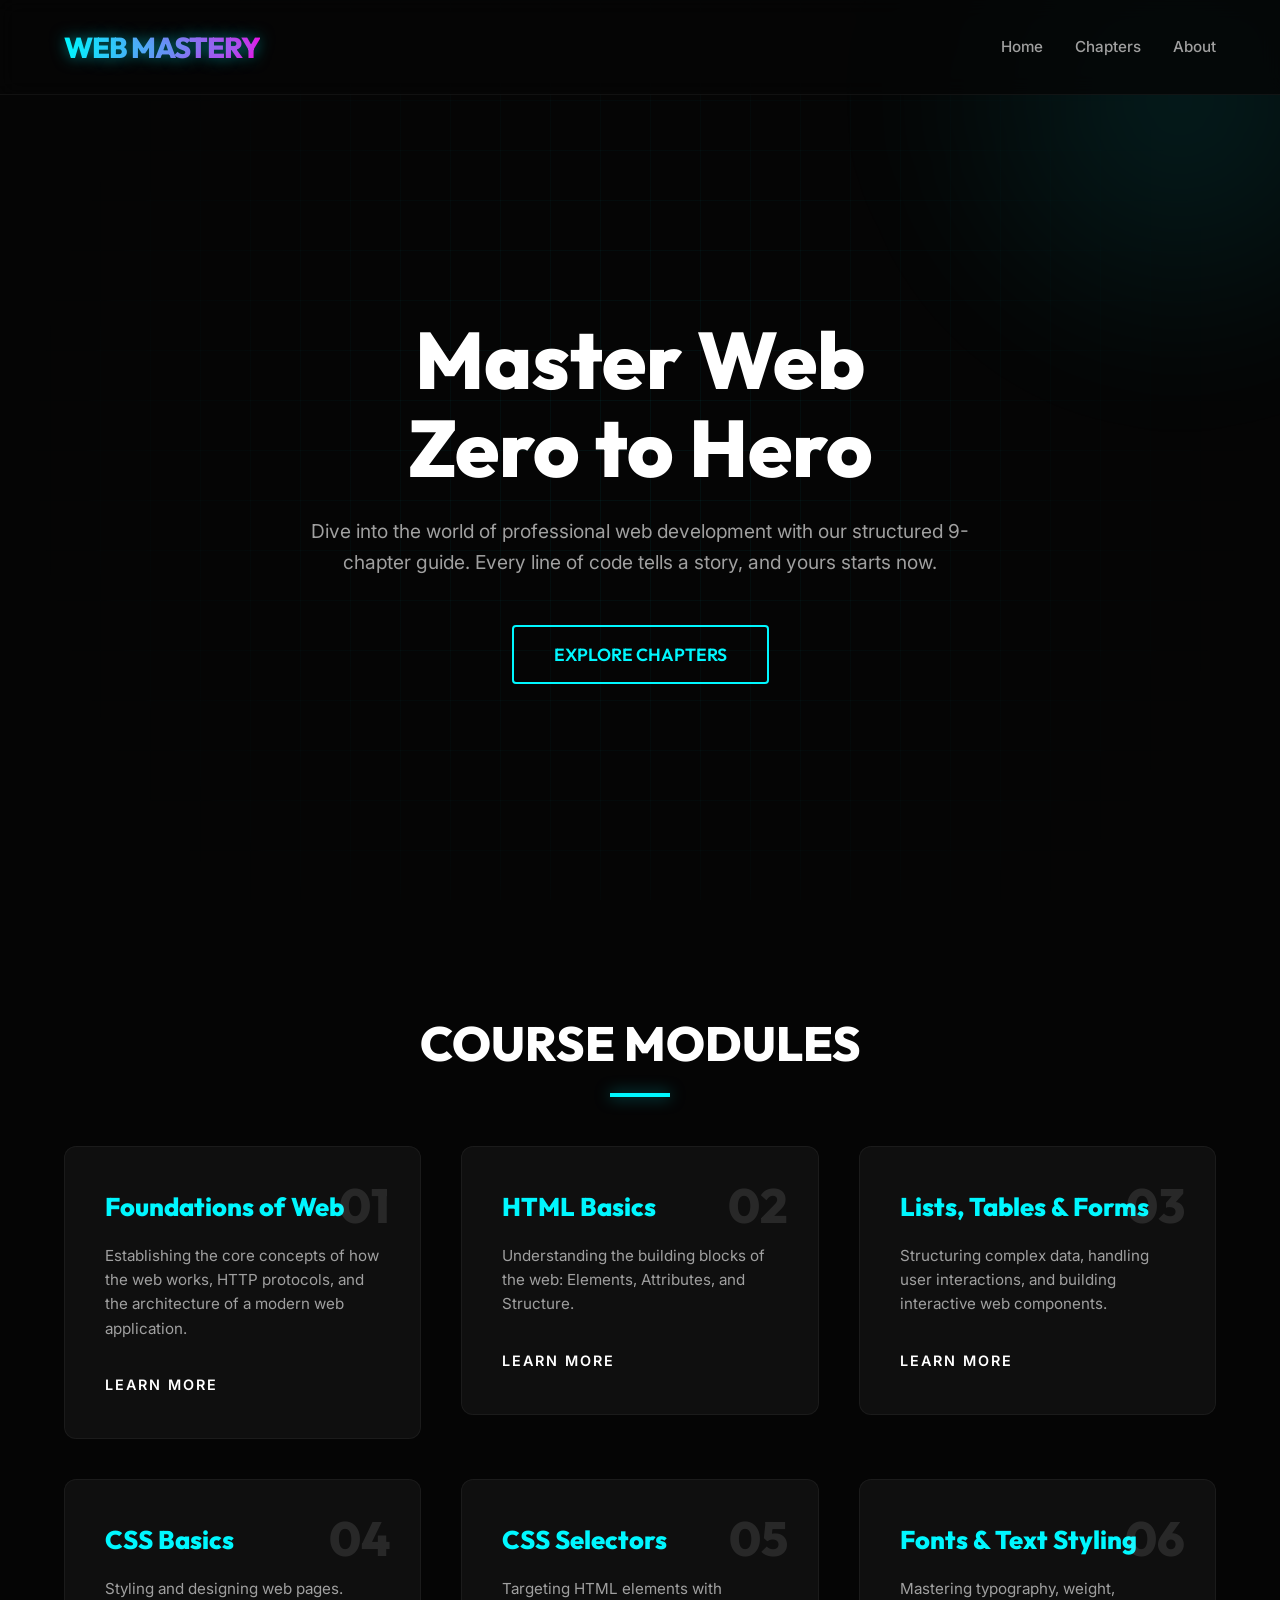
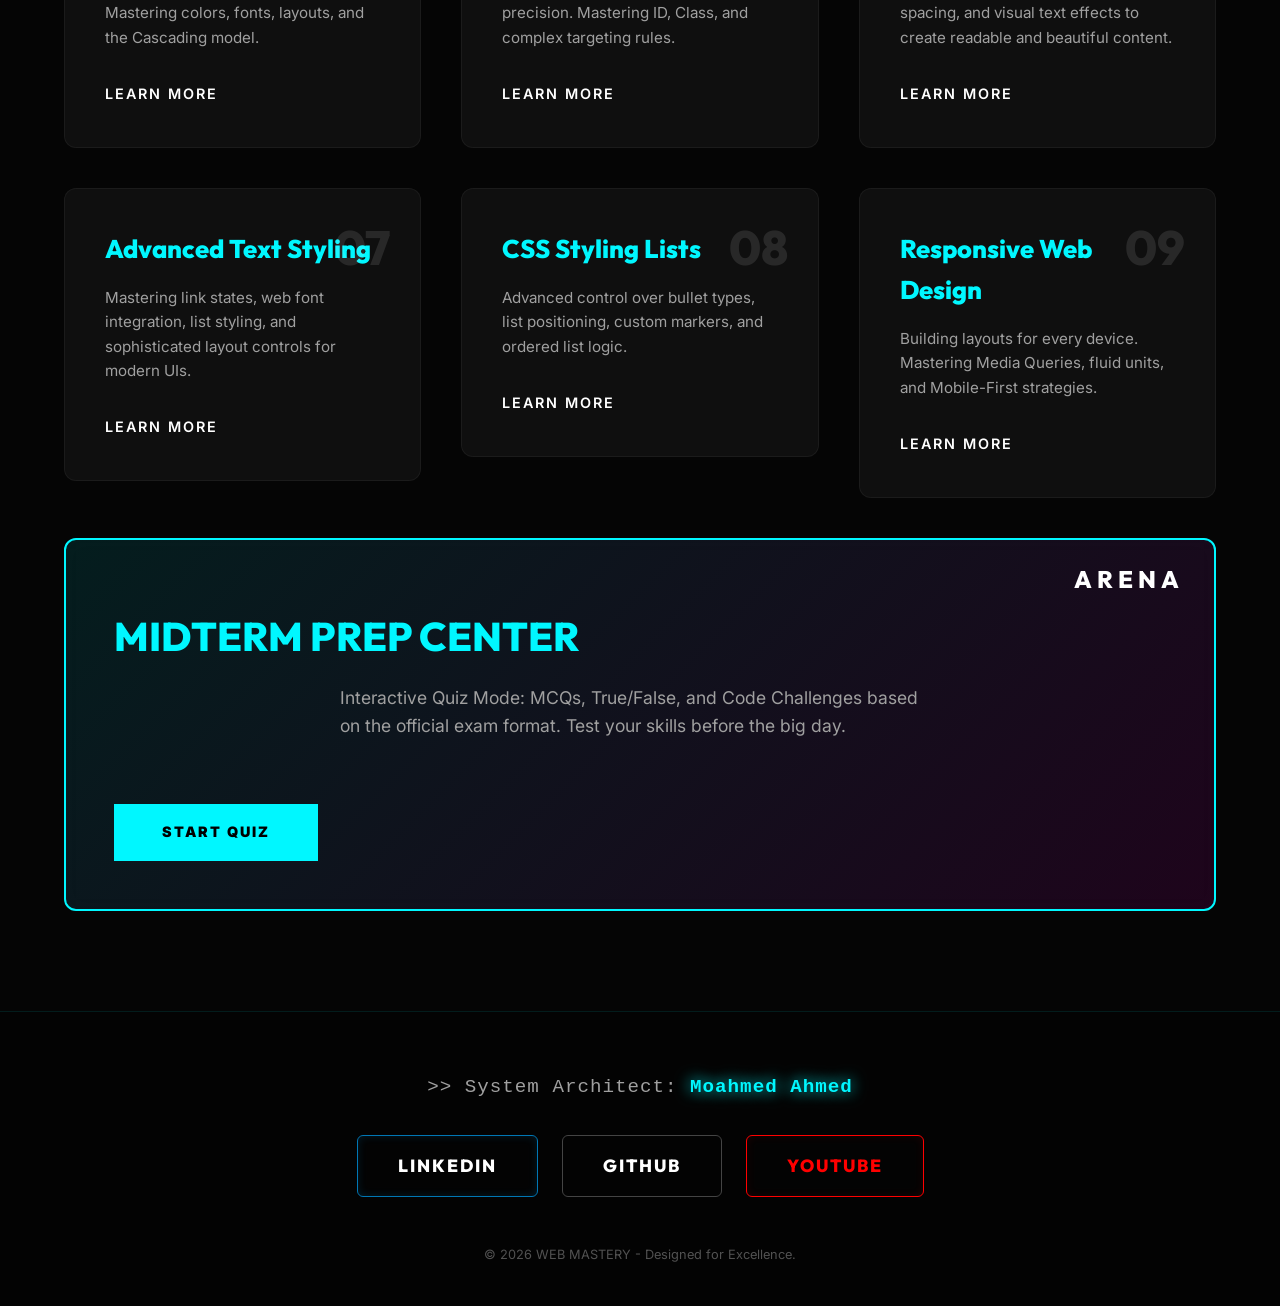
<file: index.html>
<!DOCTYPE html>
<html lang="en">
<head>
    <meta charset="UTF-8">
    <meta name="viewport" content="width=device-width, initial-scale=1.0">
    <title>Master Web | Zero to Hero</title>
    <meta name="description" content="A premium interactive guide to mastering Web Development. Covering 9 essential chapters with a futuristic, cyber-inspired interface.">
    <link rel="stylesheet" href="styles.css">
</head>
<body>
    <div class="bg-grid"></div>
    <div class="bg-noise"></div>
    <div class="bg-glow"></div>

    <nav>
        <div class="logo">WEB MASTERY</div>
        <ul class="nav-links">
            <li><a href="#home">Home</a></li>
            <li><a href="#chapters">Chapters</a></li>
            <li><a href="#about">About</a></li>
        </ul>
    </nav>

    <header class="hero" id="home">
        <h1>Master Web<br><span class="accent">Zero</span> to Hero</h1>
        <p>Dive into the world of professional web development with our structured 9-chapter guide. Every line of code tells a story, and yours starts now.</p>
        <button class="btn-primary" onclick="document.getElementById('chapters').scrollIntoView({behavior: 'smooth'})">EXPLORE CHAPTERS</button>
    </header>

    <section class="chapters" id="chapters">
        <h2 class="section-title">COURSE MODULES</h2>
        <div class="grid">
            <!-- Chapter 1 -->
            <a href="chapter1.html" class="card-link">
                <div class="card">
                    <div class="card-num">01</div>
                    <h3>Foundations of Web</h3>
                    <p>Establishing the core concepts of how the web works, HTTP protocols, and the architecture of a modern web application.</p>
                    <div class="explore-btn">LEARN MORE</div>
                </div>
            </a>
            <!-- Chapter 2 -->
            <a href="chapter2.html" class="card-link">
                <div class="card">
                    <div class="card-num">02</div>
                    <h3>HTML Basics</h3>
                    <p>Understanding the building blocks of the web: Elements, Attributes, and Structure.</p>
                    <div class="explore-btn">LEARN MORE</div>
                </div>
            </a>
            <!-- Chapter 3 -->
            <a href="chapter3.html" class="card-link">
                <div class="card">
                    <div class="card-num">03</div>
                    <h3>Lists, Tables & Forms</h3>
                    <p>Structuring complex data, handling user interactions, and building interactive web components.</p>
                    <div class="explore-btn">LEARN MORE</div>
                </div>
            </a>
            <!-- Chapter 4 -->
            <a href="chapter4.html" class="card-link">
                <div class="card">
                    <div class="card-num">04</div>
                    <h3>CSS Basics</h3>
                    <p>Styling and designing web pages. Mastering colors, fonts, layouts, and the Cascading model.</p>
                    <div class="explore-btn">LEARN MORE</div>
                </div>
            </a>
            <!-- Chapter 5 -->
            <a href="chapter5.html" class="card-link">
                <div class="card">
                    <div class="card-num">05</div>
                    <h3>CSS Selectors</h3>
                    <p>Targeting HTML elements with precision. Mastering ID, Class, and complex targeting rules.</p>
                    <div class="explore-btn">LEARN MORE</div>
                </div>
            </a>
            <!-- Chapter 6 -->
            <a href="chapter6.html" class="card-link">
                <div class="card">
                    <div class="card-num">06</div>
                    <h3>Fonts & Text Styling</h3>
                    <p>Mastering typography, weight, spacing, and visual text effects to create readable and beautiful content.</p>
                    <div class="explore-btn">LEARN MORE</div>
                </div>
            </a>
            <!-- Chapter 7 -->
            <a href="chapter7.html" class="card-link">
                <div class="card">
                    <div class="card-num">07</div>
                    <h3>Advanced Text Styling</h3>
                    <p>Mastering link states, web font integration, list styling, and sophisticated layout controls for modern UIs.</p>
                    <div class="explore-btn">LEARN MORE</div>
                </div>
            </a>
            <!-- Chapter 8 -->
            <a href="chapter8.html" class="card-link">
                <div class="card">
                    <div class="card-num">08</div>
                    <h3>CSS Styling Lists</h3>
                    <p>Advanced control over bullet types, list positioning, custom markers, and ordered list logic.</p>
                    <div class="explore-btn">LEARN MORE</div>
                </div>
            </a>
            <!-- Chapter 9 -->
            <a href="chapter9.html" class="card-link">
                <div class="card">
                    <div class="card-num">09</div>
                    <h3>Responsive Web Design</h3>
                    <p>Building layouts for every device. Mastering Media Queries, fluid units, and Mobile-First strategies.</p>
                    <div class="explore-btn">LEARN MORE</div>
                </div>
            </a>
            <!-- PRACTICE ARENA -->
            <a href="practice.html" class="card-link" style="grid-column: 1 / -1;">
                <div class="card" style="background: linear-gradient(135deg, rgba(0, 247, 255, 0.1), rgba(255, 0, 229, 0.1)); border: 2px solid var(--primary); padding: 3rem;">
                    <div class="card-num" style="opacity: 1; font-size: 1.5rem; letter-spacing: 5px;">ARENA</div>
                    <h3 style="font-size: 2.5rem; margin: 1rem 0;">MIDTERM PREP CENTER</h3>
                    <p style="font-size: 1.1rem; max-width: 600px; margin: 0 auto 2rem;">Interactive Quiz Mode: MCQs, True/False, and Code Challenges based on the official exam format. Test your skills before the big day.</p>
                    <div class="explore-btn" style="background: var(--primary); color: #000; font-weight: 900; padding: 1rem 3rem;">START QUIZ</div>
                </div>
            </a>
        </div>
    </section>

    <footer class="social-footer">
        <div class="architect-info">
            &gt;&gt; System Architect: <span class="architect-name">Moahmed Ahmed</span>
        </div>
        <div class="social-btns">
            <a href="https://www.linkedin.com/in/moahmed-ahmed-02523532b?utm_source=share&utm_campaign=share_via&utm_content=profile&utm_medium=android_app" target="_blank" class="social-btn linkedin">Linkedin</a>
            <a href="https://github.com/supermohamed55555-hash" target="_blank" class="social-btn github">Github</a>
            <a href="https://youtube.com/@moahmedahmed9619?si=KhrSEPUL35puGBmr" target="_blank" class="social-btn youtube">Youtube</a>
        </div>
        <p class="copyright" style="margin-top: 3rem; opacity: 0.5; font-size: 0.8rem;">&copy; 2026 WEB MASTERY - Designed for Excellence.</p>
    </footer>


    <script src="script.js"></script>
</body>
</html>
</file>
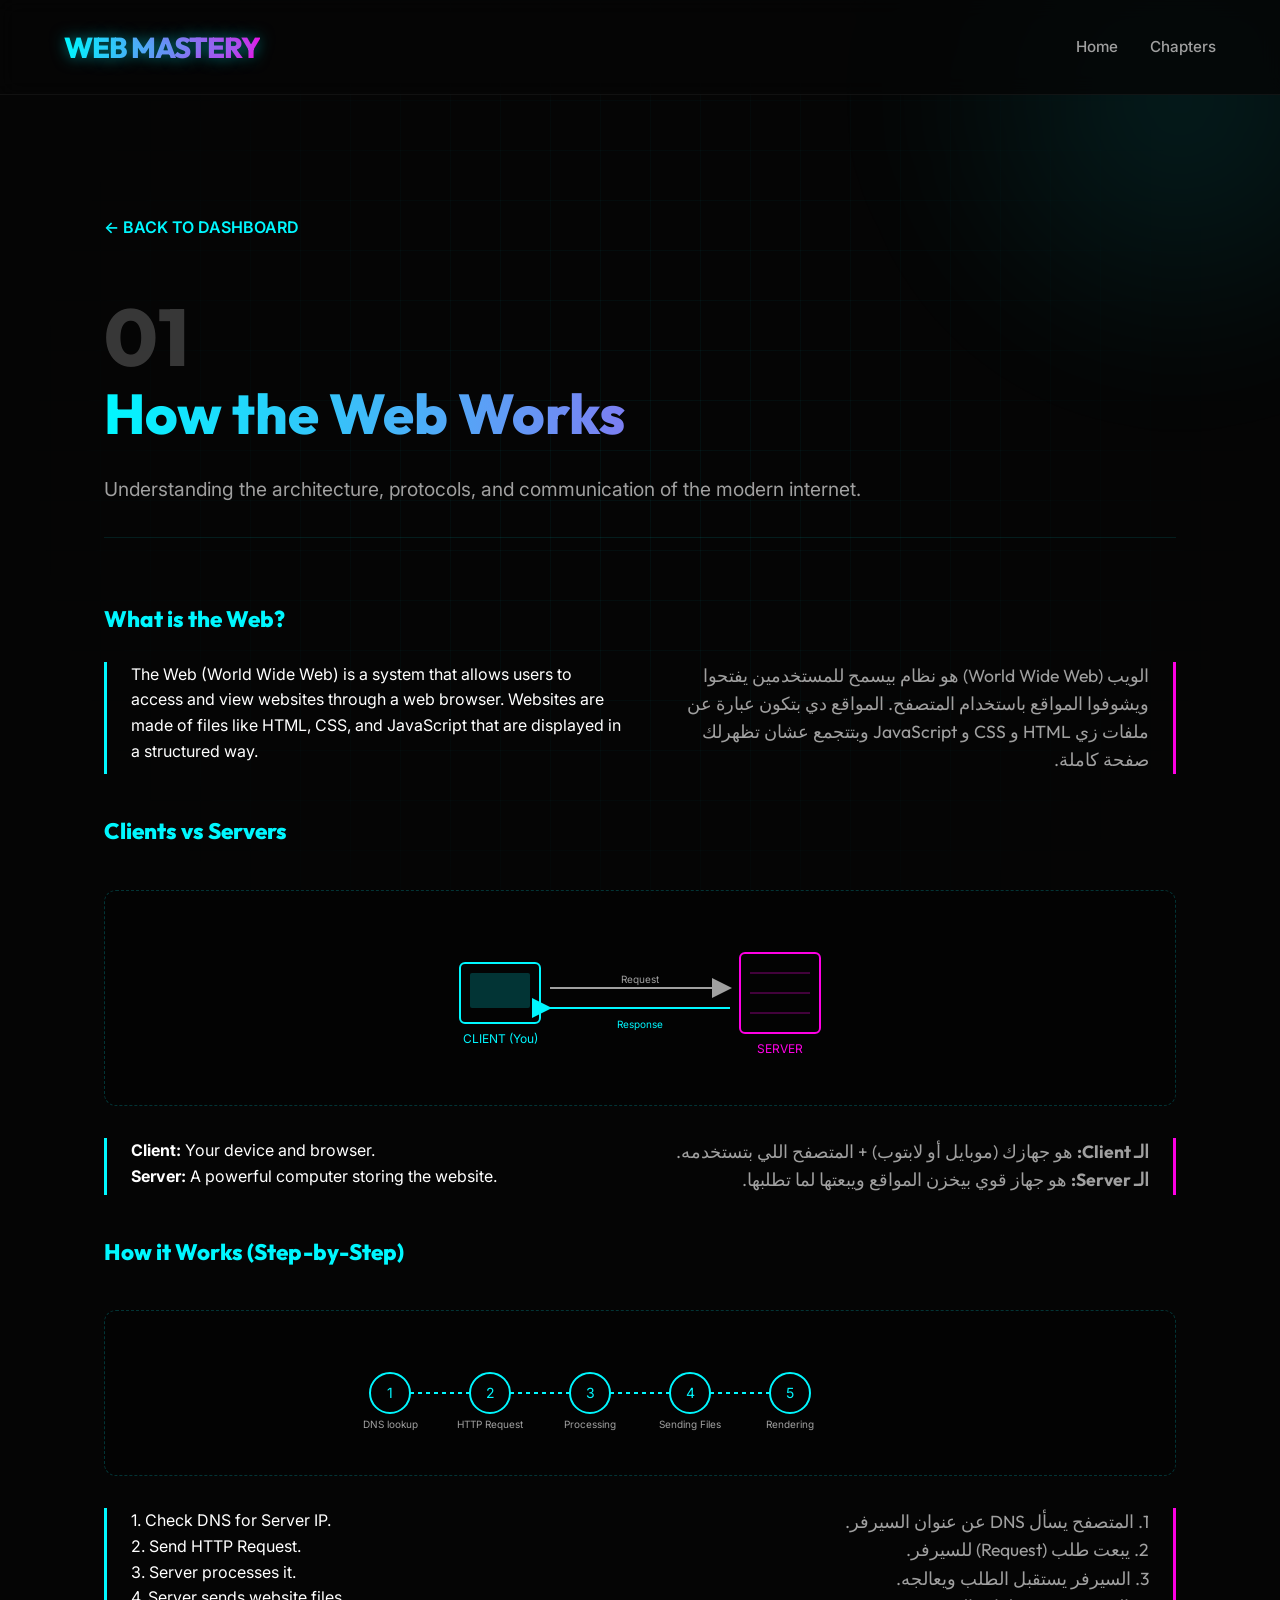
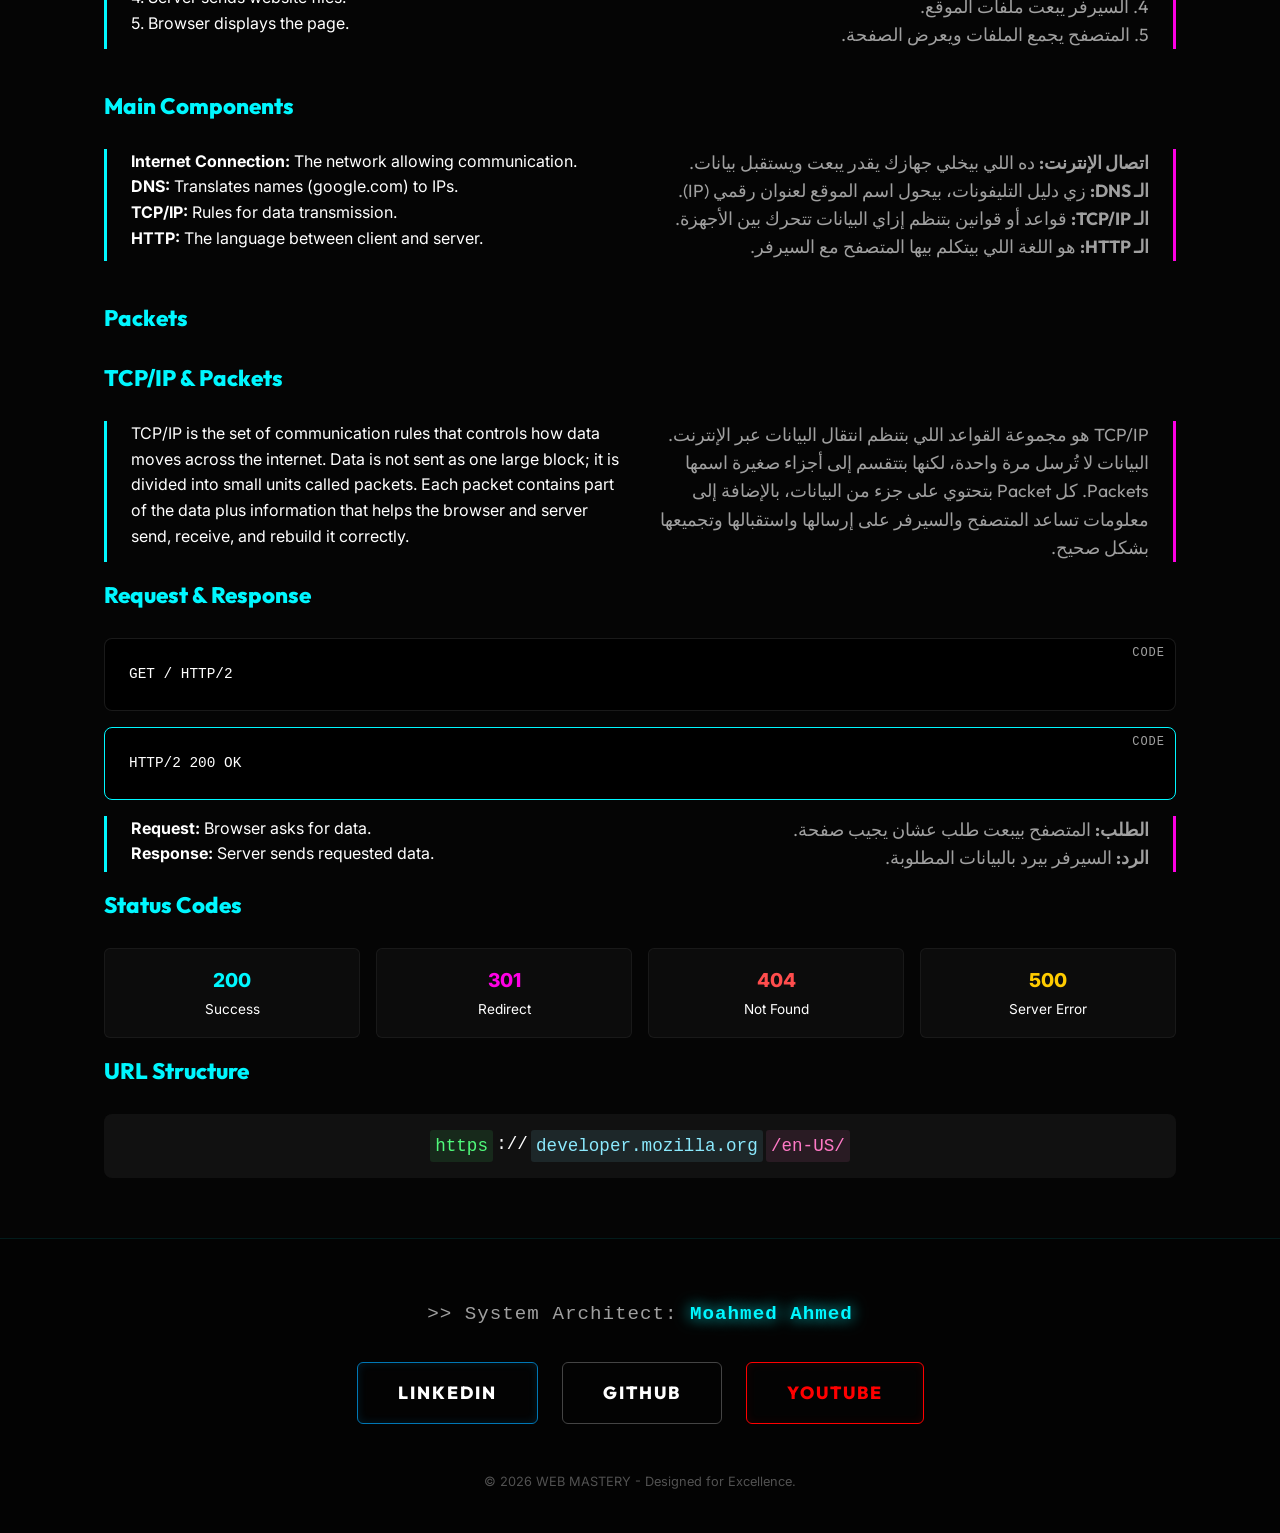
<file: chapter1.html>
<!DOCTYPE html>
<html lang="en">
<head>
    <meta charset="UTF-8">
    <meta name="viewport" content="width=device-width, initial-scale=1.0">
    <title>Chapter 1: How the Web Works | Master Web</title>
    <link rel="stylesheet" href="styles.css">
    <style>
        .chapter-page {
            padding: 120px 5% 60px;
            max-width: 1200px;
            margin: 0 auto;
        }
        .back-link {
            display: inline-flex;
            align-items: center;
            gap: 0.5rem;
            color: var(--primary);
            text-decoration: none;
            font-weight: 600;
            margin-bottom: 2rem;
            transition: var(--transition);
        }
        .back-link:hover {
            transform: translateX(-5px);
            text-shadow: var(--neon-glow);
        }
        .chapter-header {
            margin-bottom: 4rem;
            border-bottom: 1px solid rgba(0, 247, 255, 0.1);
            padding-bottom: 2rem;
        }
        .chapter-header h1 {
            font-size: 3.5rem;
            margin-bottom: 1rem;
            background: linear-gradient(to right, var(--primary), var(--secondary));
            -webkit-background-clip: text;
            background-clip: text;
            -webkit-text-fill-color: transparent;
        }
        .chapter-header p {
            color: var(--text-dim);
            font-size: 1.2rem;
        }
        /* Override modal scroll for full page */
        .chapter-content {
            overflow: visible;
        }
    </style>
</head>
<body>
    <div class="bg-grid"></div>
    <div class="bg-noise"></div>
    <div class="bg-glow"></div>

    <nav>
        <div class="logo">WEB MASTERY</div>
        <ul class="nav-links">
            <li><a href="index.html#home">Home</a></li>
            <li><a href="index.html#chapters">Chapters</a></li>
        </ul>
    </nav>

    <main class="chapter-page">
        <a href="index.html#chapters" class="back-link">← BACK TO DASHBOARD</a>
        
        <header class="chapter-header">
            <div class="card-num" style="position: static; opacity: 0.2; font-size: 5rem; margin-bottom: -2rem;">01</div>
            <h1>How the Web Works</h1>
            <p>Understanding the architecture, protocols, and communication of the modern internet.</p>
        </header>

        <div class="chapter-content">
            <!-- Section 1: What is the Web? -->
            <div class="section-block">
                <h4 class="section-subtitle">What is the Web?</h4>
                <div class="bilingual-block">
                    <div class="lang-en">
                        The Web (World Wide Web) is a system that allows users to access and view websites through a web browser. Websites are made of files like HTML, CSS, and JavaScript that are displayed in a structured way.
                    </div>
                    <div class="lang-ar">
                        الويب (World Wide Web) هو نظام بيسمح للمستخدمين يفتحوا ويشوفوا المواقع باستخدام المتصفح. المواقع دي بتكون عبارة عن ملفات زي HTML و CSS و JavaScript وبتتجمع عشان تظهرلك صفحة كاملة.
                    </div>
                </div>
            </div>

            <!-- Section 2: Clients vs Servers -->
            <div class="section-block">
                <h4 class="section-subtitle">Clients vs Servers</h4>
                <div class="diagram-container">
                    <svg width="400" height="150" viewBox="0 0 400 150">
                        <!-- Client -->
                        <rect x="20" y="40" width="80" height="60" rx="5" fill="none" stroke="var(--primary)" stroke-width="2" />
                        <rect x="30" y="50" width="60" height="35" rx="2" fill="var(--primary)" opacity="0.2" />
                        <text x="60" y="120" fill="var(--primary)" font-size="12" text-anchor="middle">CLIENT (You)</text>
                        
                        <!-- Arrows -->
                        <path d="M 110 65 L 290 65" stroke="var(--text-dim)" stroke-width="2" fill="none" marker-end="url(#arrow)" />
                        <path d="M 290 85 L 110 85" stroke="var(--primary)" stroke-width="2" fill="none" marker-end="url(#arrow-primary)" />
                        <text x="200" y="60" fill="var(--text-dim)" font-size="10" text-anchor="middle">Request</text>
                        <text x="200" y="105" fill="var(--primary)" font-size="10" text-anchor="middle">Response</text>

                        <!-- Server -->
                        <rect x="300" y="30" width="80" height="80" rx="5" fill="none" stroke="var(--secondary)" stroke-width="2" />
                        <line x1="310" y1="50" x2="370" y2="50" stroke="var(--secondary)" opacity="0.5" />
                        <line x1="310" y1="70" x2="370" y2="70" stroke="var(--secondary)" opacity="0.5" />
                        <line x1="310" y1="90" x2="370" y2="90" stroke="var(--secondary)" opacity="0.5" />
                        <text x="340" y="130" fill="var(--secondary)" font-size="12" text-anchor="middle">SERVER</text>

                        <defs>
                            <marker id="arrow" markerWidth="10" markerHeight="10" refX="9" refY="5" orientation="auto">
                                <path d="M0,0 L0,10 L10,5 Z" fill="var(--text-dim)" />
                            </marker>
                            <marker id="arrow-primary" markerWidth="10" markerHeight="10" refX="9" refY="5" orientation="auto">
                                <path d="M0,0 L0,10 L10,5 Z" fill="var(--primary)" />
                            </marker>
                        </defs>
                    </svg>
                </div>
                <div class="bilingual-block">
                    <div class="lang-en">
                        <strong>Client:</strong> Your device and browser. <br>
                        <strong>Server:</strong> A powerful computer storing the website.
                    </div>
                    <div class="lang-ar">
                        <strong>الـ Client:</strong> هو جهازك (موبايل أو لابتوب) + المتصفح اللي بتستخدمه. <br>
                        <strong>الـ Server:</strong> هو جهاز قوي بيخزن المواقع ويبعتها لما تطلبها.
                    </div>
                </div>
            </div>

            <!-- Section 3: How it Works (Flow) -->
            <div class="section-block">
                <h4 class="section-subtitle">How it Works (Step-by-Step)</h4>
                <div class="diagram-container">
                    <svg width="600" height="100" viewBox="0 0 600 100">
                        <!-- Steps circles -->
                        <circle cx="50" cy="50" r="20" fill="none" stroke="var(--primary)" stroke-width="2" />
                        <text x="50" y="55" fill="var(--primary)" font-size="14" text-anchor="middle">1</text>
                        
                        <line x1="70" y1="50" x2="130" y2="50" stroke="var(--primary)" stroke-width="2" stroke-dasharray="4" />
                        
                        <circle cx="150" cy="50" r="20" fill="none" stroke="var(--primary)" stroke-width="2" />
                        <text x="150" y="55" fill="var(--primary)" font-size="14" text-anchor="middle">2</text>
                        
                        <line x1="170" y1="50" x2="230" y2="50" stroke="var(--primary)" stroke-width="2" stroke-dasharray="4" />
                        
                        <circle cx="250" cy="50" r="20" fill="none" stroke="var(--primary)" stroke-width="2" />
                        <text x="250" y="55" fill="var(--primary)" font-size="14" text-anchor="middle">3</text>
                        
                        <line x1="270" y1="50" x2="330" y2="50" stroke="var(--primary)" stroke-width="2" stroke-dasharray="4" />

                        <circle cx="350" cy="50" r="20" fill="none" stroke="var(--primary)" stroke-width="2" />
                        <text x="350" y="55" fill="var(--primary)" font-size="14" text-anchor="middle">4</text>

                        <line x1="370" y1="50" x2="430" y2="50" stroke="var(--primary)" stroke-width="2" stroke-dasharray="4" />

                        <circle cx="450" cy="50" r="20" fill="none" stroke="var(--primary)" stroke-width="2" />
                        <text x="450" y="55" fill="var(--primary)" font-size="14" text-anchor="middle">5</text>
                        
                        <!-- Labels -->
                        <text x="50" y="85" fill="var(--text-dim)" font-size="10" text-anchor="middle">DNS lookup</text>
                        <text x="150" y="85" fill="var(--text-dim)" font-size="10" text-anchor="middle">HTTP Request</text>
                        <text x="250" y="85" fill="var(--text-dim)" font-size="10" text-anchor="middle">Processing</text>
                        <text x="350" y="85" fill="var(--text-dim)" font-size="10" text-anchor="middle">Sending Files</text>
                        <text x="450" y="85" fill="var(--text-dim)" font-size="10" text-anchor="middle">Rendering</text>
                    </svg>
                </div>
                <div class="bilingual-block">
                    <div class="lang-en">
                        1. Check DNS for Server IP. <br>
                        2. Send HTTP Request. <br>
                        3. Server processes it. <br>
                        4. Server sends website files. <br>
                        5. Browser displays the page.
                    </div>
                    <div class="lang-ar">
                        1. المتصفح يسأل DNS عن عنوان السيرفر. <br>
                        2. يبعت طلب (Request) للسيرفر. <br>
                        3. السيرفر يستقبل الطلب ويعالجه. <br>
                        4. السيرفر يبعت ملفات الموقع. <br>
                        5. المتصفح يجمع الملفات ويعرض الصفحة.
                    </div>
                </div>
            </div>

            <!-- Section 4: Components -->
            <div class="section-block">
                <h4 class="section-subtitle">Main Components</h4>
                <div class="bilingual-block">
                    <div class="lang-en">
                        <strong>Internet Connection:</strong> The network allowing communication. <br>
                        <strong>DNS:</strong> Translates names (google.com) to IPs. <br>
                        <strong>TCP/IP:</strong> Rules for data transmission. <br>
                        <strong>HTTP:</strong> The language between client and server.
                    </div>
                    <div class="lang-ar">
                        <strong>اتصال الإنترنت:</strong> ده اللي بيخلي جهازك يقدر يبعت ويستقبل بيانات. <br>
                        <strong>الـ DNS:</strong> زي دليل التليفونات، بيحول اسم الموقع لعنوان رقمي (IP). <br>
                        <strong>الـ TCP/IP:</strong> قواعد أو قوانين بتنظم إزاي البيانات تتحرك بين الأجهزة. <br>
                        <strong>الـ HTTP:</strong> هو اللغة اللي بيتكلم بيها المتصفح مع السيرفر.
                    </div>
                </div>
            </div>

            <!-- Section 5: Packets -->
            <div class="section-block">
                <h4 class="section-subtitle">Packets</h4>
            <!-- Section 5: TCP/IP & Packets -->
            <div class="section-block">
                <h4 class="section-subtitle">TCP/IP & Packets</h4>
                <div class="bilingual-block">
                    <div class="lang-en">
                        TCP/IP is the set of communication rules that controls how data moves across the internet. Data is not sent as one large block; it is divided into small units called packets. Each packet contains part of the data plus information that helps the browser and server send, receive, and rebuild it correctly.
                    </div>
                    <div class="lang-ar">
                        TCP/IP هو مجموعة القواعد اللي بتنظم انتقال البيانات عبر الإنترنت. البيانات لا تُرسل مرة واحدة، لكنها بتتقسم إلى أجزاء صغيرة اسمها Packets. كل Packet بتحتوي على جزء من البيانات، بالإضافة إلى معلومات تساعد المتصفح والسيرفر على إرسالها واستقبالها وتجميعها بشكل صحيح.
                    </div>
                </div>
            </div>

            <!-- Section 6: Request/Response -->
            <div class="section-block">
                <h4 class="section-subtitle">Request & Response</h4>
                <div class="code-block">GET / HTTP/2</div>
                <div class="code-block" style="border-color: var(--primary);">HTTP/2 200 OK</div>
                <div class="bilingual-block">
                    <div class="lang-en">
                        <strong>Request:</strong> Browser asks for data. <br>
                        <strong>Response:</strong> Server sends requested data.
                    </div>
                    <div class="lang-ar">
                        <strong>الطلب:</strong> المتصفح بيبعت طلب عشان يجيب صفحة. <br>
                        <strong>الرد:</strong> السيرفر بيرد بالبيانات المطلوبة.
                    </div>
                </div>
            </div>

            <!-- Section 7: Status Codes -->
            <div class="section-block">
                <h4 class="section-subtitle">Status Codes</h4>
                <div class="status-grid">
                    <div class="status-item"><span class="status-code">200</span><span class="status-label">Success</span></div>
                    <div class="status-item"><span class="status-code" style="color: var(--secondary)">301</span><span class="status-label">Redirect</span></div>
                    <div class="status-item"><span class="status-code" style="color: #ff4d4d">404</span><span class="status-label">Not Found</span></div>
                    <div class="status-item"><span class="status-code" style="color: #ffcc00">500</span><span class="status-label">Server Error</span></div>
                </div>
            </div>

            <!-- Section 8: URL Structure -->
            <div class="section-block">
                <h4 class="section-subtitle">URL Structure</h4>
                <div class="url-box">
                    <span class="url-part url-proto">https</span>
                    <span>://</span>
                    <span class="url-part url-domain">developer.mozilla.org</span>
                    <span class="url-part url-path">/en-US/</span>
                </div>
            </div>
        </div>
    </main>

    <footer class="social-footer">
        <div class="architect-info">
            &gt;&gt; System Architect: <span class="architect-name">Moahmed Ahmed</span>
        </div>
        <div class="social-btns">
            <a href="https://www.linkedin.com/in/moahmed-ahmed-02523532b?utm_source=share&utm_campaign=share_via&utm_content=profile&utm_medium=android_app" target="_blank" class="social-btn linkedin">Linkedin</a>
            <a href="https://github.com/supermohamed55555-hash" target="_blank" class="social-btn github">Github</a>
            <a href="https://youtube.com/@moahmedahmed9619?si=KhrSEPUL35puGBmr" target="_blank" class="social-btn youtube">Youtube</a>
        </div>
        <p class="copyright" style="margin-top: 3rem; opacity: 0.5; font-size: 0.8rem;">&copy; 2026 WEB MASTERY - Designed for Excellence.</p>
    </footer>

    <script src="script.js"></script>
</body>
</html>
</file>
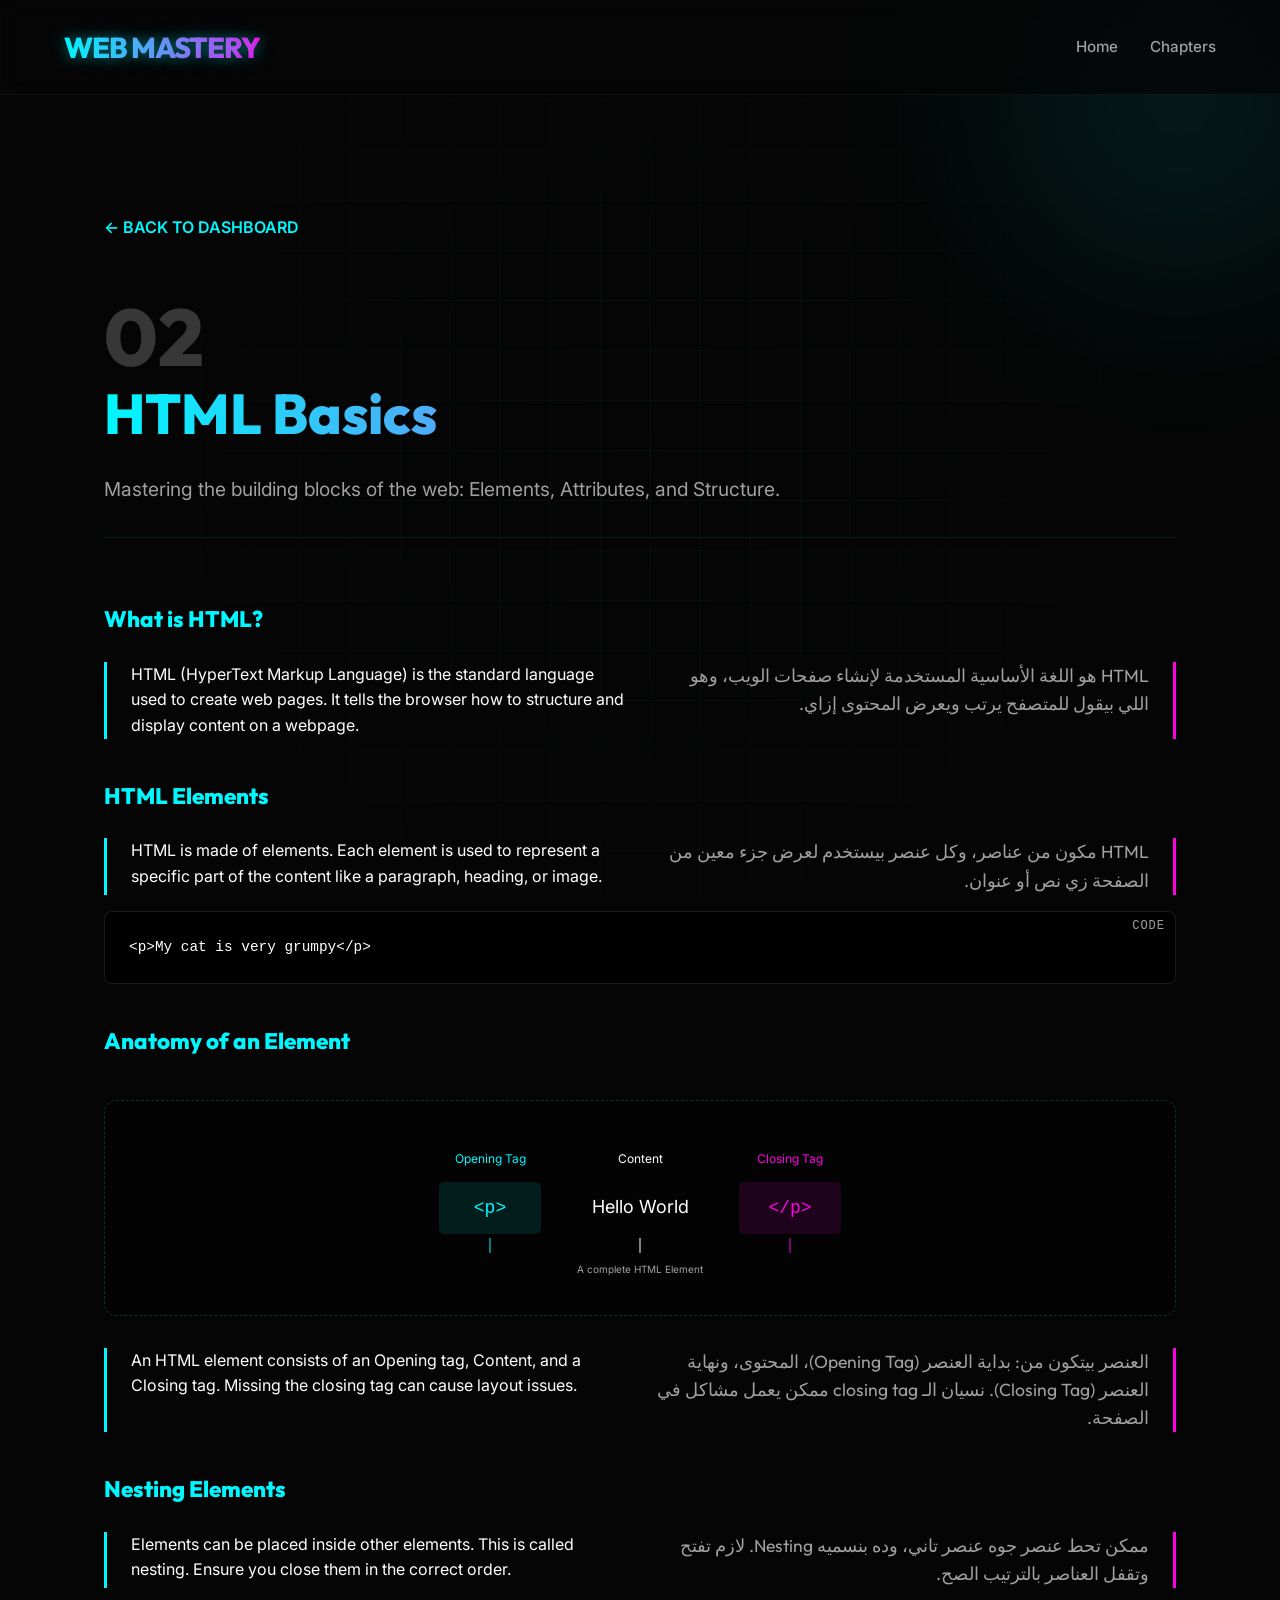
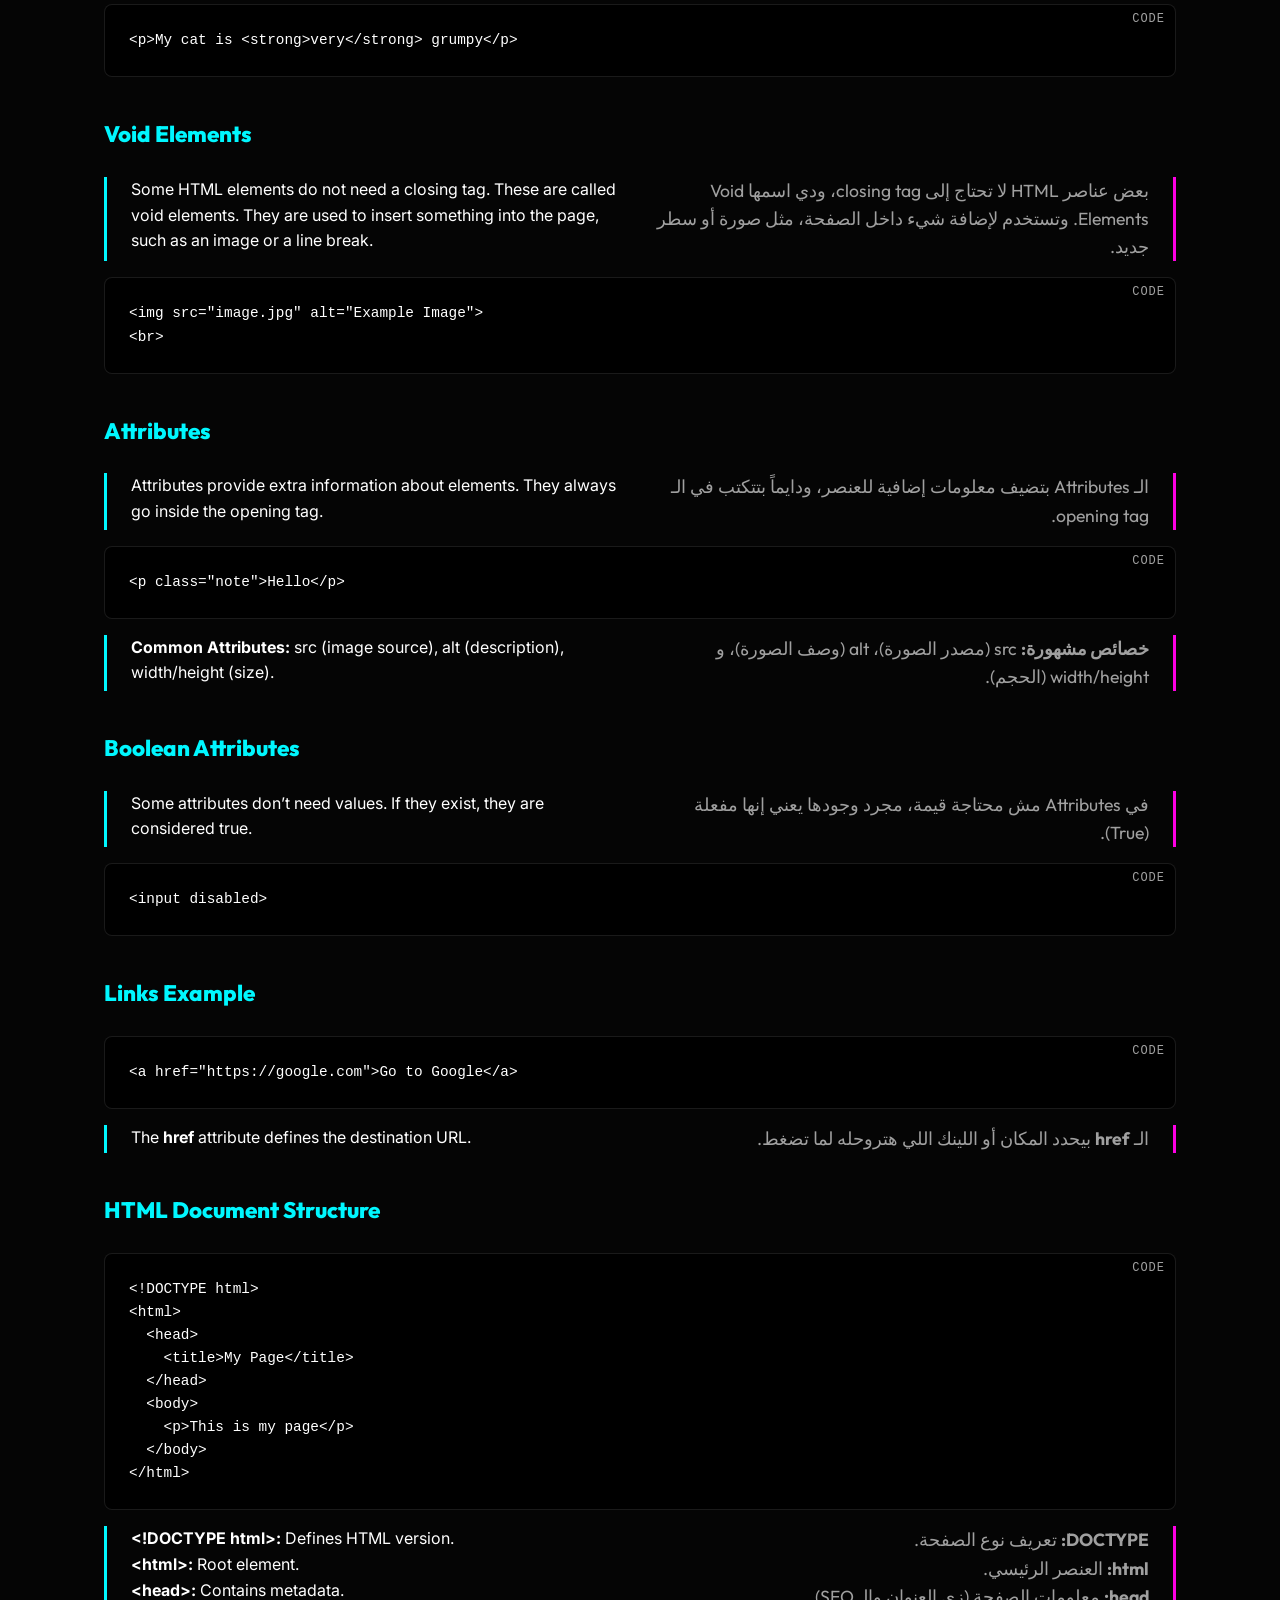
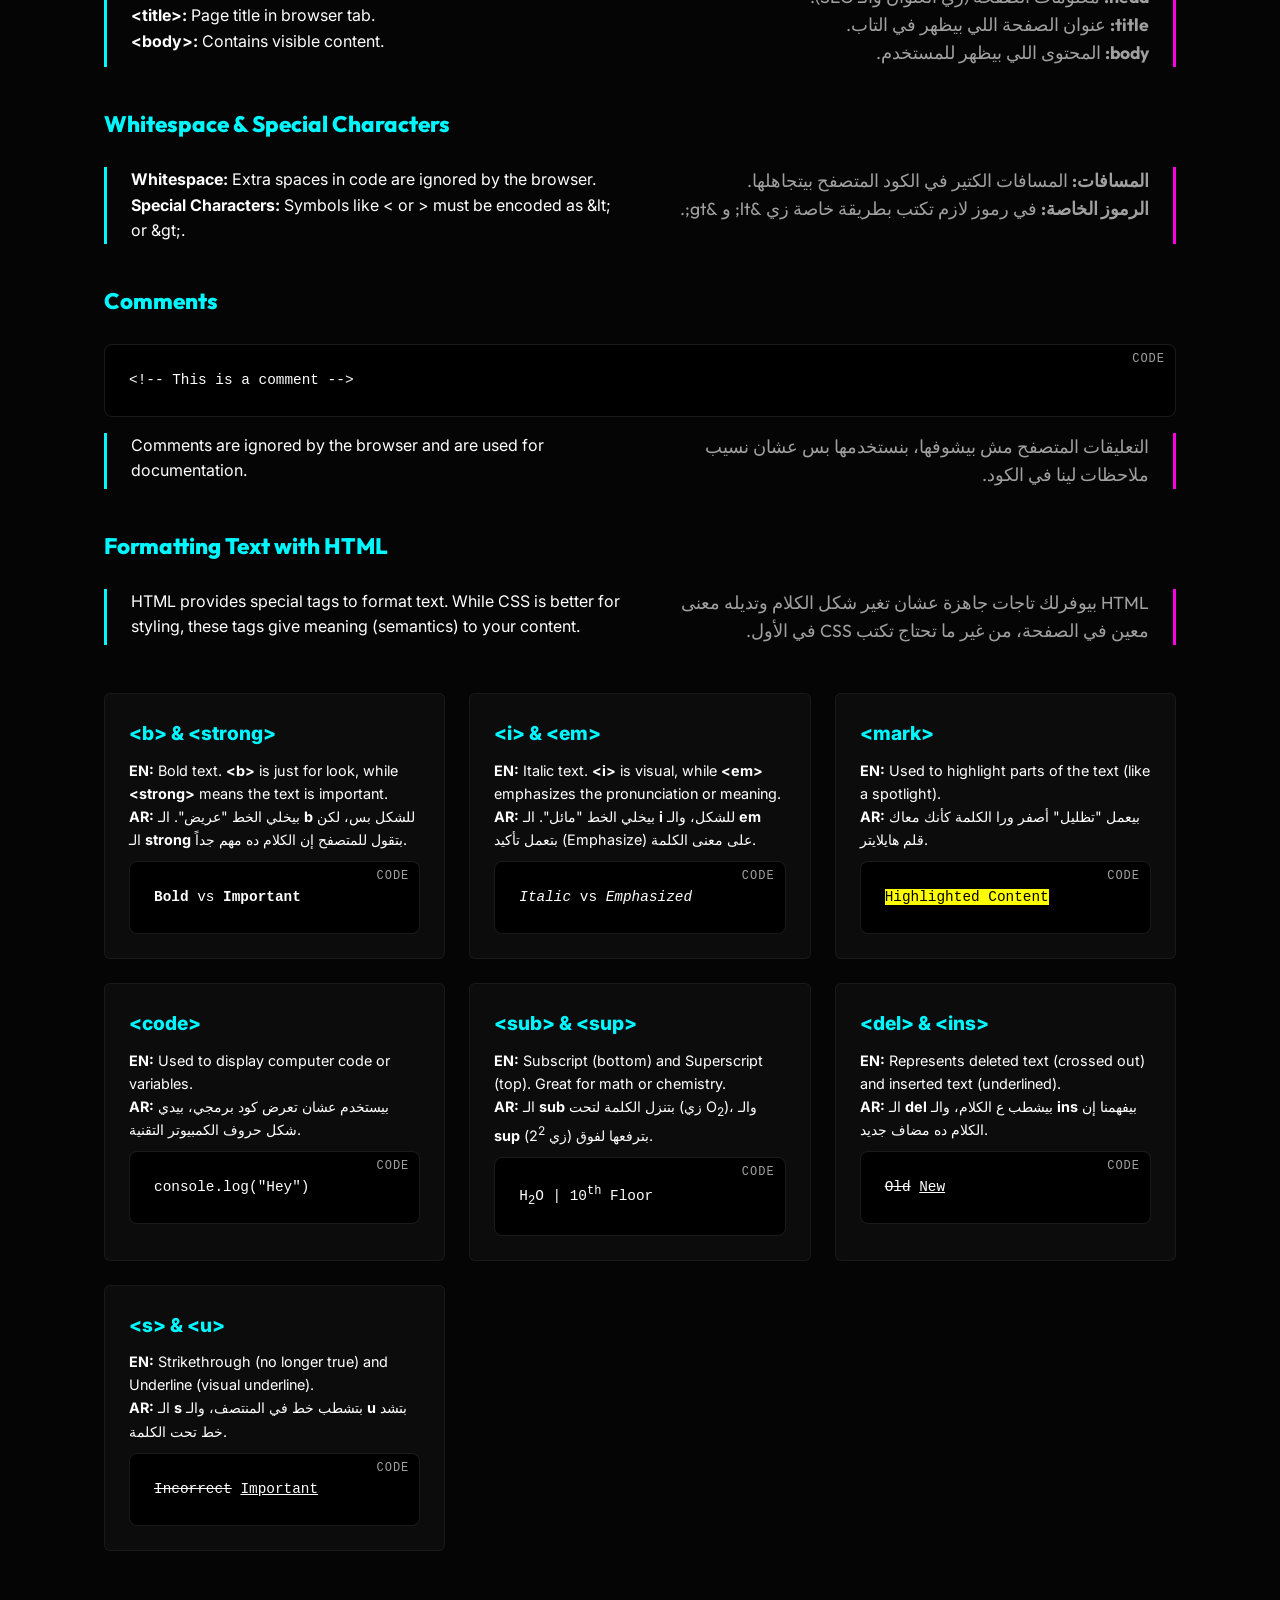
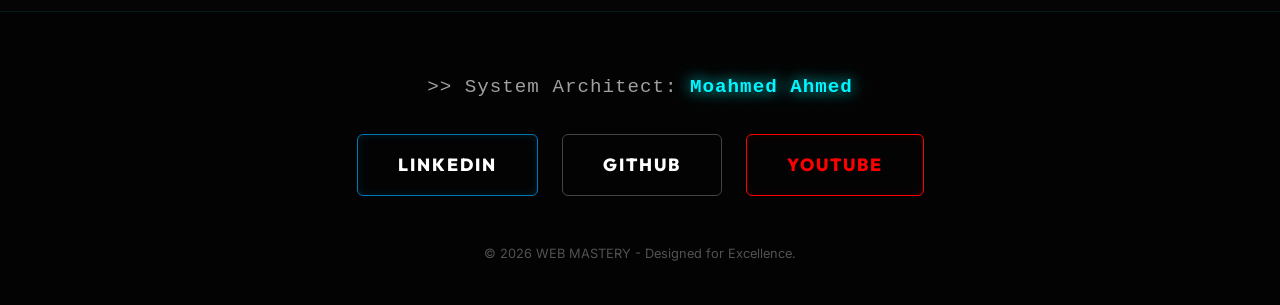
<file: chapter2.html>
<!DOCTYPE html>
<html lang="en">
<head>
    <meta charset="UTF-8">
    <meta name="viewport" content="width=device-width, initial-scale=1.0">
    <title>Chapter 2: HTML Basics | Master Web</title>
    <link rel="stylesheet" href="styles.css">
    <style>
        .chapter-page {
            padding: 120px 5% 60px;
            max-width: 1200px;
            margin: 0 auto;
        }
        .back-link {
            display: inline-flex;
            align-items: center;
            gap: 0.5rem;
            color: var(--primary);
            text-decoration: none;
            font-weight: 600;
            margin-bottom: 2rem;
            transition: var(--transition);
        }
        .back-link:hover {
            transform: translateX(-5px);
            text-shadow: var(--neon-glow);
        }
        .chapter-header {
            margin-bottom: 4rem;
            border-bottom: 1px solid rgba(0, 247, 255, 0.1);
            padding-bottom: 2rem;
        }
        .chapter-header h1 {
            font-size: 3.5rem;
            margin-bottom: 1rem;
            background: linear-gradient(to right, var(--primary), var(--secondary));
            -webkit-background-clip: text;
            background-clip: text;
            -webkit-text-fill-color: transparent;
        }
        .chapter-header p {
            color: var(--text-dim);
            font-size: 1.2rem;
        }
    </style>
</head>
<body>
    <div class="bg-grid"></div>
    <div class="bg-noise"></div>
    <div class="bg-glow"></div>

    <nav>
        <div class="logo">WEB MASTERY</div>
        <ul class="nav-links">
            <li><a href="index.html#home">Home</a></li>
            <li><a href="index.html#chapters">Chapters</a></li>
        </ul>
    </nav>

    <main class="chapter-page">
        <a href="index.html#chapters" class="back-link">← BACK TO DASHBOARD</a>
        
        <header class="chapter-header">
            <div class="card-num" style="position: static; opacity: 0.2; font-size: 5rem; margin-bottom: -2rem;">02</div>
            <h1>HTML Basics</h1>
            <p>Mastering the building blocks of the web: Elements, Attributes, and Structure.</p>
        </header>

        <div class="chapter-content">
            <!-- Section 1: What is HTML? -->
            <div class="section-block">
                <h4 class="section-subtitle">What is HTML?</h4>
                <div class="bilingual-block">
                    <div class="lang-en">
                        HTML (HyperText Markup Language) is the standard language used to create web pages. It tells the browser how to structure and display content on a webpage.
                    </div>
                    <div class="lang-ar">
                        HTML هو اللغة الأساسية المستخدمة لإنشاء صفحات الويب، وهو اللي بيقول للمتصفح يرتب ويعرض المحتوى إزاي.
                    </div>
                </div>
            </div>

            <!-- Section 2: HTML Elements -->
            <div class="section-block">
                <h4 class="section-subtitle">HTML Elements</h4>
                <div class="bilingual-block">
                    <div class="lang-en">
                        HTML is made of elements. Each element is used to represent a specific part of the content like a paragraph, heading, or image.
                    </div>
                    <div class="lang-ar">
                        HTML مكون من عناصر، وكل عنصر بيستخدم لعرض جزء معين من الصفحة زي نص أو عنوان.
                    </div>
                </div>
                <div class="code-block">&lt;p&gt;My cat is very grumpy&lt;/p&gt;</div>
            </div>

            <!-- Section 3: Anatomy of an Element -->
            <div class="section-block">
                <h4 class="section-subtitle">Anatomy of an Element</h4>
                <div class="diagram-container">
                    <svg width="500" height="150" viewBox="0 0 500 150">
                        <!-- Labels -->
                        <text x="100" y="30" fill="var(--primary)" font-size="12" text-anchor="middle">Opening Tag</text>
                        <text x="250" y="30" fill="var(--text-main)" font-size="12" text-anchor="middle">Content</text>
                        <text x="400" y="30" fill="var(--secondary)" font-size="12" text-anchor="middle">Closing Tag</text>

                        <!-- Element visualization -->
                        <rect x="50" y="50" width="100" height="50" rx="4" fill="var(--primary)" opacity="0.1" stroke="var(--primary)" stroke-width="2" />
                        <text x="100" y="80" fill="var(--primary)" font-size="18" text-anchor="middle" font-family="monospace">&lt;p&gt;</text>

                        <text x="250" y="80" fill="var(--text-main)" font-size="18" text-anchor="middle">Hello World</text>

                        <rect x="350" y="50" width="100" height="50" rx="4" fill="var(--secondary)" opacity="0.1" stroke="var(--secondary)" stroke-width="2" />
                        <text x="400" y="80" fill="var(--secondary)" font-size="18" text-anchor="middle" font-family="monospace">&lt;/p&gt;</text>

                        <!-- Arrows -->
                        <path d="M 100 105 L 100 120" stroke="var(--primary)" stroke-width="1" fill="none" />
                        <path d="M 250 105 L 250 120" stroke="var(--text-main)" stroke-width="1" fill="none" />
                        <path d="M 400 105 L 400 120" stroke="var(--secondary)" stroke-width="1" fill="none" />
                        
                        <text x="250" y="140" fill="var(--text-dim)" font-size="10" text-anchor="middle">A complete HTML Element</text>
                    </svg>
                </div>
                <div class="bilingual-block">
                    <div class="lang-en">
                        An HTML element consists of an Opening tag, Content, and a Closing tag. Missing the closing tag can cause layout issues.
                    </div>
                    <div class="lang-ar">
                        العنصر بيتكون من: بداية العنصر (Opening Tag)، المحتوى، ونهاية العنصر (Closing Tag). نسيان الـ closing tag ممكن يعمل مشاكل في الصفحة.
                    </div>
                </div>
            </div>

            <!-- Section 4: Nesting -->
            <div class="section-block">
                <h4 class="section-subtitle">Nesting Elements</h4>
                <div class="bilingual-block">
                    <div class="lang-en">
                        Elements can be placed inside other elements. This is called nesting. Ensure you close them in the correct order.
                    </div>
                    <div class="lang-ar">
                        ممكن تحط عنصر جوه عنصر تاني، وده بنسميه Nesting. لازم تفتح وتقفل العناصر بالترتيب الصح.
                    </div>
                </div>
                <div class="code-block">&lt;p&gt;My cat is &lt;strong&gt;very&lt;/strong&gt; grumpy&lt;/p&gt;</div>
            </div>

            <!-- Section 5: Void Elements -->
            <div class="section-block">
                <h4 class="section-subtitle">Void Elements</h4>
                <div class="bilingual-block">
                    <div class="lang-en">
                        Some HTML elements do not need a closing tag. These are called void elements. They are used to insert something into the page, such as an image or a line break.
                    </div>
                    <div class="lang-ar">
                        بعض عناصر HTML لا تحتاج إلى closing tag، ودي اسمها Void Elements. وتستخدم لإضافة شيء داخل الصفحة، مثل صورة أو سطر جديد.
                    </div>
                </div>
                <div class="code-block">
                    &lt;img src="image.jpg" alt="Example Image"&gt;<br>
                    &lt;br&gt;
                </div>
            </div>

            <!-- Section 6: Attributes -->
            <div class="section-block">
                <h4 class="section-subtitle">Attributes</h4>
                <div class="bilingual-block">
                    <div class="lang-en">
                        Attributes provide extra information about elements. They always go inside the opening tag.
                    </div>
                    <div class="lang-ar">
                        الـ Attributes بتضيف معلومات إضافية للعنصر، ودايماً بتتكتب في الـ opening tag.
                    </div>
                </div>
                <div class="code-block">&lt;p class="note"&gt;Hello&lt;/p&gt;</div>
                <div class="bilingual-block">
                    <div class="lang-en">
                        <strong>Common Attributes:</strong> src (image source), alt (description), width/height (size).
                    </div>
                    <div class="lang-ar">
                        <strong>خصائص مشهورة:</strong> src (مصدر الصورة)، alt (وصف الصورة)، و width/height (الحجم).
                    </div>
                </div>
            </div>

            <!-- Section 7: Boolean Attributes -->
            <div class="section-block">
                <h4 class="section-subtitle">Boolean Attributes</h4>
                <div class="bilingual-block">
                    <div class="lang-en">
                        Some attributes don’t need values. If they exist, they are considered true.
                    </div>
                    <div class="lang-ar">
                        في Attributes مش محتاجة قيمة، مجرد وجودها يعني إنها مفعلة (True).
                    </div>
                </div>
                <div class="code-block">&lt;input disabled&gt;</div>
            </div>

            <!-- Section 8: Links -->
            <div class="section-block">
                <h4 class="section-subtitle">Links Example</h4>
                <div class="code-block">&lt;a href="https://google.com"&gt;Go to Google&lt;/a&gt;</div>
                <div class="bilingual-block">
                    <div class="lang-en">
                        The <strong>href</strong> attribute defines the destination URL.
                    </div>
                    <div class="lang-ar">
                        الـ <strong>href</strong> بيحدد المكان أو اللينك اللي هتروحله لما تضغط.
                    </div>
                </div>
            </div>

            <!-- Section 9: Document Structure -->
            <div class="section-block">
                <h4 class="section-subtitle">HTML Document Structure</h4>
                <div class="code-block">
                    &lt;!DOCTYPE html&gt;<br>
                    &lt;html&gt;<br>
                    &nbsp;&nbsp;&lt;head&gt;<br>
                    &nbsp;&nbsp;&nbsp;&nbsp;&lt;title&gt;My Page&lt;/title&gt;<br>
                    &nbsp;&nbsp;&lt;/head&gt;<br>
                    &nbsp;&nbsp;&lt;body&gt;<br>
                    &nbsp;&nbsp;&nbsp;&nbsp;&lt;p&gt;This is my page&lt;/p&gt;<br>
                    &nbsp;&nbsp;&lt;/body&gt;<br>
                    &lt;/html&gt;
                </div>
                <div class="bilingual-block">
                    <div class="lang-en">
                        <strong>&lt;!DOCTYPE html&gt;:</strong> Defines HTML version. <br>
                        <strong>&lt;html&gt;:</strong> Root element. <br>
                        <strong>&lt;head&gt;:</strong> Contains metadata. <br>
                        <strong>&lt;title&gt;:</strong> Page title in browser tab. <br>
                        <strong>&lt;body&gt;:</strong> Contains visible content.
                    </div>
                    <div class="lang-ar">
                        <strong>DOCTYPE:</strong> تعريف نوع الصفحة. <br>
                        <strong>html:</strong> العنصر الرئيسي. <br>
                        <strong>head:</strong> معلومات الصفحة (زي العنوان والـ SEO). <br>
                        <strong>title:</strong> عنوان الصفحة اللي بيظهر في التاب. <br>
                        <strong>body:</strong> المحتوى اللي بيظهر للمستخدم.
                    </div>
                </div>
            </div>

            <!-- Section 10: Misc -->
            <div class="section-block">
                <h4 class="section-subtitle">Whitespace & Special Characters</h4>
                <div class="bilingual-block">
                    <div class="lang-en">
                        <strong>Whitespace:</strong> Extra spaces in code are ignored by the browser. <br>
                        <strong>Special Characters:</strong> Symbols like &lt; or &gt; must be encoded as &amp;lt; or &amp;gt;.
                    </div>
                    <div class="lang-ar">
                        <strong>المسافات:</strong> المسافات الكتير في الكود المتصفح بيتجاهلها. <br>
                        <strong>الرموز الخاصة:</strong> في رموز لازم تكتب بطريقة خاصة زي &amp;lt; و &amp;gt;.
                    </div>
                </div>
            </div>

            <!-- Section 11: Comments -->
            <div class="section-block">
                <h4 class="section-subtitle">Comments</h4>
                <div class="code-block">&lt;!-- This is a comment --&gt;</div>
                <div class="bilingual-block">
                    <div class="lang-en">
                        Comments are ignored by the browser and are used for documentation.
                    </div>
                    <div class="lang-ar">
                        التعليقات المتصفح مش بيشوفها، بنستخدمها بس عشان نسيب ملاحظات لينا في الكود.
                    </div>
                </div>
            </div>

            <!-- REDESIGNED: Text Formatting Section -->
            <div class="section-block">
                <h4 class="section-subtitle">Formatting Text with HTML</h4>
                <div class="bilingual-block">
                    <div class="lang-en">
                        HTML provides special tags to format text. While CSS is better for styling, these tags give meaning (semantics) to your content.
                    </div>
                    <div class="lang-ar">
                        HTML بيوفرلك تاجات جاهزة عشان تغير شكل الكلام وتديله معنى معين في الصفحة، من غير ما تحتاج تكتب CSS في الأول.
                    </div>
                </div>

                <div class="formatting-grid" style="display: grid; grid-template-columns: repeat(auto-fit, minmax(300px, 1fr)); gap: 1.5rem; margin-top: 2rem;">
                    
                    <!-- B & STRONG -->
                    <div class="status-item" style="text-align: left; padding: 1.5rem;">
                        <span class="status-code">&lt;b&gt; & &lt;strong&gt;</span>
                        <div style="margin: 10px 0; font-size: 0.9rem;">
                            <strong>EN:</strong> Bold text. <b>&lt;b&gt;</b> is just for look, while <b>&lt;strong&gt;</b> means the text is important. <br>
                            <strong>AR:</strong> بيخلي الخط "عريض". الـ <b>b</b> للشكل بس، لكن الـ <b>strong</b> بتقول للمتصفح إن الكلام ده مهم جداً.
                        </div>
                        <div class="code-block" style="margin: 0;"><b>Bold</b> vs <strong>Important</strong></div>
                    </div>

                    <!-- I & EM -->
                    <div class="status-item" style="text-align: left; padding: 1.5rem;">
                        <span class="status-code">&lt;i&gt; & &lt;em&gt;</span>
                        <div style="margin: 10px 0; font-size: 0.9rem;">
                            <strong>EN:</strong> Italic text. <b>&lt;i&gt;</b> is visual, while <b>&lt;em&gt;</b> emphasizes the pronunciation or meaning. <br>
                            <strong>AR:</strong> بيخلي الخط "مائل". الـ <b>i</b> للشكل، والـ <b>em</b> بتعمل تأكيد (Emphasize) على معنى الكلمة.
                        </div>
                        <div class="code-block" style="margin: 0;"><i>Italic</i> vs <em>Emphasized</em></div>
                    </div>

                    <!-- MARK -->
                    <div class="status-item" style="text-align: left; padding: 1.5rem;">
                        <span class="status-code">&lt;mark&gt;</span>
                        <div style="margin: 10px 0; font-size: 0.9rem;">
                            <strong>EN:</strong> Used to highlight parts of the text (like a spotlight). <br>
                            <strong>AR:</strong> بيعمل "تظليل" أصفر ورا الكلمة كأنك معاك قلم هايلايتر.
                        </div>
                        <div class="code-block" style="margin: 0;"><mark>Highlighted Content</mark></div>
                    </div>

                    <!-- CODE -->
                    <div class="status-item" style="text-align: left; padding: 1.5rem;">
                        <span class="status-code">&lt;code&gt;</span>
                        <div style="margin: 10px 0; font-size: 0.9rem;">
                            <strong>EN:</strong> Used to display computer code or variables. <br>
                            <strong>AR:</strong> بيستخدم عشان تعرض كود برمجي، بيدي شكل حروف الكمبيوتر التقنية.
                        </div>
                        <div class="code-block" style="margin: 0;"><code>console.log("Hey")</code></div>
                    </div>

                    <!-- SUB & SUP -->
                    <div class="status-item" style="text-align: left; padding: 1.5rem;">
                        <span class="status-code">&lt;sub&gt; & &lt;sup&gt;</span>
                        <div style="margin: 10px 0; font-size: 0.9rem;">
                            <strong>EN:</strong> Subscript (bottom) and Superscript (top). Great for math or chemistry. <br>
                            <strong>AR:</strong> الـ <b>sub</b> بتنزل الكلمة لتحت (زي O<sub>2</sub>)، والـ <b>sup</b> بترفعها لفوق (زي 2<sup>2</sup>).
                        </div>
                        <div class="code-block" style="margin: 0;">H<sub>2</sub>O | 10<sup>th</sup> Floor</div>
                    </div>

                    <!-- DEL & INS -->
                    <div class="status-item" style="text-align: left; padding: 1.5rem;">
                        <span class="status-code">&lt;del&gt; & &lt;ins&gt;</span>
                        <div style="margin: 10px 0; font-size: 0.9rem;">
                            <strong>EN:</strong> Represents deleted text (crossed out) and inserted text (underlined). <br>
                            <strong>AR:</strong> الـ <b>del</b> بيشطب ع الكلام، والـ <b>ins</b> بيفهمنا إن الكلام ده مضاف جديد.
                        </div>
                        <div class="code-block" style="margin: 0;"><del>Old</del> <ins>New</ins></div>
                    </div>

                    <!-- S & U -->
                    <div class="status-item" style="text-align: left; padding: 1.5rem;">
                        <span class="status-code">&lt;s&gt; & &lt;u&gt;</span>
                        <div style="margin: 10px 0; font-size: 0.9rem;">
                            <strong>EN:</strong> Strikethrough (no longer true) and Underline (visual underline). <br>
                            <strong>AR:</strong> الـ <b>s</b> بتشطب خط في المنتصف، والـ <b>u</b> بتشد خط تحت الكلمة.
                        </div>
                        <div class="code-block" style="margin: 0;"><s>Incorrect</s> <u>Important</u></div>
                    </div>

                </div>
            </div>
        </div>
    </main>

    <footer class="social-footer">
        <div class="architect-info">
            &gt;&gt; System Architect: <span class="architect-name">Moahmed Ahmed</span>
        </div>
        <div class="social-btns">
            <a href="https://www.linkedin.com/in/moahmed-ahmed-02523532b?utm_source=share&utm_campaign=share_via&utm_content=profile&utm_medium=android_app" target="_blank" class="social-btn linkedin">Linkedin</a>
            <a href="https://github.com/supermohamed55555-hash" target="_blank" class="social-btn github">Github</a>
            <a href="https://youtube.com/@moahmedahmed9619?si=KhrSEPUL35puGBmr" target="_blank" class="social-btn youtube">Youtube</a>
        </div>
        <p class="copyright" style="margin-top: 3rem; opacity: 0.5; font-size: 0.8rem;">&copy; 2026 WEB MASTERY - Designed for Excellence.</p>
    </footer>

    <script src="script.js"></script>
</body>
</html>
</file>
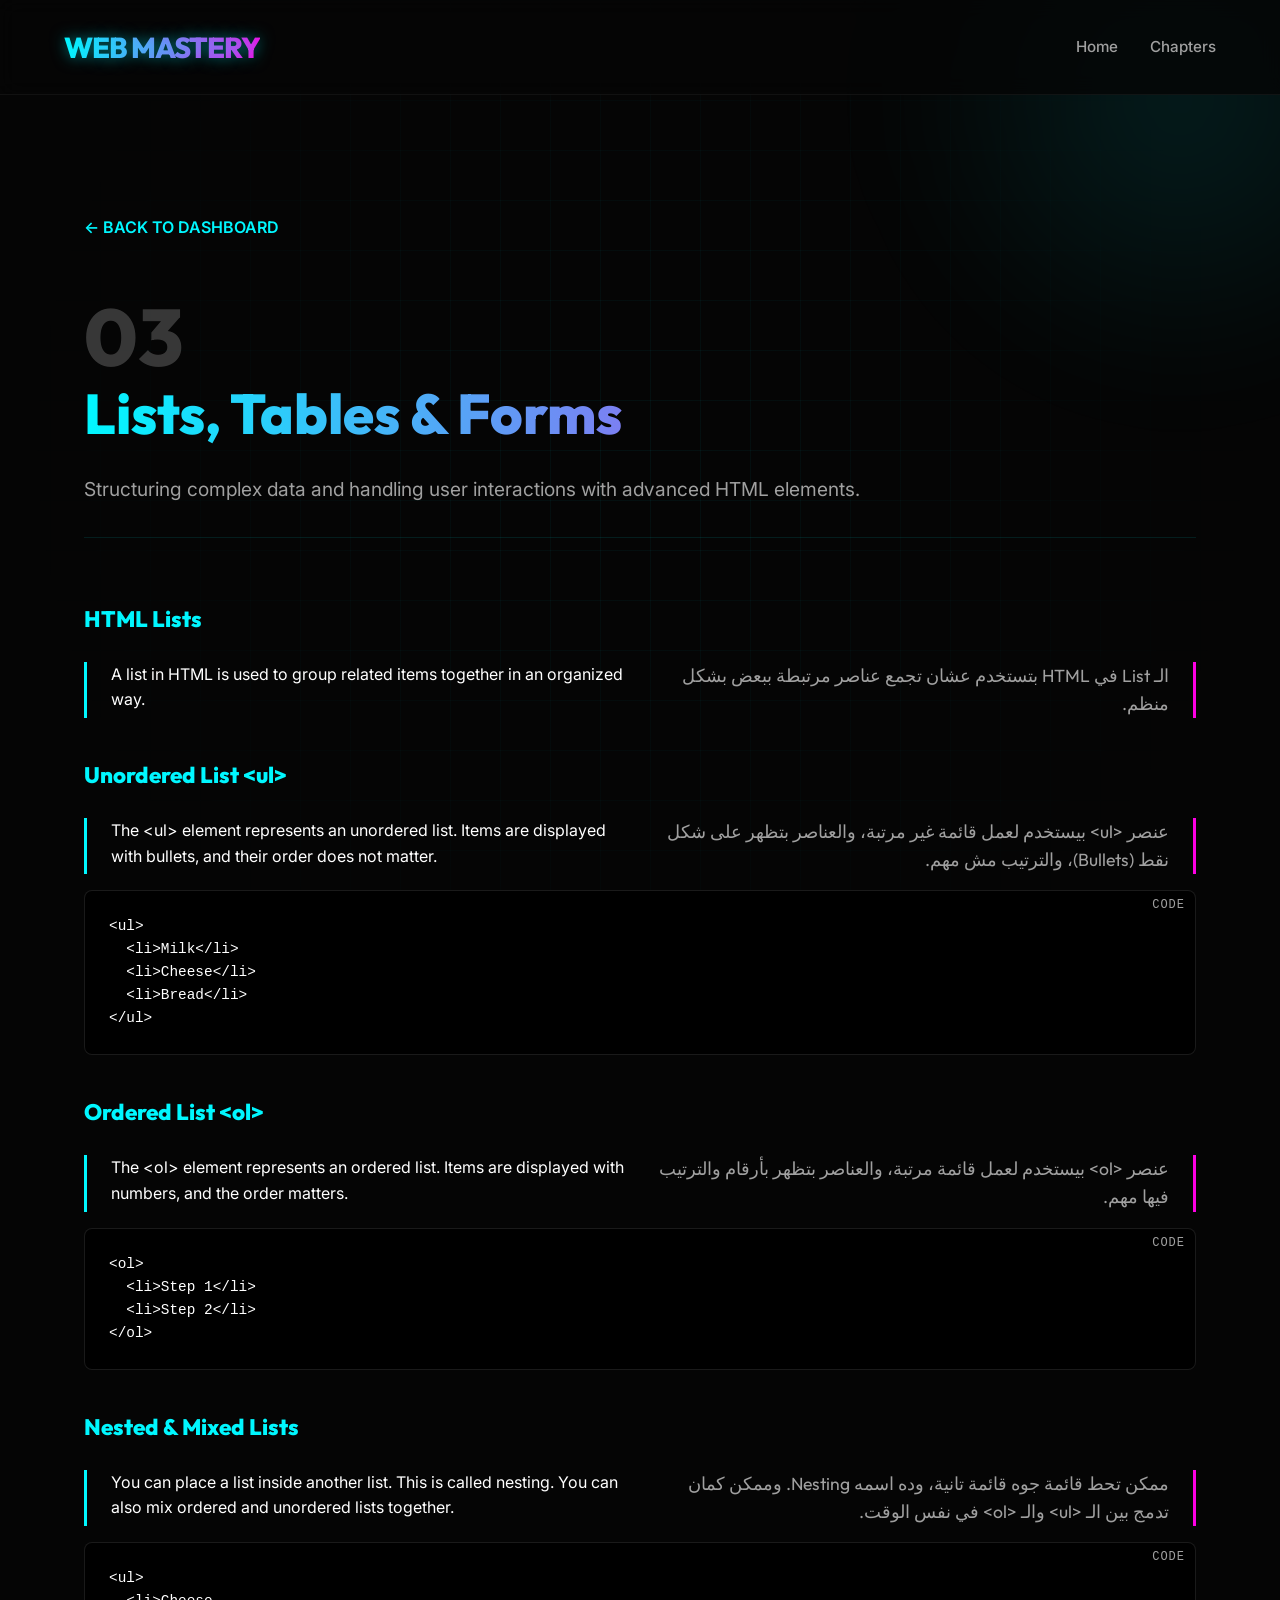
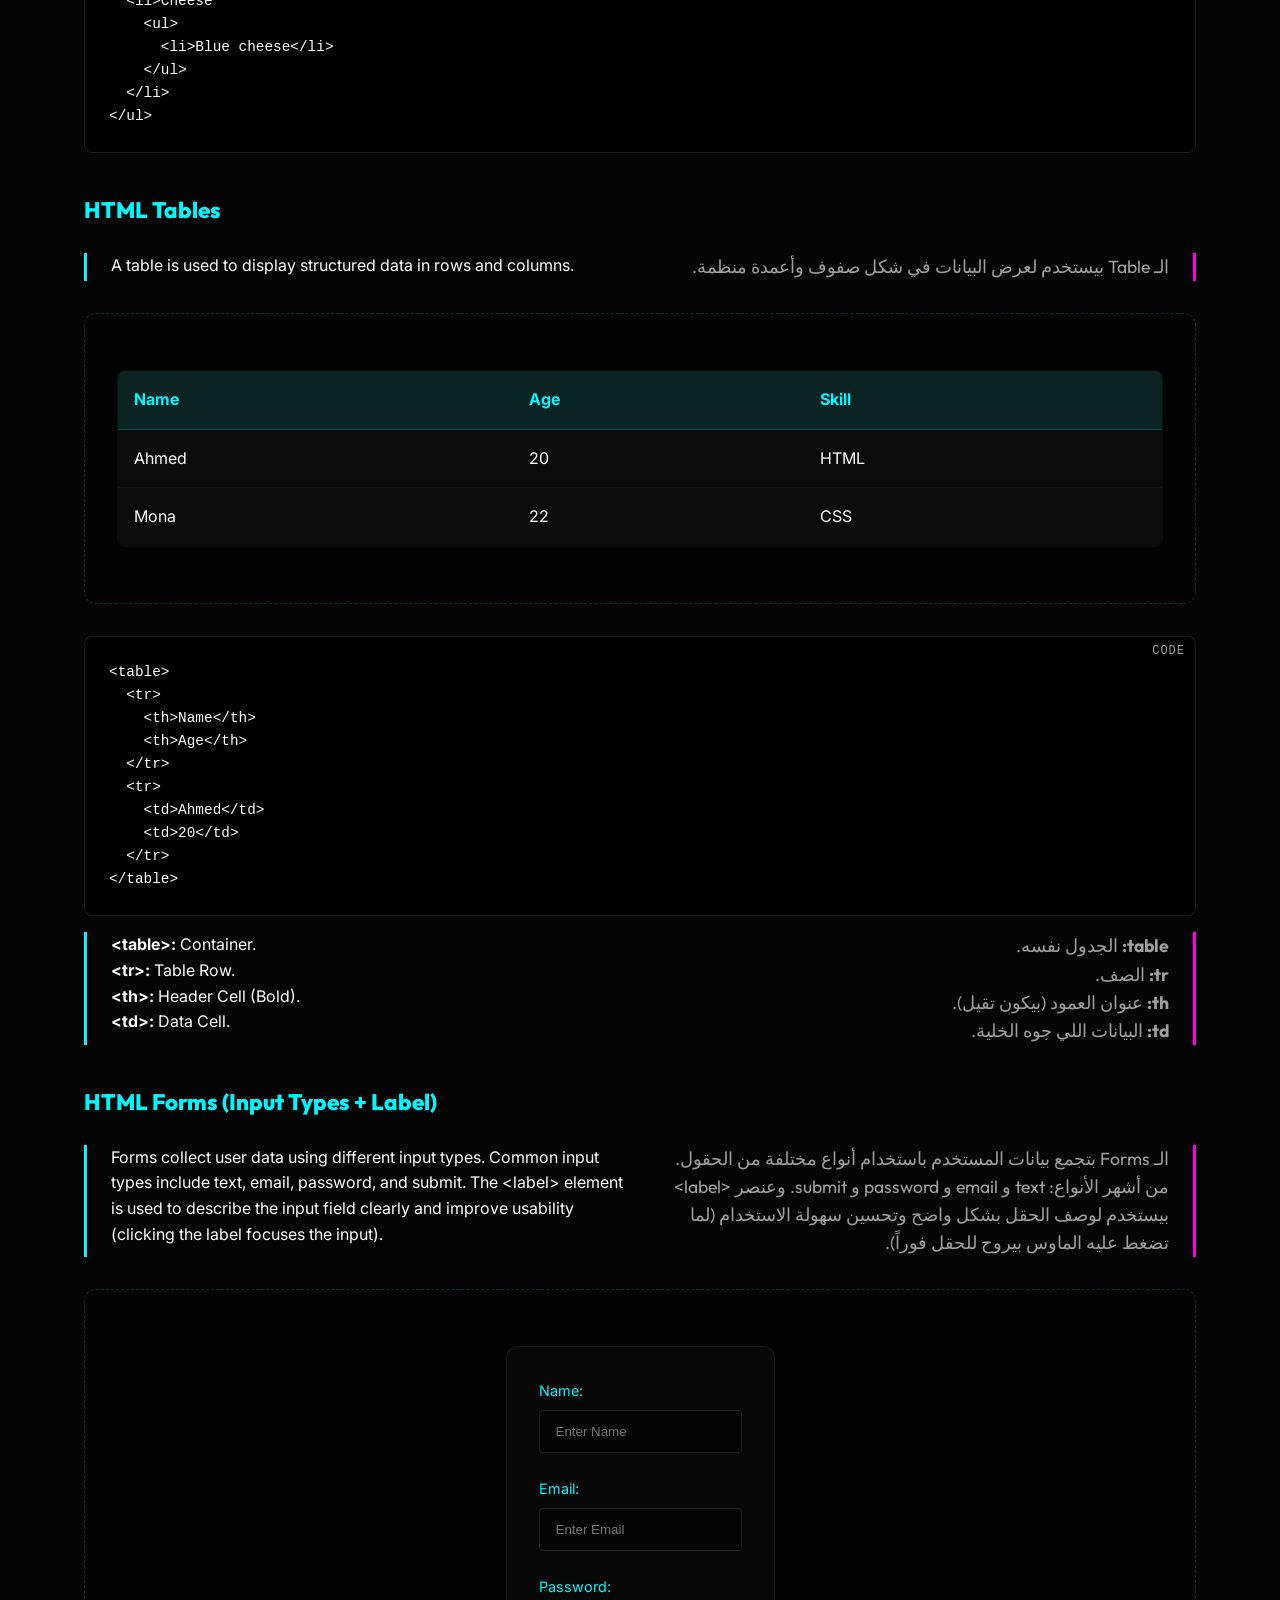
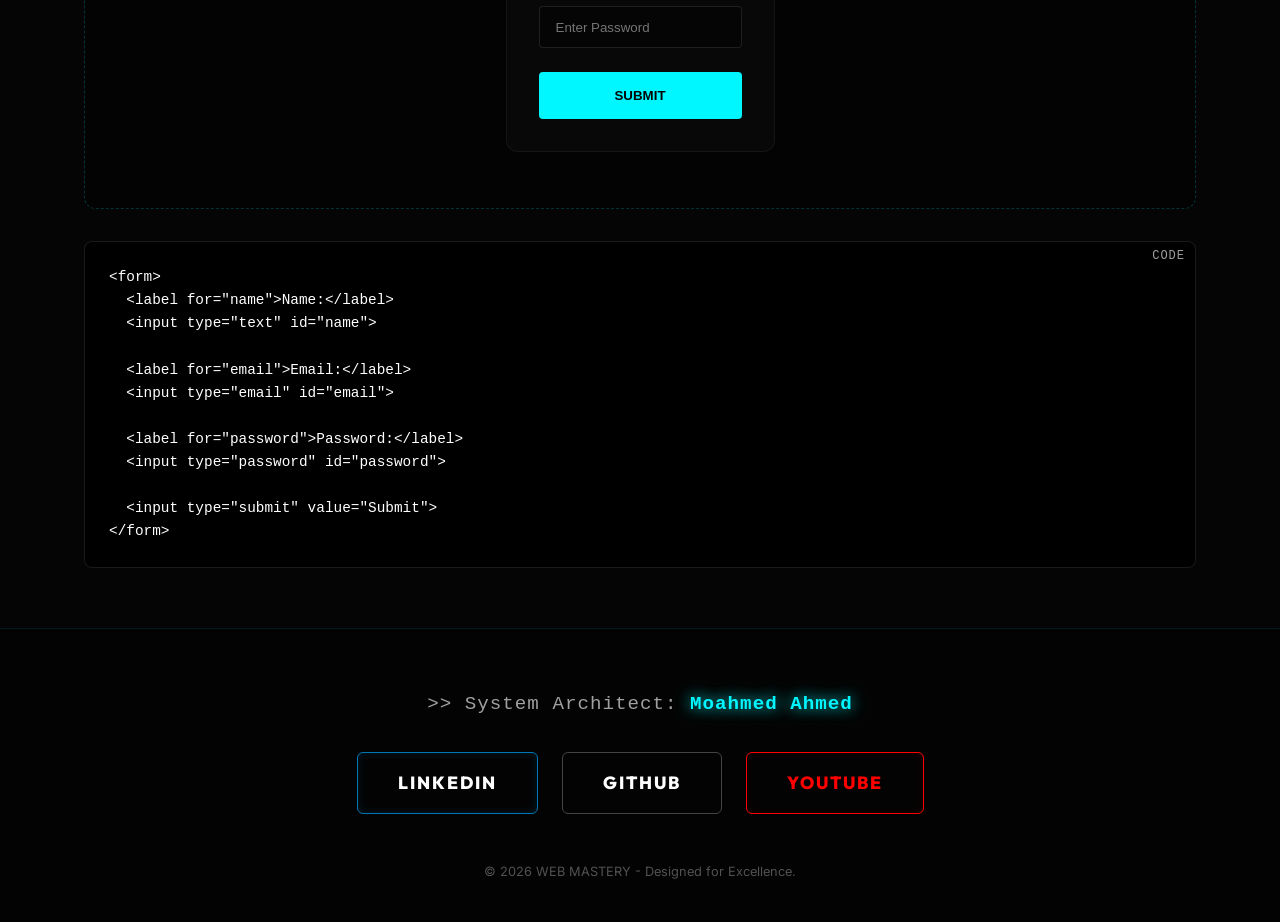
<file: chapter3.html>
<!DOCTYPE html>
<html lang="en">
<head>
    <meta charset="UTF-8">
    <meta name="viewport" content="width=device-width, initial-scale=1.0">
    <title>Chapter 3: Lists, Tables & Forms | Master Web</title>
    <link rel="stylesheet" href="styles.css">
    <style>
        .chapter-page {
            padding: 120px 5% 60px;
            max-width: 1240px;
            margin: 0 auto;
        }
        .back-link {
            display: inline-flex;
            align-items: center;
            gap: 0.5rem;
            color: var(--primary);
            text-decoration: none;
            font-weight: 600;
            margin-bottom: 2rem;
            transition: var(--transition);
        }
        .back-link:hover {
            transform: translateX(-5px);
            text-shadow: var(--neon-glow);
        }
        .chapter-header {
            margin-bottom: 4rem;
            border-bottom: 1px solid rgba(0, 247, 255, 0.1);
            padding-bottom: 2rem;
        }
        .chapter-header h1 {
            font-size: 3.5rem;
            margin-bottom: 1rem;
            background: linear-gradient(to right, var(--primary), var(--secondary));
            -webkit-background-clip: text;
            background-clip: text;
            -webkit-text-fill-color: transparent;
        }
        .chapter-header p {
            color: var(--text-dim);
            font-size: 1.2rem;
        }

        /* Table Styling Overrides for Cyber Look */
        .cyber-table {
            width: 100%;
            border-collapse: collapse;
            margin: 1.5rem 0;
            background: rgba(20, 20, 20, 0.5);
            border-radius: 8px;
            overflow: hidden;
            border: 1px solid rgba(0, 247, 255, 0.2);
        }
        .cyber-table th {
            background: rgba(0, 247, 255, 0.1);
            color: var(--primary);
            padding: 1rem;
            text-align: left;
            border-bottom: 1px solid rgba(0, 247, 255, 0.3);
        }
        .cyber-table td {
            padding: 1rem;
            border-bottom: 1px solid rgba(255, 255, 255, 0.05);
            color: var(--text-main);
        }

        /* Form Styling Overrides */
        .cyber-form {
            display: flex;
            flex-direction: column;
            gap: 1.5rem;
            max-width: 500px;
            margin: 1.5rem 0;
            padding: 2rem;
            background: rgba(255, 255, 255, 0.02);
            border: 1px solid rgba(255, 255, 255, 0.05);
            border-radius: 12px;
        }
        .cyber-form label {
            font-size: 0.9rem;
            color: var(--primary);
            margin-bottom: -1rem;
        }
        .cyber-input {
            background: rgba(0, 0, 0, 0.3);
            border: 1px solid rgba(255, 255, 255, 0.1);
            padding: 0.8rem 1rem;
            border-radius: 4px;
            color: white;
            transition: var(--transition);
        }
        .cyber-input:focus {
            outline: none;
            border-color: var(--primary);
            box-shadow: 0 0 10px rgba(0, 247, 255, 0.2);
        }
        .cyber-btn {
            background: var(--primary);
            color: var(--bg-deep);
            padding: 1rem;
            border: none;
            border-radius: 4px;
            font-weight: 700;
            cursor: pointer;
            transition: var(--transition);
        }
        .cyber-btn:hover {
            box-shadow: 0 0 20px rgba(0, 247, 255, 0.4);
            transform: translateY(-2px);
        }
    </style>
</head>
<body>
    <div class="bg-grid"></div>
    <div class="bg-noise"></div>
    <div class="bg-glow"></div>

    <nav>
        <div class="logo">WEB MASTERY</div>
        <ul class="nav-links">
            <li><a href="index.html#home">Home</a></li>
            <li><a href="index.html#chapters">Chapters</a></li>
        </ul>
    </nav>

    <main class="chapter-page">
        <a href="index.html#chapters" class="back-link">← BACK TO DASHBOARD</a>
        
        <header class="chapter-header">
            <div class="card-num" style="position: static; opacity: 0.2; font-size: 5rem; margin-bottom: -2rem;">03</div>
            <h1>Lists, Tables & Forms</h1>
            <p>Structuring complex data and handling user interactions with advanced HTML elements.</p>
        </header>

        <div class="chapter-content">
            
            <!-- SECTION 1: LISTS -->
            <div class="section-block">
                <h4 class="section-subtitle">HTML Lists</h4>
                <div class="bilingual-block">
                    <div class="lang-en">
                        A list in HTML is used to group related items together in an organized way.
                    </div>
                    <div class="lang-ar">
                        الـ List في HTML بتستخدم عشان تجمع عناصر مرتبطة ببعض بشكل منظم.
                    </div>
                </div>
            </div>

            <!-- Unordered List -->
            <div class="section-block">
                <h4 class="section-subtitle">Unordered List &lt;ul&gt;</h4>
                <div class="bilingual-block">
                    <div class="lang-en">
                        The &lt;ul&gt; element represents an unordered list. Items are displayed with bullets, and their order does not matter.
                    </div>
                    <div class="lang-ar">
                        عنصر &lt;ul&gt; بيستخدم لعمل قائمة غير مرتبة، والعناصر بتظهر على شكل نقط (Bullets)، والترتيب مش مهم.
                    </div>
                </div>
                <div class="code-block">
                    &lt;ul&gt;<br>
                    &nbsp;&nbsp;&lt;li&gt;Milk&lt;/li&gt;<br>
                    &nbsp;&nbsp;&lt;li&gt;Cheese&lt;/li&gt;<br>
                    &nbsp;&nbsp;&lt;li&gt;Bread&lt;/li&gt;<br>
                    &lt;/ul&gt;
                </div>
            </div>

            <!-- Ordered List -->
            <div class="section-block">
                <h4 class="section-subtitle">Ordered List &lt;ol&gt;</h4>
                <div class="bilingual-block">
                    <div class="lang-en">
                        The &lt;ol&gt; element represents an ordered list. Items are displayed with numbers, and the order matters.
                    </div>
                    <div class="lang-ar">
                        عنصر &lt;ol&gt; بيستخدم لعمل قائمة مرتبة، والعناصر بتظهر بأرقام والترتيب فيها مهم.
                    </div>
                </div>
                <div class="code-block">
                    &lt;ol&gt;<br>
                    &nbsp;&nbsp;&lt;li&gt;Step 1&lt;/li&gt;<br>
                    &nbsp;&nbsp;&lt;li&gt;Step 2&lt;/li&gt;<br>
                    &lt;/ol&gt;
                </div>
            </div>

            <!-- Nesting Lists -->
            <div class="section-block">
                <h4 class="section-subtitle">Nested & Mixed Lists</h4>
                <div class="bilingual-block">
                    <div class="lang-en">
                        You can place a list inside another list. This is called nesting. You can also mix ordered and unordered lists together.
                    </div>
                    <div class="lang-ar">
                        ممكن تحط قائمة جوه قائمة تانية، وده اسمه Nesting. وممكن كمان تدمج بين الـ &lt;ul&gt; والـ &lt;ol&gt; في نفس الوقت.
                    </div>
                </div>
                <div class="code-block">
                    &lt;ul&gt;<br>
                    &nbsp;&nbsp;&lt;li&gt;Cheese<br>
                    &nbsp;&nbsp;&nbsp;&nbsp;&lt;ul&gt;<br>
                    &nbsp;&nbsp;&nbsp;&nbsp;&nbsp;&nbsp;&lt;li&gt;Blue cheese&lt;/li&gt;<br>
                    &nbsp;&nbsp;&nbsp;&nbsp;&lt;/ul&gt;<br>
                    &nbsp;&nbsp;&lt;/li&gt;<br>
                    &lt;/ul&gt;
                </div>
            </div>

            <!-- SECTION 2: TABLES -->
            <div class="section-block">
                <h4 class="section-subtitle">HTML Tables</h4>
                <div class="bilingual-block">
                    <div class="lang-en">
                        A table is used to display structured data in rows and columns.
                    </div>
                    <div class="lang-ar">
                        الـ Table بيستخدم لعرض البيانات في شكل صفوف وأعمدة منظمة.
                    </div>
                </div>
                <div class="diagram-container">
                    <table class="cyber-table">
                        <thead>
                            <tr>
                                <th>Name</th>
                                <th>Age</th>
                                <th>Skill</th>
                            </tr>
                        </thead>
                        <tbody>
                            <tr>
                                <td>Ahmed</td>
                                <td>20</td>
                                <td>HTML</td>
                            </tr>
                            <tr>
                                <td>Mona</td>
                                <td>22</td>
                                <td>CSS</td>
                            </tr>
                        </tbody>
                    </table>
                </div>
                <div class="code-block">
                    &lt;table&gt;<br>
                    &nbsp;&nbsp;&lt;tr&gt;<br>
                    &nbsp;&nbsp;&nbsp;&nbsp;&lt;th&gt;Name&lt;/th&gt;<br>
                    &nbsp;&nbsp;&nbsp;&nbsp;&lt;th&gt;Age&lt;/th&gt;<br>
                    &nbsp;&nbsp;&lt;/tr&gt;<br>
                    &nbsp;&nbsp;&lt;tr&gt;<br>
                    &nbsp;&nbsp;&nbsp;&nbsp;&lt;td&gt;Ahmed&lt;/td&gt;<br>
                    &nbsp;&nbsp;&nbsp;&nbsp;&lt;td&gt;20&lt;/td&gt;<br>
                    &nbsp;&nbsp;&lt;/tr&gt;<br>
                    &lt;/table&gt;
                </div>
                <div class="bilingual-block">
                    <div class="lang-en">
                        <strong>&lt;table&gt;:</strong> Container. <br>
                        <strong>&lt;tr&gt;:</strong> Table Row. <br>
                        <strong>&lt;th&gt;:</strong> Header Cell (Bold). <br>
                        <strong>&lt;td&gt;:</strong> Data Cell.
                    </div>
                    <div class="lang-ar">
                        <strong>table:</strong> الجدول نفسه. <br>
                        <strong>tr:</strong> الصف. <br>
                        <strong>th:</strong> عنوان العمود (بيكون تقيل). <br>
                        <strong>td:</strong> البيانات اللي جوه الخلية.
                    </div>
                </div>
            </div>

            <!-- SECTION 3: FORMS -->
            <div class="section-block">
                <h4 class="section-subtitle">HTML Forms (Input Types + Label)</h4>
                <div class="bilingual-block">
                    <div class="lang-en">
                        Forms collect user data using different input types. Common input types include text, email, password, and submit. The &lt;label&gt; element is used to describe the input field clearly and improve usability (clicking the label focuses the input).
                    </div>
                    <div class="lang-ar">
                        الـ Forms بتجمع بيانات المستخدم باستخدام أنواع مختلفة من الحقول. من أشهر الأنواع: text و email و password و submit. وعنصر &lt;label&gt; بيستخدم لوصف الحقل بشكل واضح وتحسين سهولة الاستخدام (لما تضغط عليه الماوس بيروح للحقل فوراً).
                    </div>
                </div>
                <div class="diagram-container">
                    <form class="cyber-form" onsubmit="return false;">
                        <label for="name">Name:</label>
                        <input type="text" id="name" class="cyber-input" placeholder="Enter Name">
                        <label for="email">Email:</label>
                        <input type="email" id="email" class="cyber-input" placeholder="Enter Email">
                        <label for="password">Password:</label>
                        <input type="password" id="password" class="cyber-input" placeholder="Enter Password">
                        <button class="cyber-btn" type="submit">SUBMIT</button>
                    </form>
                </div>
                <div class="code-block">
                    &lt;form&gt;<br>
                    &nbsp;&nbsp;&lt;label for="name"&gt;Name:&lt;/label&gt;<br>
                    &nbsp;&nbsp;&lt;input type="text" id="name"&gt;<br><br>
                    &nbsp;&nbsp;&lt;label for="email"&gt;Email:&lt;/label&gt;<br>
                    &nbsp;&nbsp;&lt;input type="email" id="email"&gt;<br><br>
                    &nbsp;&nbsp;&lt;label for="password"&gt;Password:&lt;/label&gt;<br>
                    &nbsp;&nbsp;&lt;input type="password" id="password"&gt;<br><br>
                    &nbsp;&nbsp;&lt;input type="submit" value="Submit"&gt;<br>
                    &lt;/form&gt;
                </div>
            </div>

        </div>
    </main>

    <footer class="social-footer">
        <div class="architect-info">
            &gt;&gt; System Architect: <span class="architect-name">Moahmed Ahmed</span>
        </div>
        <div class="social-btns">
            <a href="https://www.linkedin.com/in/moahmed-ahmed-02523532b?utm_source=share&utm_campaign=share_via&utm_content=profile&utm_medium=android_app" target="_blank" class="social-btn linkedin">Linkedin</a>
            <a href="https://github.com/supermohamed55555-hash" target="_blank" class="social-btn github">Github</a>
            <a href="https://youtube.com/@moahmedahmed9619?si=KhrSEPUL35puGBmr" target="_blank" class="social-btn youtube">Youtube</a>
        </div>
        <p class="copyright" style="margin-top: 3rem; opacity: 0.5; font-size: 0.8rem;">&copy; 2026 WEB MASTERY - Designed for Excellence.</p>
    </footer>

    <script src="script.js"></script>
</body>
</html>
</file>
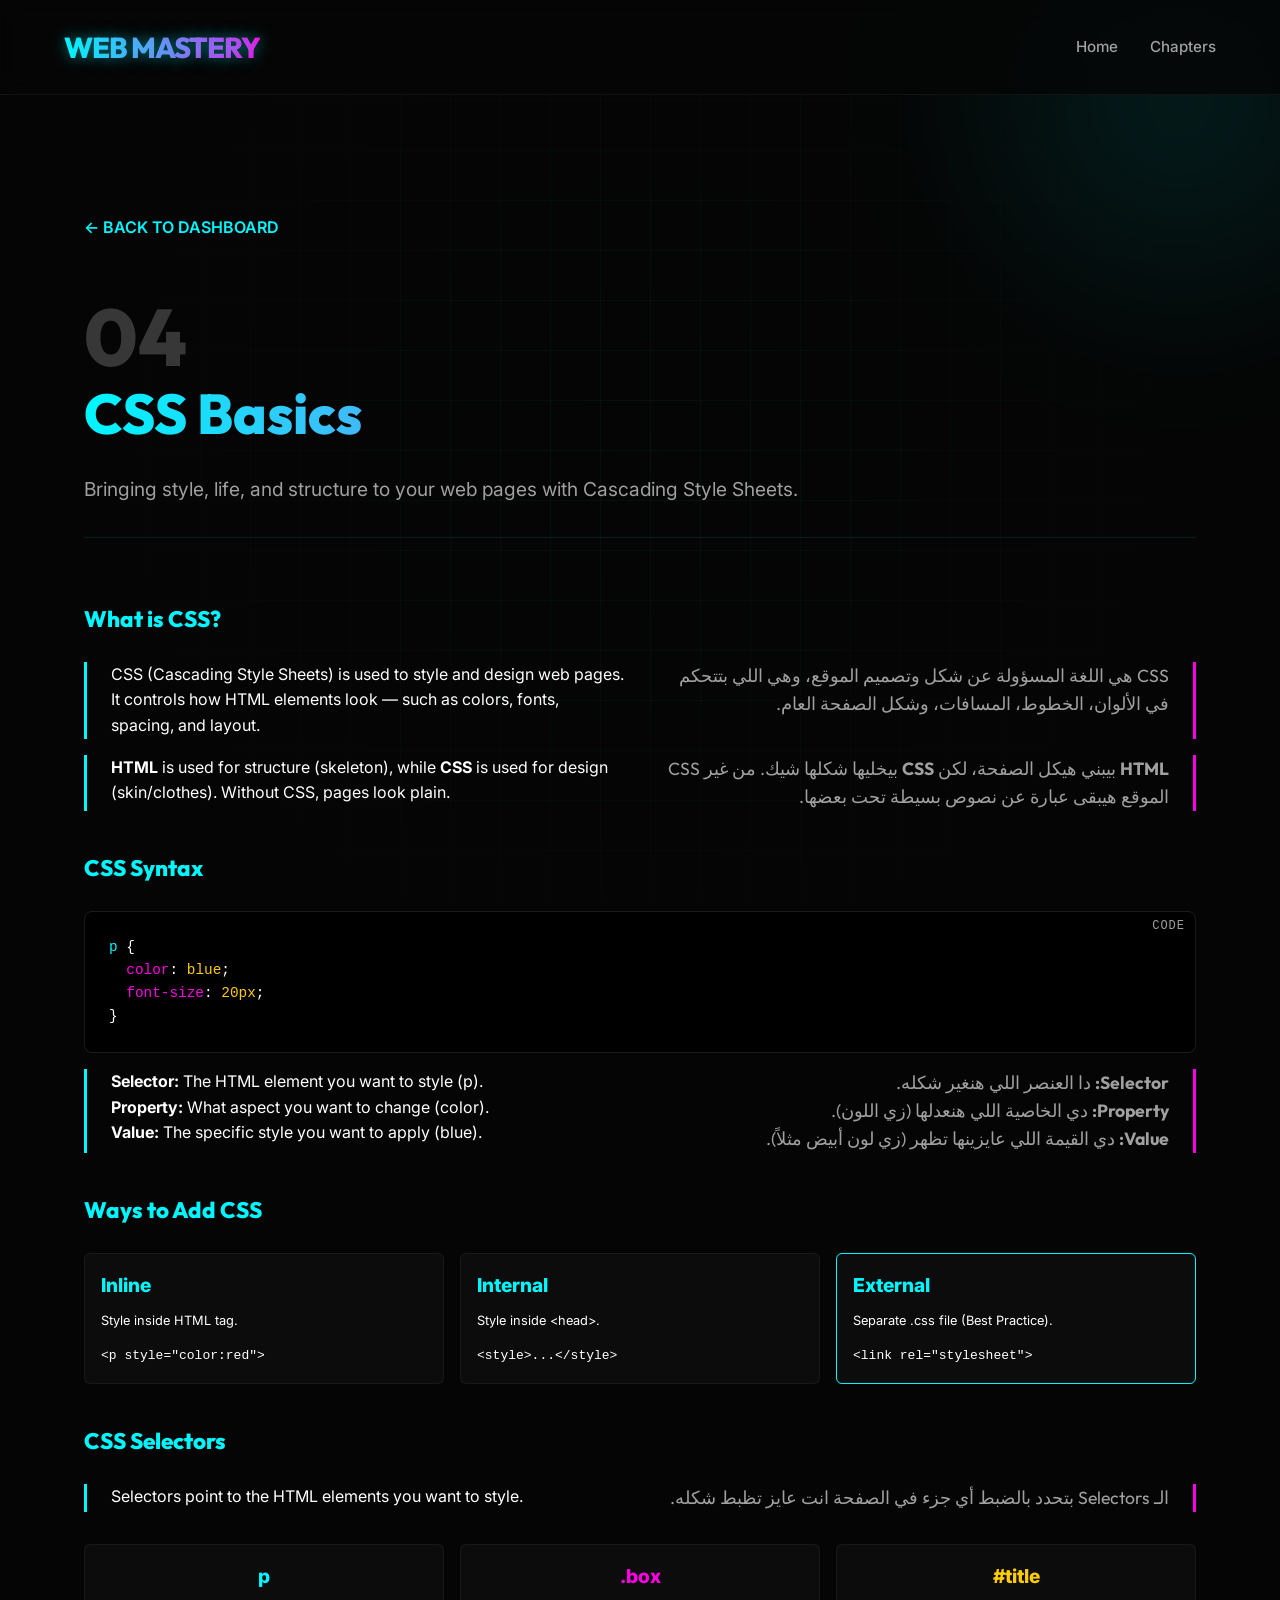
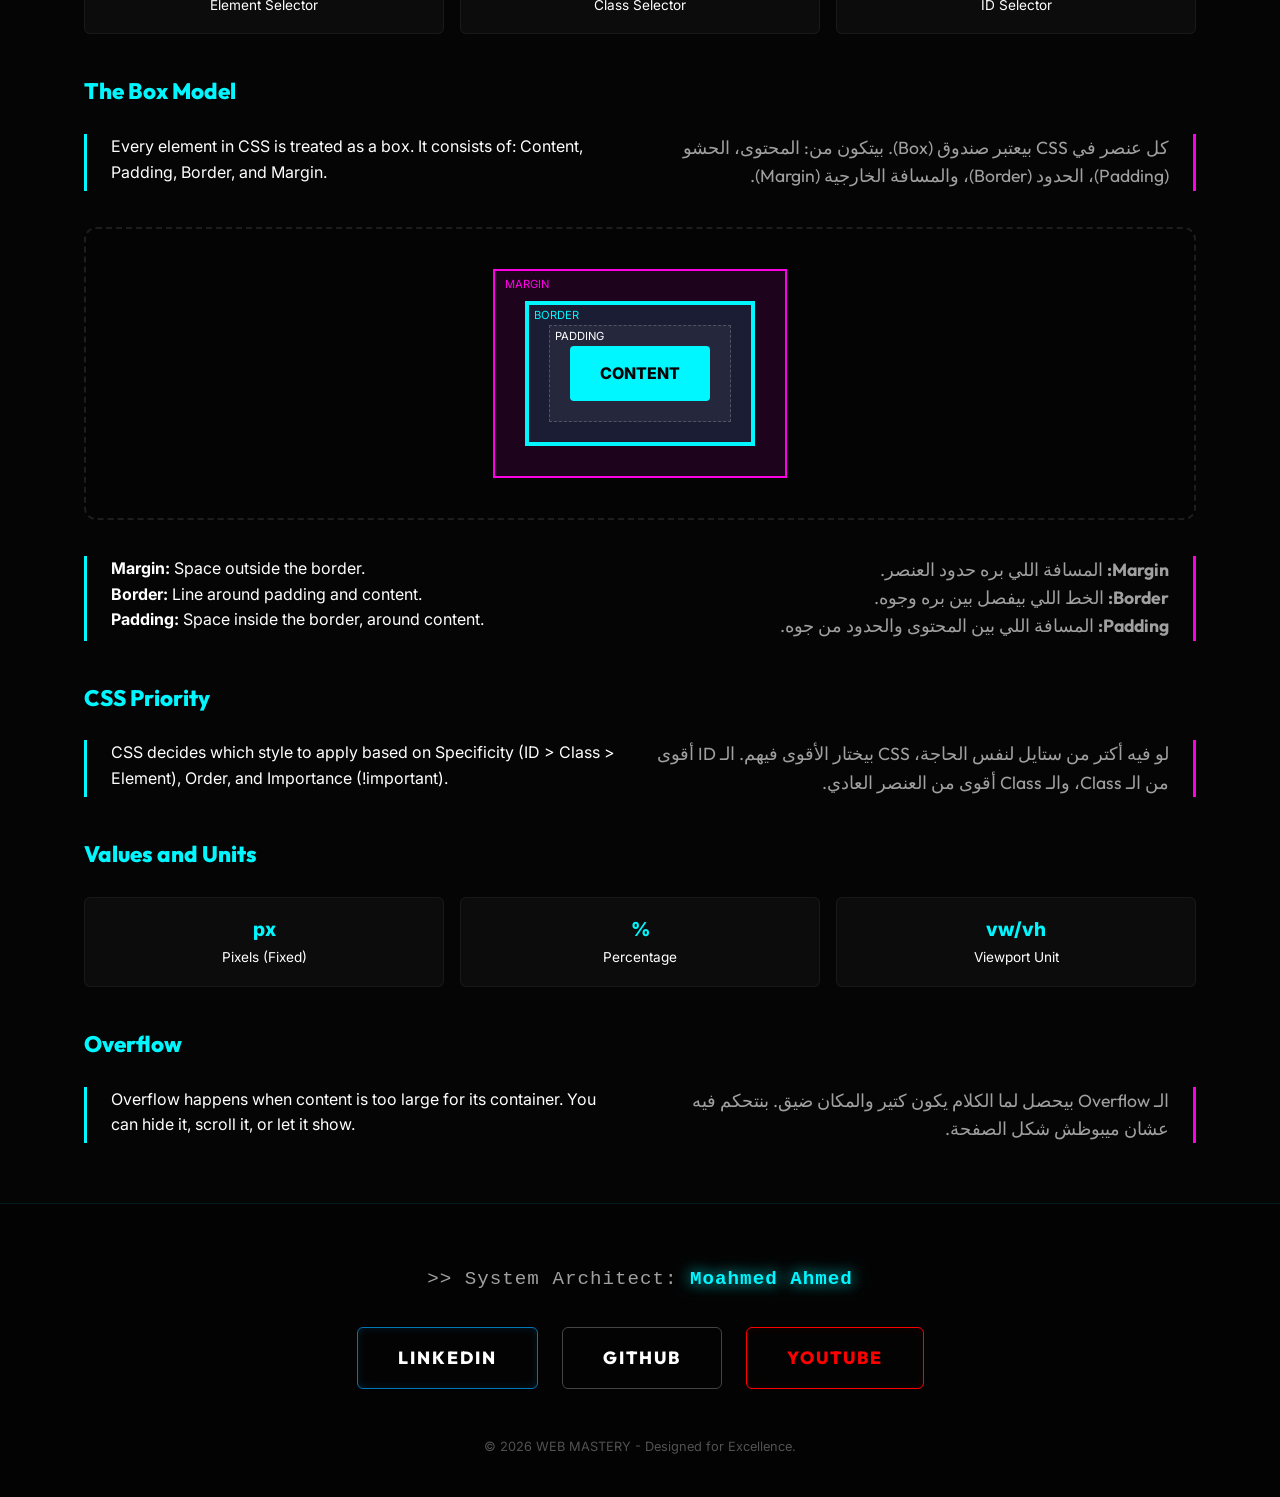
<file: chapter4.html>
<!DOCTYPE html>
<html lang="en">
<head>
    <meta charset="UTF-8">
    <meta name="viewport" content="width=device-width, initial-scale=1.0">
    <title>Chapter 4: CSS Basics | Master Web</title>
    <link rel="stylesheet" href="styles.css">
    <style>
        .chapter-page {
            padding: 120px 5% 60px;
            max-width: 1240px;
            margin: 0 auto;
        }
        .back-link {
            display: inline-flex;
            align-items: center;
            gap: 0.5rem;
            color: var(--primary);
            text-decoration: none;
            font-weight: 600;
            margin-bottom: 2rem;
            transition: var(--transition);
        }
        .back-link:hover {
            transform: translateX(-5px);
            text-shadow: var(--neon-glow);
        }
        .chapter-header {
            margin-bottom: 4rem;
            border-bottom: 1px solid rgba(0, 247, 255, 0.1);
            padding-bottom: 2rem;
        }
        .chapter-header h1 {
            font-size: 3.5rem;
            margin-bottom: 1rem;
            background: linear-gradient(to right, var(--primary), var(--secondary));
            -webkit-background-clip: text;
            background-clip: text;
            -webkit-text-fill-color: transparent;
        }
        .chapter-header p {
            color: var(--text-dim);
            font-size: 1.2rem;
        }

        /* Box Model Visualization */
        .box-model-demo {
            border: 2px dashed rgba(255, 255, 255, 0.1);
            padding: 40px;
            margin: 20px 0;
            display: flex;
            justify-content: center;
            align-items: center;
            background: rgba(0, 0, 0, 0.2);
            border-radius: 12px;
        }
        .box-outer {
            padding: 30px;
            background: rgba(255, 0, 229, 0.1); /* Margin color placeholder */
            border: 2px solid var(--secondary);
            text-align: center;
            position: relative;
        }
        .box-outer::before { content: 'MARGIN'; position: absolute; top: 5px; left: 10px; font-size: 0.7rem; color: var(--secondary); }
        
        .box-border {
            border: 4px solid var(--primary);
            padding: 20px;
            background: rgba(0, 247, 255, 0.1);
            position: relative;
        }
        .box-border::before { content: 'BORDER'; position: absolute; top: 2px; left: 5px; font-size: 0.7rem; color: var(--primary); }

        .box-padding {
            padding: 20px;
            background: rgba(255, 255, 255, 0.05);
            border: 1px dashed rgba(255, 255, 255, 0.2);
            position: relative;
        }
        .box-padding::before { content: 'PADDING'; position: absolute; top: 2px; left: 5px; font-size: 0.7rem; color: white; }

        .box-content {
            background: var(--primary);
            color: var(--bg-deep);
            padding: 15px 30px;
            font-weight: 800;
            border-radius: 4px;
        }

        /* Syntax Highlight */
        .syntax-key { color: var(--primary); }
        .syntax-prop { color: var(--secondary); }
        .syntax-val { color: #ffcc00; }
    </style>
</head>
<body>
    <div class="bg-grid"></div>
    <div class="bg-noise"></div>
    <div class="bg-glow"></div>

    <nav>
        <div class="logo">WEB MASTERY</div>
        <ul class="nav-links">
            <li><a href="index.html#home">Home</a></li>
            <li><a href="index.html#chapters">Chapters</a></li>
        </ul>
    </nav>

    <main class="chapter-page">
        <a href="index.html#chapters" class="back-link">← BACK TO DASHBOARD</a>
        
        <header class="chapter-header">
            <div class="card-num" style="position: static; opacity: 0.2; font-size: 5rem; margin-bottom: -2rem;">04</div>
            <h1>CSS Basics</h1>
            <p>Bringing style, life, and structure to your web pages with Cascading Style Sheets.</p>
        </header>

        <div class="chapter-content">
            
            <!-- SECTION 1: WHAT IS CSS -->
            <div class="section-block">
                <h4 class="section-subtitle">What is CSS?</h4>
                <div class="bilingual-block">
                    <div class="lang-en">
                        CSS (Cascading Style Sheets) is used to style and design web pages. It controls how HTML elements look — such as colors, fonts, spacing, and layout.
                    </div>
                    <div class="lang-ar">
                        CSS هي اللغة المسؤولة عن شكل وتصميم الموقع، وهي اللي بتتحكم في الألوان، الخطوط، المسافات، وشكل الصفحة العام.
                    </div>
                </div>
                <div class="bilingual-block">
                    <div class="lang-en">
                        <strong>HTML</strong> is used for structure (skeleton), while <strong>CSS</strong> is used for design (skin/clothes). Without CSS, pages look plain.
                    </div>
                    <div class="lang-ar">
                        <strong>HTML</strong> بيبني هيكل الصفحة، لكن <strong>CSS</strong> بيخليها شكلها شيك. من غير CSS الموقع هيبقى عبارة عن نصوص بسيطة تحت بعضها.
                    </div>
                </div>
            </div>

            <!-- SECTION 2: SYNTAX -->
            <div class="section-block">
                <h4 class="section-subtitle">CSS Syntax</h4>
                <div class="code-block">
                    <span class="syntax-key">p</span> { <br>
                    &nbsp;&nbsp;<span class="syntax-prop">color</span>: <span class="syntax-val">blue</span>; <br>
                    &nbsp;&nbsp;<span class="syntax-prop">font-size</span>: <span class="syntax-val">20px</span>; <br>
                    }
                </div>
                <div class="bilingual-block">
                    <div class="lang-en">
                        <strong>Selector:</strong> The HTML element you want to style (p). <br>
                        <strong>Property:</strong> What aspect you want to change (color). <br>
                        <strong>Value:</strong> The specific style you want to apply (blue).
                    </div>
                    <div class="lang-ar">
                        <strong>Selector:</strong> دا العنصر اللي هنغير شكله. <br>
                        <strong>Property:</strong> دي الخاصية اللي هنعدلها (زي اللون). <br>
                        <strong>Value:</strong> دي القيمة اللي عايزينها تظهر (زي لون أبيض مثلاً).
                    </div>
                </div>
            </div>

            <!-- SECTION 3: ADDING CSS -->
            <div class="section-block">
                <h4 class="section-subtitle">Ways to Add CSS</h4>
                <div class="grid" style="grid-template-columns: repeat(auto-fit, minmax(250px, 1fr)); gap: 1rem;">
                    <div class="status-item" style="text-align: left;">
                        <span class="status-code">Inline</span>
                        <p style="font-size: 0.8rem; margin: 10px 0;">Style inside HTML tag.</p>
                        <code>&lt;p style="color:red"&gt;</code>
                    </div>
                    <div class="status-item" style="text-align: left;">
                        <span class="status-code">Internal</span>
                        <p style="font-size: 0.8rem; margin: 10px 0;">Style inside &lt;head&gt;.</p>
                        <code>&lt;style&gt;...&lt;/style&gt;</code>
                    </div>
                    <div class="status-item" style="text-align: left; border-color: var(--primary);">
                        <span class="status-code">External</span>
                        <p style="font-size: 0.8rem; margin: 10px 0;">Separate .css file (Best Practice).</p>
                        <code>&lt;link rel="stylesheet"&gt;</code>
                    </div>
                </div>
            </div>

            <!-- SECTION 4: SELECTORS -->
            <div class="section-block">
                <h4 class="section-subtitle">CSS Selectors</h4>
                <div class="bilingual-block">
                    <div class="lang-en">
                        Selectors point to the HTML elements you want to style.
                    </div>
                    <div class="lang-ar">
                        الـ Selectors بتحدد بالضبط أي جزء في الصفحة انت عايز تظبط شكله.
                    </div>
                </div>
                <div class="status-grid" style="margin-top: 1rem;">
                    <div class="status-item">
                        <span class="status-code">p</span>
                        <span class="status-label">Element Selector</span>
                    </div>
                    <div class="status-item">
                        <span class="status-code" style="color: var(--secondary);">.box</span>
                        <span class="status-label">Class Selector</span>
                    </div>
                    <div class="status-item">
                        <span class="status-code" style="color: #ffcc00;">#title</span>
                        <span class="status-label">ID Selector</span>
                    </div>
                </div>
            </div>

            <!-- SECTION 5: BOX MODEL -->
            <div class="section-block">
                <h4 class="section-subtitle">The Box Model</h4>
                <div class="bilingual-block">
                    <div class="lang-en">
                        Every element in CSS is treated as a box. It consists of: Content, Padding, Border, and Margin.
                    </div>
                    <div class="lang-ar">
                        كل عنصر في CSS بيعتبر صندوق (Box). بيتكون من: المحتوى، الحشو (Padding)، الحدود (Border)، والمسافة الخارجية (Margin).
                    </div>
                </div>
                <div class="box-model-demo">
                    <div class="box-outer">
                        <div class="box-border">
                            <div class="box-padding">
                                <div class="box-content">CONTENT</div>
                            </div>
                        </div>
                    </div>
                </div>
                <div class="bilingual-block">
                    <div class="lang-en">
                        <strong>Margin:</strong> Space outside the border. <br>
                        <strong>Border:</strong> Line around padding and content. <br>
                        <strong>Padding:</strong> Space inside the border, around content.
                    </div>
                    <div class="lang-ar">
                        <strong>Margin:</strong> المسافة اللي بره حدود العنصر. <br>
                        <strong>Border:</strong> الخط اللي بيفصل بين بره وجوه. <br>
                        <strong>Padding:</strong> المسافة اللي بين المحتوى والحدود من جوه.
                    </div>
                </div>
            </div>

            <!-- SECTION 6: PRIORITY -->
            <div class="section-block">
                <h4 class="section-subtitle">CSS Priority</h4>
                <div class="bilingual-block">
                    <div class="lang-en">
                        CSS decides which style to apply based on Specificity (ID > Class > Element), Order, and Importance (!important).
                    </div>
                    <div class="lang-ar">
                        لو فيه أكتر من ستايل لنفس الحاجة، CSS بيختار الأقوى فيهم. الـ ID أقوى من الـ Class، والـ Class أقوى من العنصر العادي.
                    </div>
                </div>
            </div>

            <!-- SECTION 7: UNITS -->
            <div class="section-block">
                <h4 class="section-subtitle">Values and Units</h4>
                <div class="status-grid">
                    <div class="status-item"><span class="status-code">px</span><span class="status-label">Pixels (Fixed)</span></div>
                    <div class="status-item"><span class="status-code">%</span><span class="status-label">Percentage</span></div>
                    <div class="status-item"><span class="status-code">vw/vh</span><span class="status-label">Viewport Unit</span></div>
                </div>
            </div>

            <!-- SECTION 8: OVERFLOW -->
            <div class="section-block">
                <h4 class="section-subtitle">Overflow</h4>
                <div class="bilingual-block">
                    <div class="lang-en">
                        Overflow happens when content is too large for its container. You can hide it, scroll it, or let it show.
                    </div>
                    <div class="lang-ar">
                        الـ Overflow بيحصل لما الكلام يكون كتير والمكان ضيق. بنتحكم فيه عشان ميبوظش شكل الصفحة.
                    </div>
                </div>
            </div>

        </div>
    </main>

    <footer class="social-footer">
        <div class="architect-info">
            &gt;&gt; System Architect: <span class="architect-name">Moahmed Ahmed</span>
        </div>
        <div class="social-btns">
            <a href="https://www.linkedin.com/in/moahmed-ahmed-02523532b?utm_source=share&utm_campaign=share_via&utm_content=profile&utm_medium=android_app" target="_blank" class="social-btn linkedin">Linkedin</a>
            <a href="https://github.com/supermohamed55555-hash" target="_blank" class="social-btn github">Github</a>
            <a href="https://youtube.com/@moahmedahmed9619?si=KhrSEPUL35puGBmr" target="_blank" class="social-btn youtube">Youtube</a>
        </div>
        <p class="copyright" style="margin-top: 3rem; opacity: 0.5; font-size: 0.8rem;">&copy; 2026 WEB MASTERY - Designed for Excellence.</p>
    </footer>

    <script src="script.js"></script>
</body>
</html>
</file>
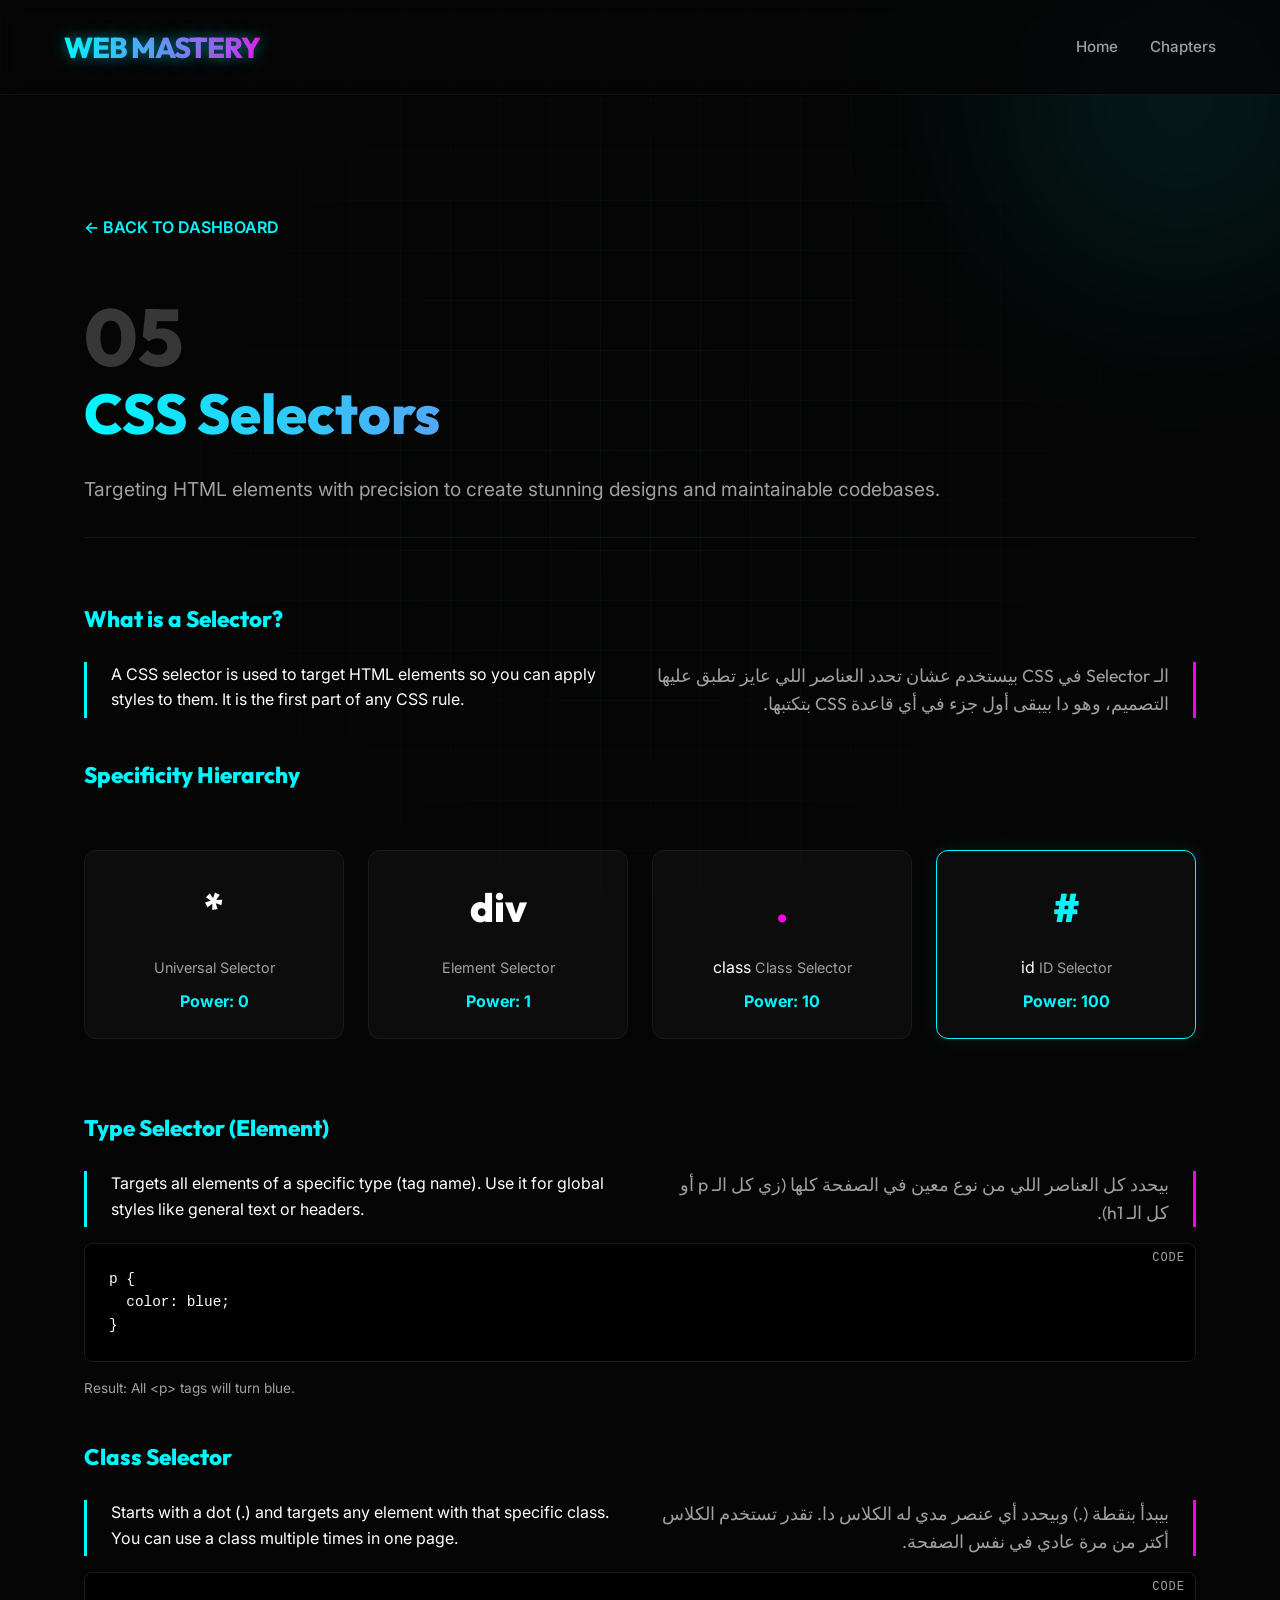
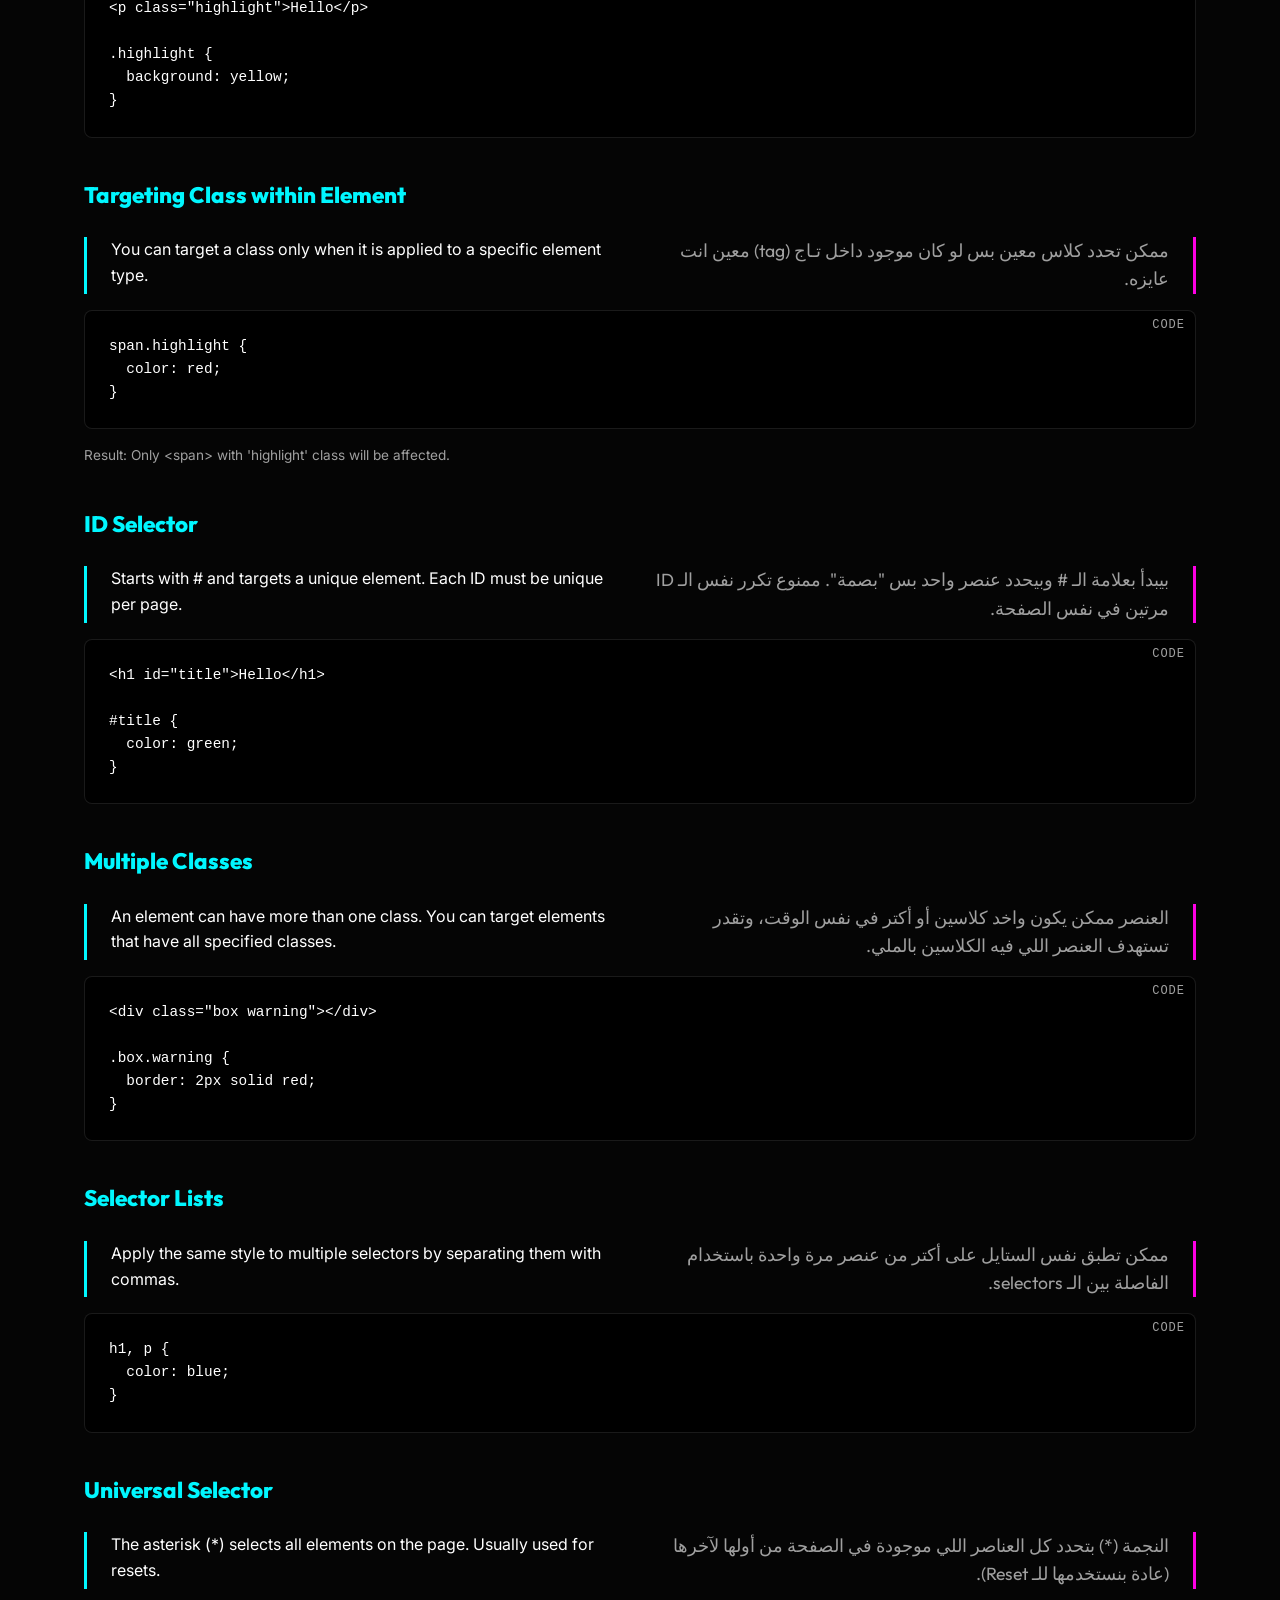
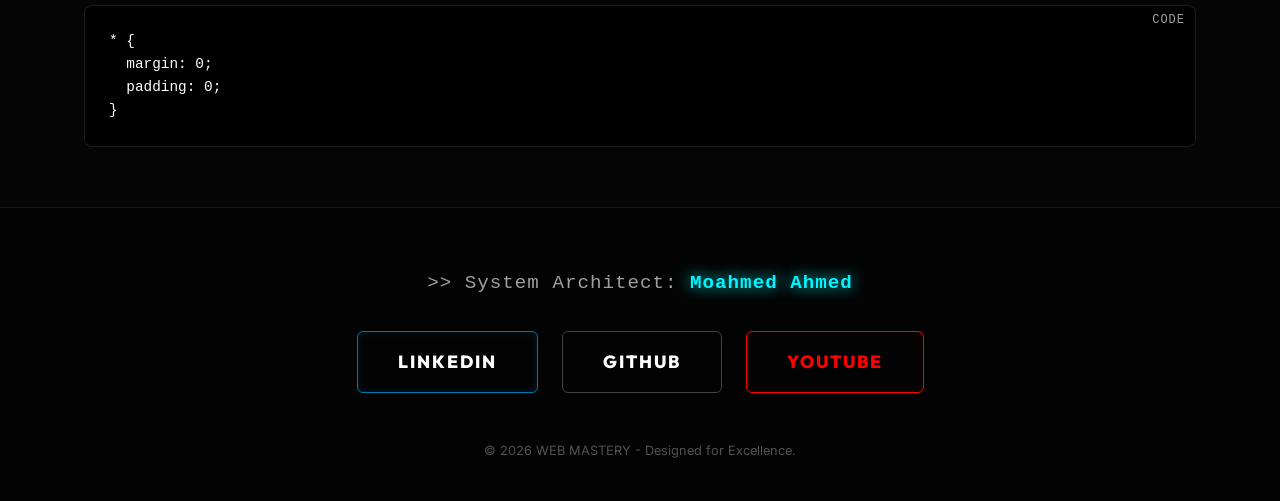
<file: chapter5.html>
<!DOCTYPE html>
<html lang="en">
<head>
    <meta charset="UTF-8">
    <meta name="viewport" content="width=device-width, initial-scale=1.0">
    <title>Chapter 5: CSS Selectors | Master Web</title>
    <link rel="stylesheet" href="styles.css">
    <style>
        .chapter-page {
            padding: 120px 5% 60px;
            max-width: 1240px;
            margin: 0 auto;
        }
        .back-link {
            display: inline-flex;
            align-items: center;
            gap: 0.5rem;
            color: var(--primary);
            text-decoration: none;
            font-weight: 600;
            margin-bottom: 2rem;
            transition: var(--transition);
        }
        .back-link:hover {
            transform: translateX(-5px);
            text-shadow: var(--neon-glow);
        }
        .chapter-header {
            margin-bottom: 4rem;
            border-bottom: 1px solid rgba(0, 247, 255, 0.1);
            padding-bottom: 2rem;
        }
        .chapter-header h1 {
            font-size: 3.5rem;
            margin-bottom: 1rem;
            background: linear-gradient(to right, var(--primary), var(--secondary));
            -webkit-background-clip: text;
            background-clip: text;
            -webkit-text-fill-color: transparent;
        }
        .chapter-header p {
            color: var(--text-dim);
            font-size: 1.2rem;
        }

        /* Specificity Chart */
        .specificity-chart {
            display: grid;
            grid-template-columns: repeat(auto-fit, minmax(200px, 1fr));
            gap: 1.5rem;
            margin: 2rem 0;
        }
        .spec-item {
            background: rgba(255, 255, 255, 0.03);
            padding: 1.5rem;
            border-radius: 12px;
            text-align: center;
            border: 1px solid rgba(255, 255, 255, 0.05);
            transition: var(--transition);
        }
        .spec-item.active {
            border-color: var(--primary);
            box-shadow: 0 0 20px rgba(0, 247, 255, 0.1);
        }
        .spec-icon {
            font-size: 2.5rem;
            font-family: 'Outfit', sans-serif;
            font-weight: 800;
            margin-bottom: 1rem;
            display: block;
        }
        .spec-label { color: var(--text-dim); font-size: 0.9rem; }
        .spec-power { color: var(--primary); font-weight: 700; margin-top: 0.5rem; display: block; }

        .syntax-symbol { color: var(--secondary); font-weight: 800; }
    </style>
</head>
<body>
    <div class="bg-grid"></div>
    <div class="bg-noise"></div>
    <div class="bg-glow"></div>

    <nav>
        <div class="logo">WEB MASTERY</div>
        <ul class="nav-links">
            <li><a href="index.html#home">Home</a></li>
            <li><a href="index.html#chapters">Chapters</a></li>
        </ul>
    </nav>

    <main class="chapter-page">
        <a href="index.html#chapters" class="back-link">← BACK TO DASHBOARD</a>
        
        <header class="chapter-header">
            <div class="card-num" style="position: static; opacity: 0.2; font-size: 5rem; margin-bottom: -2rem;">05</div>
            <h1>CSS Selectors</h1>
            <p>Targeting HTML elements with precision to create stunning designs and maintainable codebases.</p>
        </header>

        <div class="chapter-content">
            
            <!-- SECTION 1: WHAT IS A SELECTOR -->
            <div class="section-block">
                <h4 class="section-subtitle">What is a Selector?</h4>
                <div class="bilingual-block">
                    <div class="lang-en">
                        A CSS selector is used to target HTML elements so you can apply styles to them. It is the first part of any CSS rule.
                    </div>
                    <div class="lang-ar">
                        الـ Selector في CSS بيستخدم عشان تحدد العناصر اللي عايز تطبق عليها التصميم، وهو دا بيبقى أول جزء في أي قاعدة CSS بتكتبها.
                    </div>
                </div>
            </div>

            <!-- SECTION 2: SPECIFICITY CHART (Visual Aid) -->
            <div class="section-block">
                <h4 class="section-subtitle">Specificity Hierarchy</h4>
                <div class="specificity-chart">
                    <div class="spec-item">
                        <span class="spec-icon">*</span>
                        <span class="spec-label">Universal Selector</span>
                        <span class="spec-power">Power: 0</span>
                    </div>
                    <div class="spec-item">
                        <span class="spec-icon">div</span>
                        <span class="spec-label">Element Selector</span>
                        <span class="spec-power">Power: 1</span>
                    </div>
                    <div class="spec-item">
                        <span class="spec-icon syntax-symbol">.</span>class
                        <span class="spec-label">Class Selector</span>
                        <span class="spec-power">Power: 10</span>
                    </div>
                    <div class="spec-item active">
                        <span class="spec-icon syntax-symbol" style="color: var(--primary);">#</span>id
                        <span class="spec-label">ID Selector</span>
                        <span class="spec-power" style="color: var(--primary);">Power: 100</span>
                    </div>
                </div>
            </div>

            <!-- SECTION 3: TYPE SELECTOR -->
            <div class="section-block">
                <h4 class="section-subtitle">Type Selector (Element)</h4>
                <div class="bilingual-block">
                    <div class="lang-en">
                        Targets all elements of a specific type (tag name). Use it for global styles like general text or headers.
                    </div>
                    <div class="lang-ar">
                        بيحدد كل العناصر اللي من نوع معين في الصفحة كلها (زي كل الـ p أو كل الـ h1).
                    </div>
                </div>
                <div class="code-block">
                    p { <br>
                    &nbsp;&nbsp;color: blue; <br>
                    }
                </div>
                <p style="font-size: 0.85rem; color: var(--text-dim);">Result: All &lt;p&gt; tags will turn blue.</p>
            </div>

            <!-- SECTION 4: CLASS SELECTOR -->
            <div class="section-block">
                <h4 class="section-subtitle">Class Selector</h4>
                <div class="bilingual-block">
                    <div class="lang-en">
                        Starts with a dot (.) and targets any element with that specific class. You can use a class multiple times in one page.
                    </div>
                    <div class="lang-ar">
                        بيبدأ بنقطة (.) وبيحدد أي عنصر مدي له الكلاس دا. تقدر تستخدم الكلاس أكتر من مرة عادي في نفس الصفحة.
                    </div>
                </div>
                <div class="code-block">
                    &lt;p class="highlight"&gt;Hello&lt;/p&gt;<br><br>
                    .highlight { <br>
                    &nbsp;&nbsp;background: yellow; <br>
                    }
                </div>
            </div>

            <!-- SECTION 5: TARGET CLASS WITH ELEMENT -->
            <div class="section-block">
                <h4 class="section-subtitle">Targeting Class within Element</h4>
                <div class="bilingual-block">
                    <div class="lang-en">
                        You can target a class only when it is applied to a specific element type.
                    </div>
                    <div class="lang-ar">
                        ممكن تحدد كلاس معين بس لو كان موجود داخل تـاج (tag) معين انت عايزه.
                    </div>
                </div>
                <div class="code-block">
                    span.highlight { <br>
                    &nbsp;&nbsp;color: red; <br>
                    }
                </div>
                <p style="font-size: 0.85rem; color: var(--text-dim);">Result: Only &lt;span&gt; with 'highlight' class will be affected.</p>
            </div>

            <!-- SECTION 6: ID SELECTOR -->
            <div class="section-block">
                <h4 class="section-subtitle">ID Selector</h4>
                <div class="bilingual-block">
                    <div class="lang-en">
                        Starts with # and targets a unique element. Each ID must be unique per page.
                    </div>
                    <div class="lang-ar">
                        بيبدأ بعلامة الـ # وبيحدد عنصر واحد بس "بصمة". ممنوع تكرر نفس الـ ID مرتين في نفس الصفحة.
                    </div>
                </div>
                <div class="code-block">
                    &lt;h1 id="title"&gt;Hello&lt;/h1&gt;<br><br>
                    #title { <br>
                    &nbsp;&nbsp;color: green; <br>
                    }
                </div>
            </div>

            <!-- SECTION 7: MULTIPLE CLASSES -->
            <div class="section-block">
                <h4 class="section-subtitle">Multiple Classes</h4>
                <div class="bilingual-block">
                    <div class="lang-en">
                        An element can have more than one class. You can target elements that have all specified classes.
                    </div>
                    <div class="lang-ar">
                        العنصر ممكن يكون واخد كلاسين أو أكتر في نفس الوقت، وتقدر تستهدف العنصر اللي فيه الكلاسين بالملي.
                    </div>
                </div>
                <div class="code-block">
                    &lt;div class="box warning"&gt;&lt;/div&gt;<br><br>
                    .box.warning { <br>
                    &nbsp;&nbsp;border: 2px solid red; <br>
                    }
                </div>
            </div>

            <!-- SECTION 8: SELECTOR LISTS -->
            <div class="section-block">
                <h4 class="section-subtitle">Selector Lists</h4>
                <div class="bilingual-block">
                    <div class="lang-en">
                        Apply the same style to multiple selectors by separating them with commas.
                    </div>
                    <div class="lang-ar">
                        ممكن تطبق نفس الستايل على أكتر من عنصر مرة واحدة باستخدام الفاصلة بين الـ selectors.
                    </div>
                </div>
                <div class="code-block">
                    h1, p { <br>
                    &nbsp;&nbsp;color: blue; <br>
                    }
                </div>
            </div>

            <!-- SECTION 9: UNIVERSAL SELECTOR -->
            <div class="section-block">
                <h4 class="section-subtitle">Universal Selector</h4>
                <div class="bilingual-block">
                    <div class="lang-en">
                        The asterisk (*) selects all elements on the page. Usually used for resets.
                    </div>
                    <div class="lang-ar">
                        النجمة (*) بتحدد كل العناصر اللي موجودة في الصفحة من أولها لآخرها (عادة بنستخدمها للـ Reset).
                    </div>
                </div>
                <div class="code-block">
                    * { <br>
                    &nbsp;&nbsp;margin: 0; <br>
                    &nbsp;&nbsp;padding: 0; <br>
                    }
                </div>
            </div>

        </div>
    </main>

    <footer class="social-footer">
        <div class="architect-info">
            &gt;&gt; System Architect: <span class="architect-name">Moahmed Ahmed</span>
        </div>
        <div class="social-btns">
            <a href="https://www.linkedin.com/in/moahmed-ahmed-02523532b?utm_source=share&utm_campaign=share_via&utm_content=profile&utm_medium=android_app" target="_blank" class="social-btn linkedin">Linkedin</a>
            <a href="https://github.com/supermohamed55555-hash" target="_blank" class="social-btn github">Github</a>
            <a href="https://youtube.com/@moahmedahmed9619?si=KhrSEPUL35puGBmr" target="_blank" class="social-btn youtube">Youtube</a>
        </div>
        <p class="copyright" style="margin-top: 3rem; opacity: 0.5; font-size: 0.8rem;">&copy; 2026 WEB MASTERY - Designed for Excellence.</p>
    </footer>

    <script src="script.js"></script>
</body>
</html>
</file>
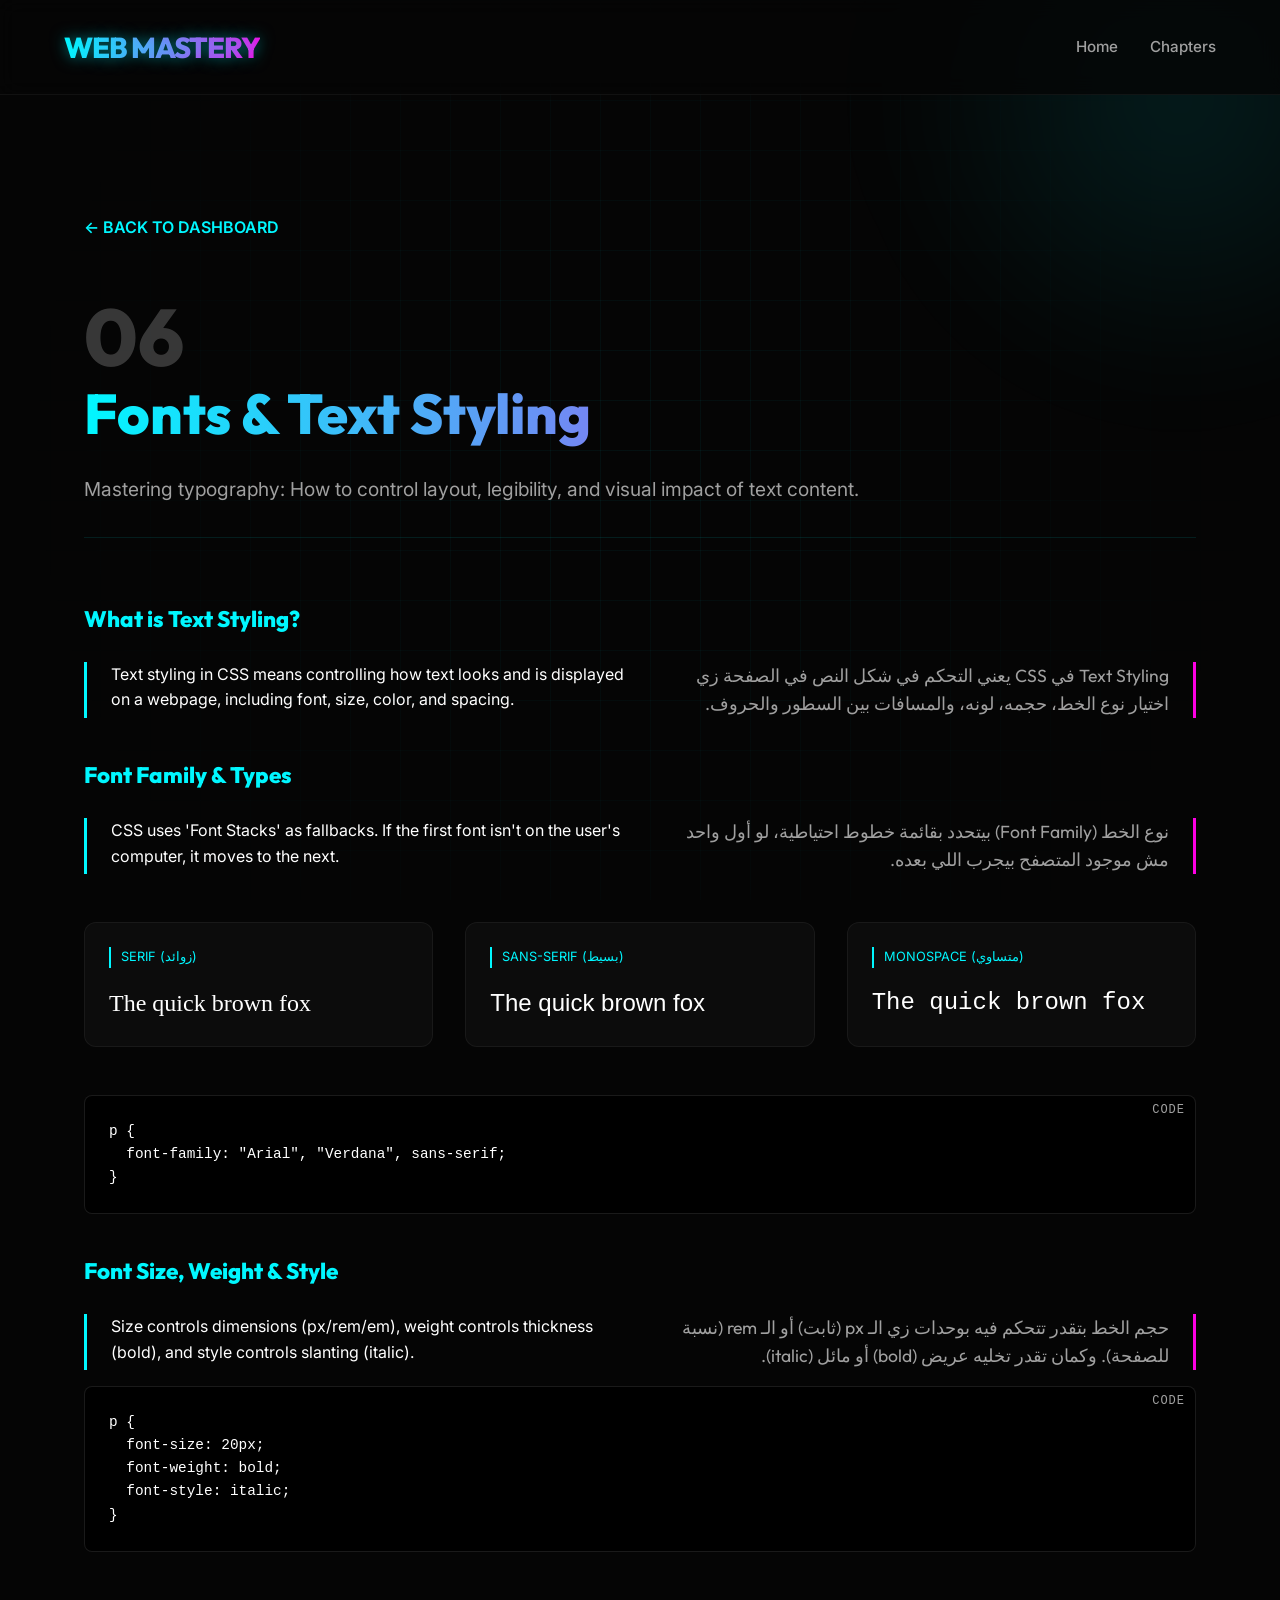
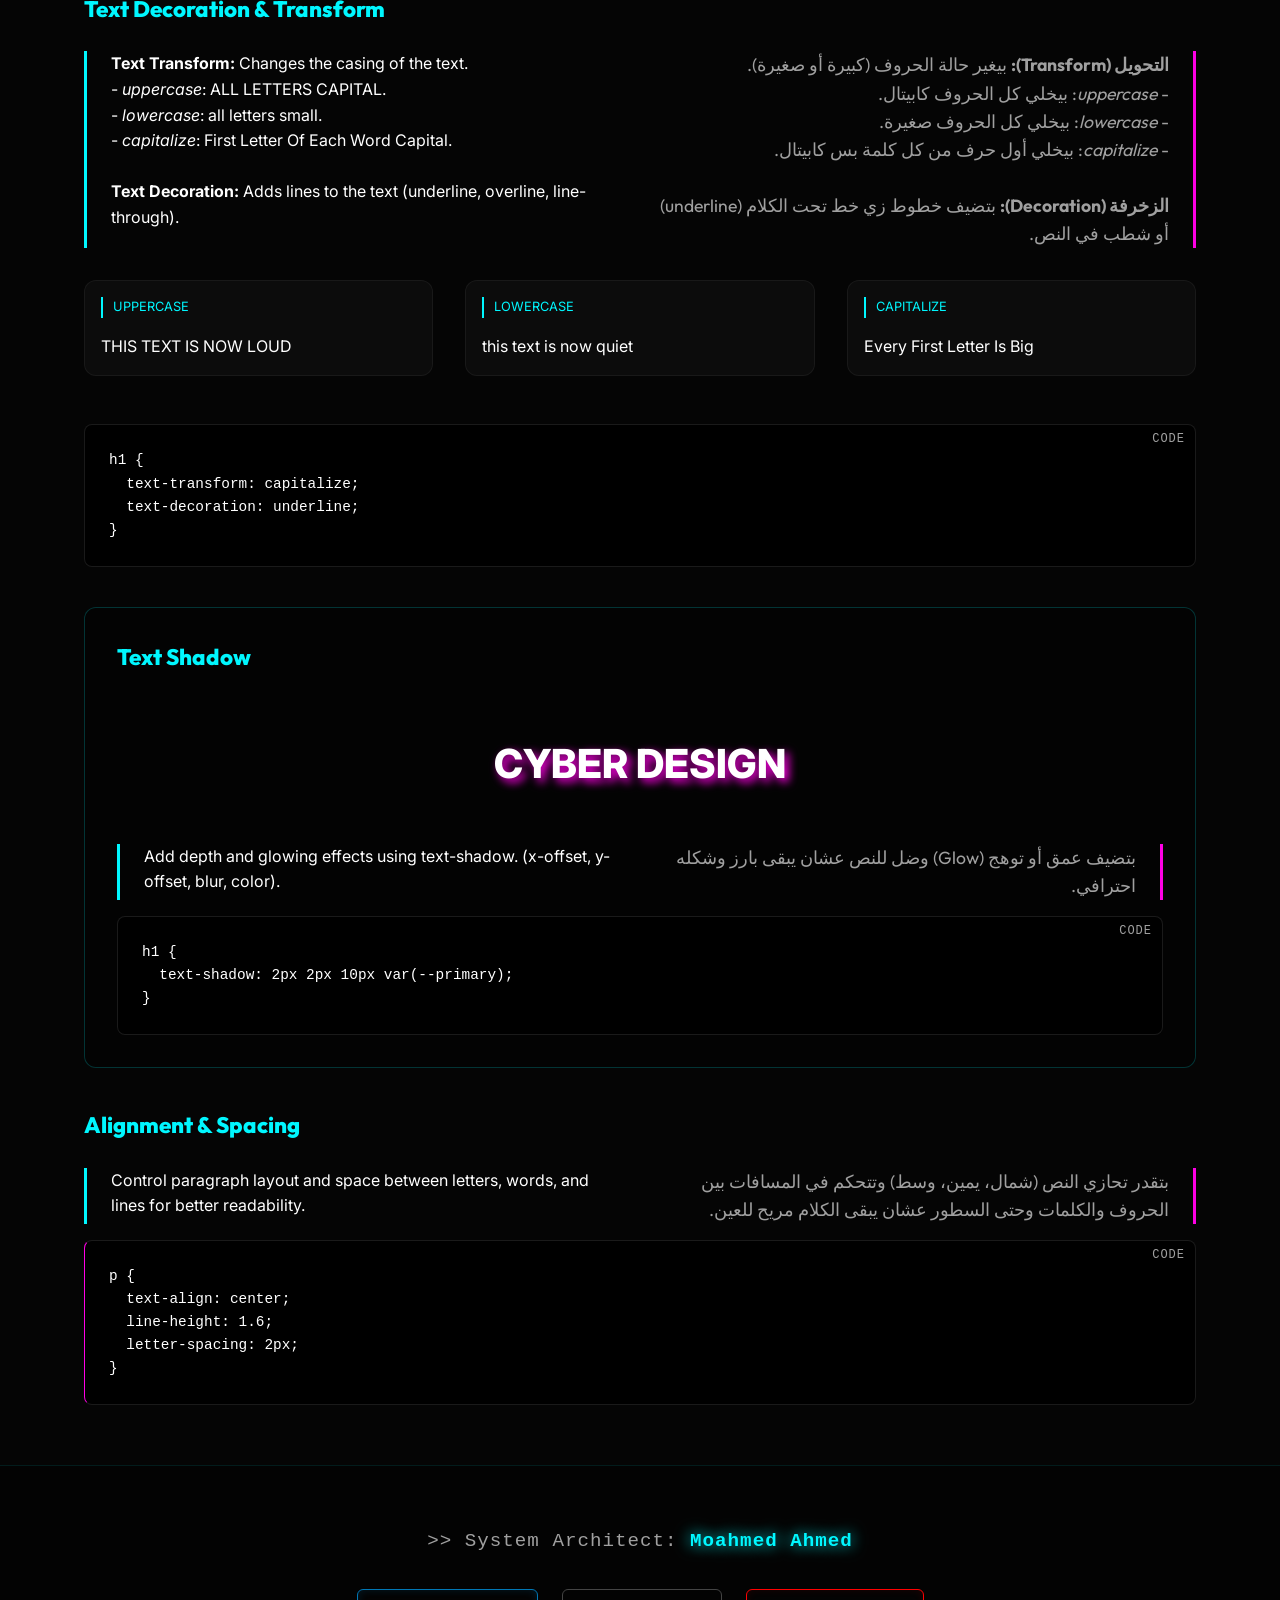
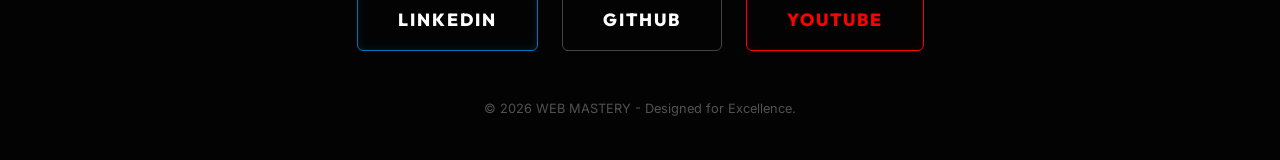
<file: chapter6.html>
<!DOCTYPE html>
<html lang="en">
<head>
    <meta charset="UTF-8">
    <meta name="viewport" content="width=device-width, initial-scale=1.0">
    <title>Chapter 6: Fonts & Text Styling | Master Web</title>
    <link rel="stylesheet" href="styles.css">
    <style>
        .chapter-page {
            padding: 120px 5% 60px;
            max-width: 1240px;
            margin: 0 auto;
        }
        .back-link {
            display: inline-flex;
            align-items: center;
            gap: 0.5rem;
            color: var(--primary);
            text-decoration: none;
            font-weight: 600;
            margin-bottom: 2rem;
            transition: var(--transition);
        }
        .back-link:hover {
            transform: translateX(-5px);
            text-shadow: var(--neon-glow);
        }
        .chapter-header {
            margin-bottom: 4rem;
            border-bottom: 1px solid rgba(0, 247, 255, 0.1);
            padding-bottom: 2rem;
        }
        .chapter-header h1 {
            font-size: 3.5rem;
            margin-bottom: 1rem;
            background: linear-gradient(to right, var(--primary), var(--secondary));
            -webkit-background-clip: text;
            background-clip: text;
            -webkit-text-fill-color: transparent;
        }
        .chapter-header p {
            color: var(--text-dim);
            font-size: 1.2rem;
        }

        /* Text Comparison Styles */
        .preview-grid {
            display: grid;
            grid-template-columns: repeat(auto-fit, minmax(300px, 1fr));
            gap: 2rem;
            margin: 2rem 0;
        }
        .preview-card {
            background: rgba(255, 255, 255, 0.03);
            border: 1px solid rgba(255, 255, 255, 0.05);
            padding: 1.5rem;
            border-radius: 12px;
        }
        .preview-label { color: var(--primary); font-size: 0.8rem; margin-bottom: 1rem; display: block; border-left: 2px solid var(--primary); padding-left: 10px; }
        
        .font-serif { font-family: 'Times New Roman', serif; font-size: 1.5rem; }
        .font-sans { font-family: 'Arial', sans-serif; font-size: 1.5rem; }
        .font-mono { font-family: 'Courier New', monospace; font-size: 1.5rem; }

        .shadow-demo {
            text-shadow: 4px 4px 10px var(--secondary);
            font-size: 2.5rem;
            font-weight: 800;
            color: white;
            text-align: center;
            margin: 2rem 0;
        }
    </style>
</head>
<body>
    <div class="bg-grid"></div>
    <div class="bg-noise"></div>
    <div class="bg-glow"></div>

    <nav>
        <div class="logo">WEB MASTERY</div>
        <ul class="nav-links">
            <li><a href="index.html#home">Home</a></li>
            <li><a href="index.html#chapters">Chapters</a></li>
        </ul>
    </nav>

    <main class="chapter-page">
        <a href="index.html#chapters" class="back-link">← BACK TO DASHBOARD</a>
        
        <header class="chapter-header">
            <div class="card-num" style="position: static; opacity: 0.2; font-size: 5rem; margin-bottom: -2rem;">06</div>
            <h1>Fonts & Text Styling</h1>
            <p>Mastering typography: How to control layout, legibility, and visual impact of text content.</p>
        </header>

        <div class="chapter-content">
            
            <!-- SECTION 1: WHAT IS TEXT STYLING -->
            <div class="section-block">
                <h4 class="section-subtitle">What is Text Styling?</h4>
                <div class="bilingual-block">
                    <div class="lang-en">
                        Text styling in CSS means controlling how text looks and is displayed on a webpage, including font, size, color, and spacing.
                    </div>
                    <div class="lang-ar">
                        Text Styling في CSS يعني التحكم في شكل النص في الصفحة زي اختيار نوع الخط، حجمه، لونه، والمسافات بين السطور والحروف.
                    </div>
                </div>
            </div>

            <!-- SECTION 2: FONT FAMILY & TYPES -->
            <div class="section-block">
                <h4 class="section-subtitle">Font Family & Types</h4>
                <div class="bilingual-block">
                    <div class="lang-en">
                        CSS uses 'Font Stacks' as fallbacks. If the first font isn't on the user's computer, it moves to the next.
                    </div>
                    <div class="lang-ar">
                        نوع الخط (Font Family) بيتحدد بقائمة خطوط احتياطية، لو أول واحد مش موجود المتصفح بيجرب اللي بعده.
                    </div>
                </div>
                <div class="preview-grid">
                    <div class="preview-card">
                        <span class="preview-label">SERIF (زوائد)</span>
                        <div class="font-serif">The quick brown fox</div>
                    </div>
                    <div class="preview-card">
                        <span class="preview-label">SANS-SERIF (بسيط)</span>
                        <div class="font-sans">The quick brown fox</div>
                    </div>
                    <div class="preview-card">
                        <span class="preview-label">MONOSPACE (متساوي)</span>
                        <div class="font-mono">The quick brown fox</div>
                    </div>
                </div>
                <div class="code-block">
                    p { <br>
                    &nbsp;&nbsp;font-family: "Arial", "Verdana", sans-serif; <br>
                    }
                </div>
            </div>

            <!-- SECTION 3: FONT SIZE & WEIGHT -->
            <div class="section-block">
                <h4 class="section-subtitle">Font Size, Weight & Style</h4>
                <div class="bilingual-block">
                    <div class="lang-en">
                        Size controls dimensions (px/rem/em), weight controls thickness (bold), and style controls slanting (italic).
                    </div>
                    <div class="lang-ar">
                        حجم الخط بتقدر تتحكم فيه بوحدات زي الـ px (ثابت) أو الـ rem (نسبة للصفحة). وكمان تقدر تخليه عريض (bold) أو مائل (italic).
                    </div>
                </div>
                <div class="code-block">
                    p { <br>
                    &nbsp;&nbsp;font-size: 20px; <br>
                    &nbsp;&nbsp;font-weight: bold; <br>
                    &nbsp;&nbsp;font-style: italic; <br>
                    }
                </div>
            </div>

            <!-- SECTION 4: TEXT DECORATION & TRANSFORM -->
            <div class="section-block">
                <h4 class="section-subtitle">Text Decoration & Transform</h4>
                <div class="bilingual-block">
                    <div class="lang-en">
                        <b>Text Transform:</b> Changes the casing of the text. <br>
                        - <i>uppercase</i>: ALL LETTERS CAPITAL. <br>
                        - <i>lowercase</i>: all letters small. <br>
                        - <i>capitalize</i>: First Letter Of Each Word Capital. <br><br>
                        <b>Text Decoration:</b> Adds lines to the text (underline, overline, line-through).
                    </div>
                    <div class="lang-ar">
                        <b>التحويل (Transform):</b> بيغير حالة الحروف (كبيرة أو صغيرة). <br>
                        - <i>uppercase</i>: بيخلي كل الحروف كابيتال. <br>
                        - <i>lowercase</i>: بيخلي كل الحروف صغيرة. <br>
                        - <i>capitalize</i>: بيخلي أول حرف من كل كلمة بس كابيتال. <br><br>
                        <b>الزخرفة (Decoration):</b> بتضيف خطوط زي خط تحت الكلام (underline) أو شطب في النص.
                    </div>
                </div>
                <div class="preview-grid" style="margin-top: 1rem;">
                    <div class="preview-card" style="padding: 1rem;">
                        <span class="preview-label">UPPERCASE</span>
                        <div style="text-transform: uppercase;">this text is now loud</div>
                    </div>
                    <div class="preview-card" style="padding: 1rem;">
                        <span class="preview-label">LOWERCASE</span>
                        <div style="text-transform: lowercase;">THIS TEXT IS NOW QUIET</div>
                    </div>
                    <div class="preview-card" style="padding: 1rem;">
                        <span class="preview-label">CAPITALIZE</span>
                        <div style="text-transform: capitalize;">every first letter is big</div>
                    </div>
                </div>
                <div class="code-block">
                    h1 { <br>
                    &nbsp;&nbsp;text-transform: capitalize; <br>
                    &nbsp;&nbsp;text-decoration: underline; <br>
                    }
                </div>
            </div>

            <!-- SECTION 5: TEXT SHADOW (The Wow Factor) -->
            <div class="section-block" style="border: 1px solid rgba(0, 247, 255, 0.2); padding: 2rem; border-radius: 12px; background: rgba(0, 0, 0, 0.4);">
                <h4 class="section-subtitle">Text Shadow</h4>
                <div class="shadow-demo">CYBER DESIGN</div>
                <div class="bilingual-block">
                    <div class="lang-en">
                        Add depth and glowing effects using text-shadow. (x-offset, y-offset, blur, color).
                    </div>
                    <div class="lang-ar">
                        بتضيف عمق أو توهج (Glow) وضل للنص عشان يبقى بارز وشكله احترافي.
                    </div>
                </div>
                <div class="code-block">
                    h1 { <br>
                    &nbsp;&nbsp;text-shadow: 2px 2px 10px var(--primary); <br>
                    }
                </div>
            </div>

            <!-- SECTION 6: ALIGNMENT & SPACING -->
            <div class="section-block">
                <h4 class="section-subtitle">Alignment & Spacing</h4>
                <div class="bilingual-block">
                    <div class="lang-en">
                        Control paragraph layout and space between letters, words, and lines for better readability.
                    </div>
                    <div class="lang-ar">
                        بتقدر تحازي النص (شمال، يمين، وسط) وتتحكم في المسافات بين الحروف والكلمات وحتى السطور عشان يبقى الكلام مريح للعين.
                    </div>
                </div>
                <div class="code-block" style="border-left-color: var(--secondary);">
                    p { <br>
                    &nbsp;&nbsp;text-align: center; <br>
                    &nbsp;&nbsp;line-height: 1.6; <br>
                    &nbsp;&nbsp;letter-spacing: 2px; <br>
                    }
                </div>
            </div>

        </div>
    </main>

    <footer class="social-footer">
        <div class="architect-info">
            &gt;&gt; System Architect: <span class="architect-name">Moahmed Ahmed</span>
        </div>
        <div class="social-btns">
            <a href="https://www.linkedin.com/in/moahmed-ahmed-02523532b?utm_source=share&utm_campaign=share_via&utm_content=profile&utm_medium=android_app" target="_blank" class="social-btn linkedin">Linkedin</a>
            <a href="https://github.com/supermohamed55555-hash" target="_blank" class="social-btn github">Github</a>
            <a href="https://youtube.com/@moahmedahmed9619?si=KhrSEPUL35puGBmr" target="_blank" class="social-btn youtube">Youtube</a>
        </div>
        <p class="copyright" style="margin-top: 3rem; opacity: 0.5; font-size: 0.8rem;">&copy; 2026 WEB MASTERY - Designed for Excellence.</p>
    </footer>

    <script src="script.js"></script>
</body>
</html>
</file>
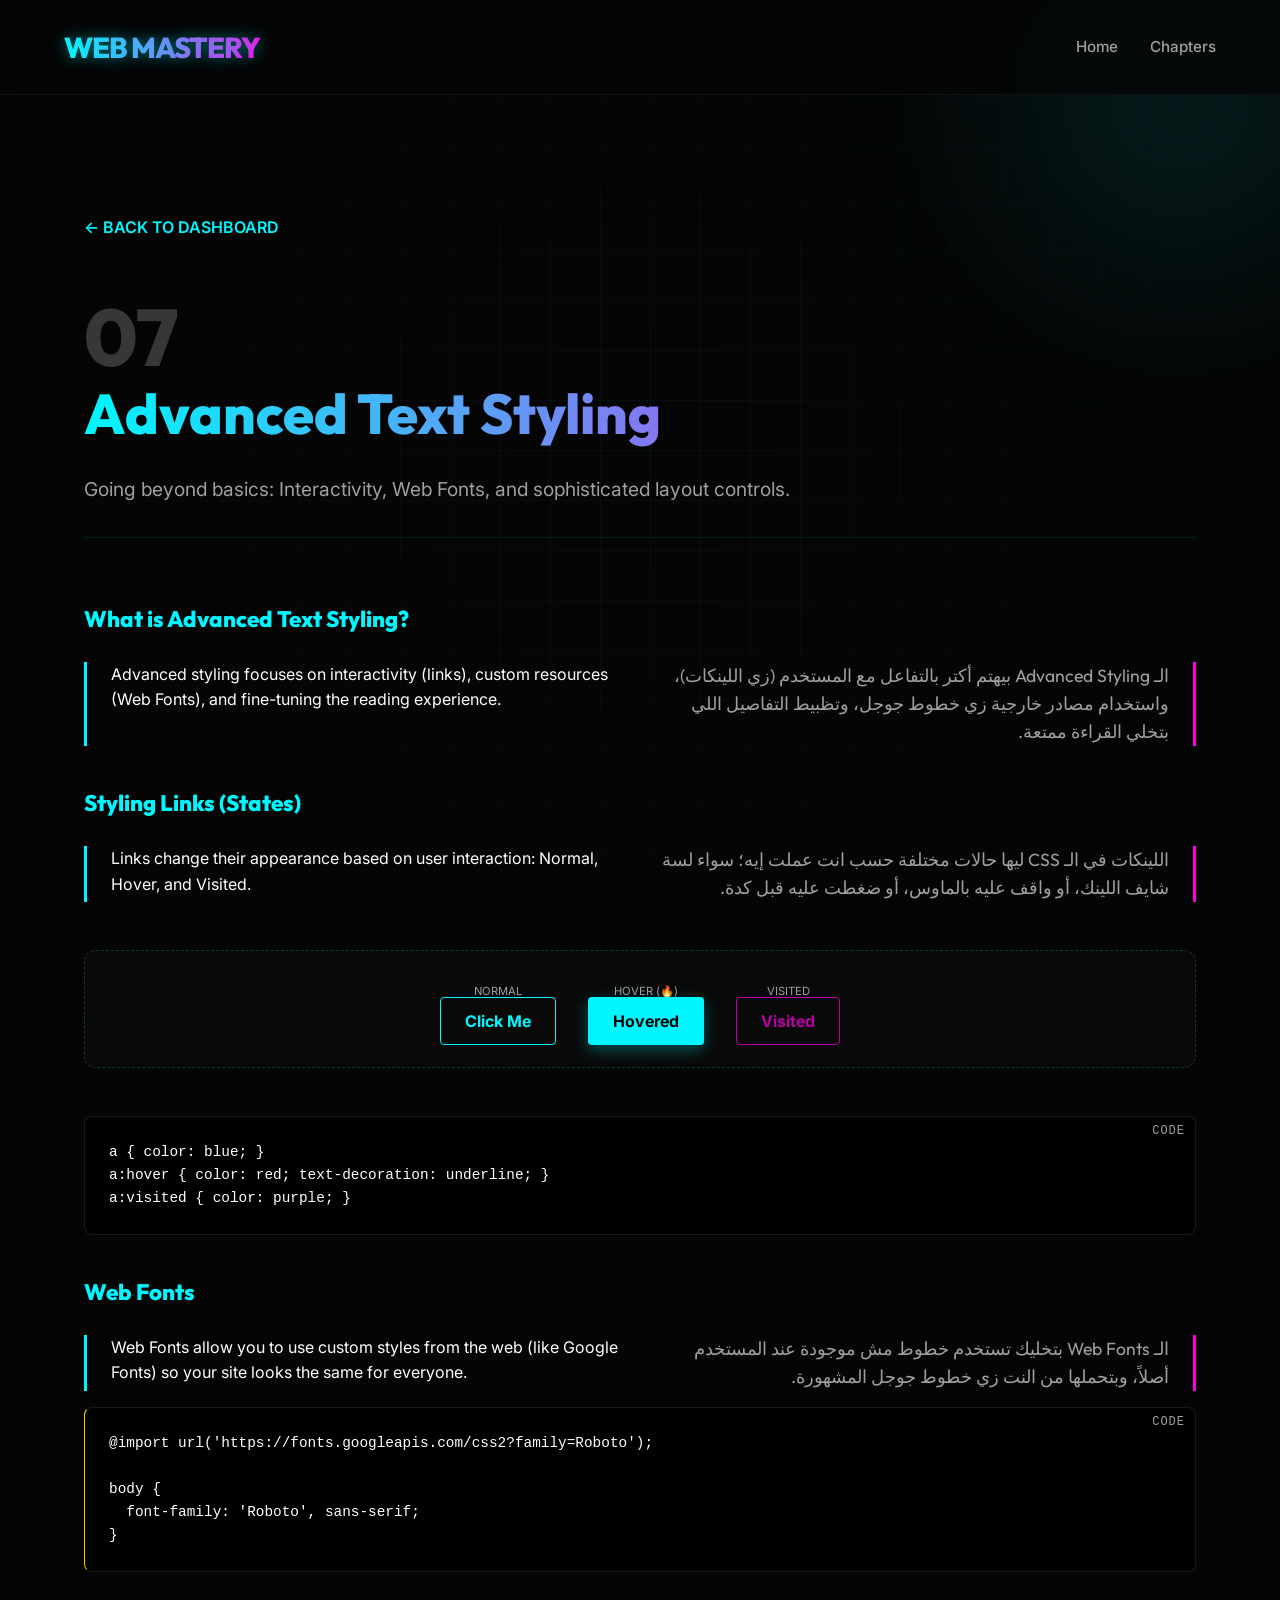
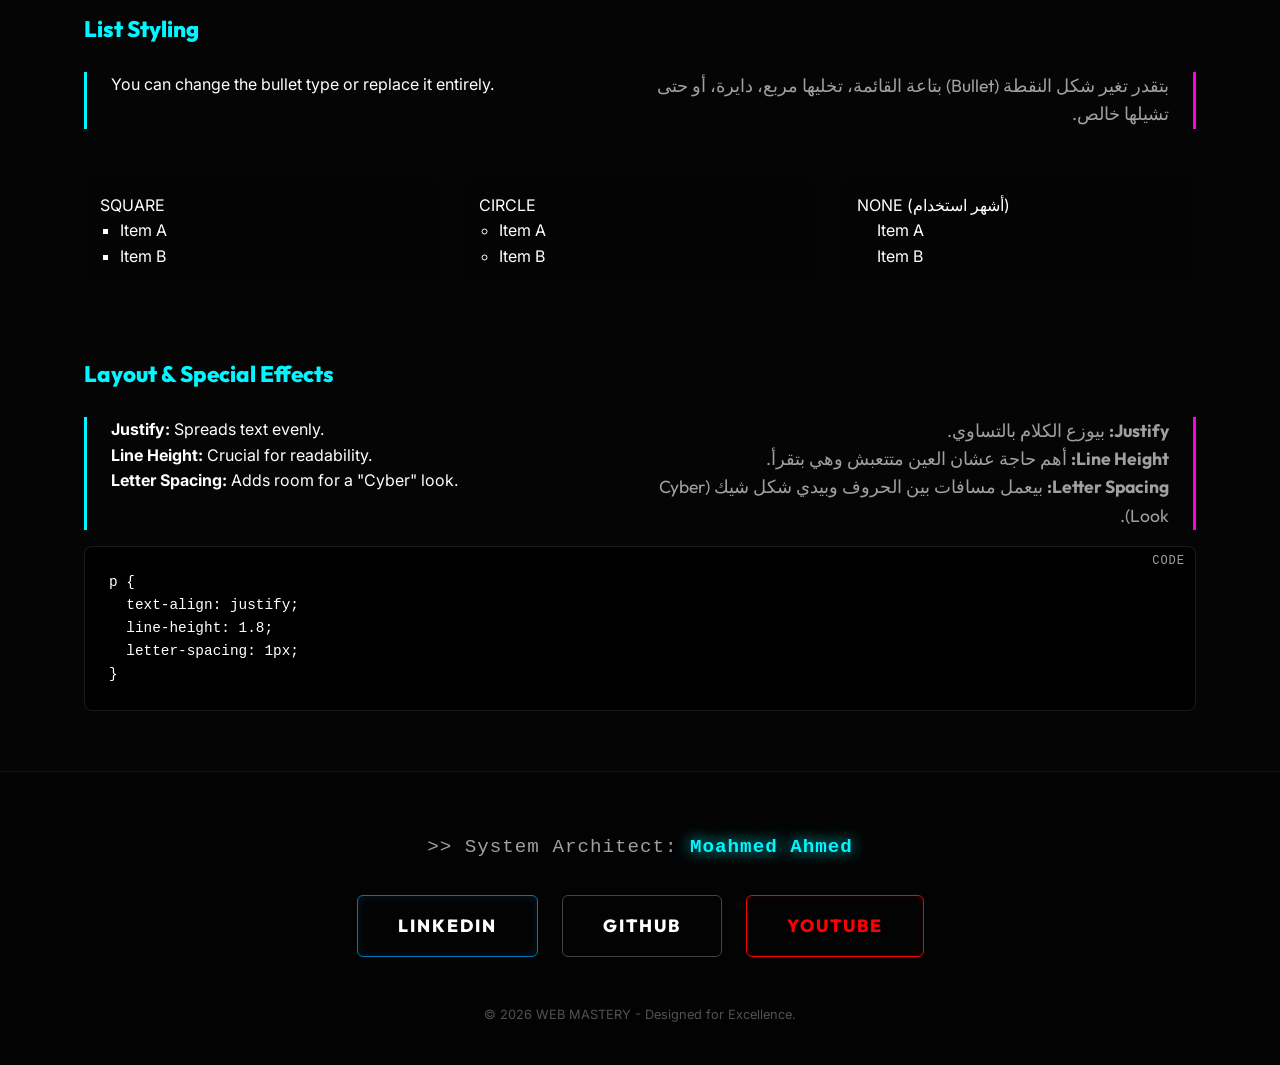
<file: chapter7.html>
<!DOCTYPE html>
<html lang="en">
<head>
    <meta charset="UTF-8">
    <meta name="viewport" content="width=device-width, initial-scale=1.0">
    <title>Chapter 7: Advanced Text Styling | Master Web</title>
    <link rel="stylesheet" href="styles.css">
    <style>
        .chapter-page {
            padding: 120px 5% 60px;
            max-width: 1240px;
            margin: 0 auto;
        }
        .back-link {
            display: inline-flex;
            align-items: center;
            gap: 0.5rem;
            color: var(--primary);
            text-decoration: none;
            font-weight: 600;
            margin-bottom: 2rem;
            transition: var(--transition);
        }
        .back-link:hover {
            transform: translateX(-5px);
            text-shadow: var(--neon-glow);
        }
        .chapter-header {
            margin-bottom: 4rem;
            border-bottom: 1px solid rgba(0, 247, 255, 0.1);
            padding-bottom: 2rem;
        }
        .chapter-header h1 {
            font-size: 3.5rem;
            margin-bottom: 1rem;
            background: linear-gradient(to right, var(--primary), var(--secondary));
            -webkit-background-clip: text;
            background-clip: text;
            -webkit-text-fill-color: transparent;
        }
        .chapter-header p {
            color: var(--text-dim);
            font-size: 1.2rem;
        }

        /* Link State Demo */
        .link-demo-container {
            display: flex;
            gap: 2rem;
            flex-wrap: wrap;
            margin: 2rem 0;
            padding: 2rem;
            background: rgba(255, 255, 255, 0.02);
            border-radius: 12px;
            border: 1px dashed rgba(0, 247, 255, 0.2);
            justify-content: center;
        }
        .demo-link {
            padding: 0.8rem 1.5rem;
            border-radius: 4px;
            text-decoration: none;
            font-weight: 700;
            transition: all 0.3s ease;
            border: 1px solid transparent;
        }
        .link-normal { color: var(--primary); border-color: var(--primary); }
        .link-hover { background: var(--primary); color: var(--bg-deep); transform: translateY(-3px); box-shadow: 0 5px 15px rgba(0, 247, 255, 0.3); }
        .link-visited { color: var(--secondary); border-color: var(--secondary); opacity: 0.7; }

        /* List Styles Grid */
        .list-grid {
            display: grid;
            grid-template-columns: repeat(auto-fit, minmax(200px, 1fr));
            gap: 1.5rem;
            margin: 2rem 0;
        }
        .list-demo-item {
            padding: 1rem;
            background: rgba(0, 0, 0, 0.2);
            border-radius: 8px;
        }
        .list-demo-item ul { padding-left: 20px; }
    </style>
</head>
<body>
    <div class="bg-grid"></div>
    <div class="bg-noise"></div>
    <div class="bg-glow"></div>

    <nav>
        <div class="logo">WEB MASTERY</div>
        <ul class="nav-links">
            <li><a href="index.html#home">Home</a></li>
            <li><a href="index.html#chapters">Chapters</a></li>
        </ul>
    </nav>

    <main class="chapter-page">
        <a href="index.html#chapters" class="back-link">← BACK TO DASHBOARD</a>
        
        <header class="chapter-header">
            <div class="card-num" style="position: static; opacity: 0.2; font-size: 5rem; margin-bottom: -2rem;">07</div>
            <h1>Advanced Text Styling</h1>
            <p>Going beyond basics: Interactivity, Web Fonts, and sophisticated layout controls.</p>
        </header>

        <div class="chapter-content">
            
            <!-- SECTION 1: WHAT IS ADVANCED TEXT STYLING -->
            <div class="section-block">
                <h4 class="section-subtitle">What is Advanced Text Styling?</h4>
                <div class="bilingual-block">
                    <div class="lang-en">
                        Advanced styling focuses on interactivity (links), custom resources (Web Fonts), and fine-tuning the reading experience.
                    </div>
                    <div class="lang-ar">
                        الـ Advanced Styling بيهتم أكتر بالتفاعل مع المستخدم (زي اللينكات)، واستخدام مصادر خارجية زي خطوط جوجل، وتظبيط التفاصيل اللي بتخلي القراءة ممتعة.
                    </div>
                </div>
            </div>

            <!-- SECTION 2: STYLING LINKS (STATES) -->
            <div class="section-block">
                <h4 class="section-subtitle">Styling Links (States)</h4>
                <div class="bilingual-block">
                    <div class="lang-en">
                        Links change their appearance based on user interaction: Normal, Hover, and Visited.
                    </div>
                    <div class="lang-ar">
                        اللينكات في الـ CSS ليها حالات مختلفة حسب انت عملت إيه؛ سواء لسة شايف اللينك، أو واقف عليه بالماوس، أو ضغطت عليه قبل كدة.
                    </div>
                </div>
                <div class="link-demo-container">
                    <div style="text-align: center;">
                        <span style="display:block; font-size: 0.7rem; color: var(--text-dim); margin-bottom: 0.5rem;">NORMAL</span>
                        <a href="#" class="demo-link link-normal" onclick="return false;">Click Me</a>
                    </div>
                    <div style="text-align: center;">
                        <span style="display:block; font-size: 0.7rem; color: var(--text-dim); margin-bottom: 0.5rem;">HOVER (🔥)</span>
                        <a href="#" class="demo-link link-hover" onclick="return false;">Hovered</a>
                    </div>
                    <div style="text-align: center;">
                        <span style="display:block; font-size: 0.7rem; color: var(--text-dim); margin-bottom: 0.5rem;">VISITED</span>
                        <a href="#" class="demo-link link-visited" onclick="return false;">Visited</a>
                    </div>
                </div>
                <div class="code-block">
                    a { color: blue; } <br>
                    a:hover { color: red; text-decoration: underline; } <br>
                    a:visited { color: purple; }
                </div>
            </div>

            <!-- SECTION 3: WEB FONTS -->
            <div class="section-block">
                <h4 class="section-subtitle">Web Fonts</h4>
                <div class="bilingual-block">
                    <div class="lang-en">
                        Web Fonts allow you to use custom styles from the web (like Google Fonts) so your site looks the same for everyone.
                    </div>
                    <div class="lang-ar">
                        الـ Web Fonts بتخليك تستخدم خطوط مش موجودة عند المستخدم أصلاً، وبتحملها من النت زي خطوط جوجل المشهورة.
                    </div>
                </div>
                <div class="code-block" style="border-left-color: #ffcc00;">
                    @import url('https://fonts.googleapis.com/css2?family=Roboto'); <br><br>
                    body { <br>
                    &nbsp;&nbsp;font-family: 'Roboto', sans-serif; <br>
                    }
                </div>
            </div>

            <!-- SECTION 4: LIST STYLING -->
            <div class="section-block">
                <h4 class="section-subtitle">List Styling</h4>
                <div class="bilingual-block">
                    <div class="lang-en">
                        You can change the bullet type or replace it entirely.
                    </div>
                    <div class="lang-ar">
                        بتقدر تغير شكل النقطة (Bullet) بتاعة القائمة، تخليها مربع، دايرة، أو حتى تشيلها خالص.
                    </div>
                </div>
                <div class="list-grid">
                    <div class="list-demo-item">
                        <span class="preview-label">SQUARE</span>
                        <ul style="list-style-type: square;">
                            <li>Item A</li>
                            <li>Item B</li>
                        </ul>
                    </div>
                    <div class="list-demo-item">
                        <span class="preview-label">CIRCLE</span>
                        <ul style="list-style-type: circle;">
                            <li>Item A</li>
                            <li>Item B</li>
                        </ul>
                    </div>
                    <div class="list-demo-item">
                        <span class="preview-label">NONE (أشهر استخدام)</span>
                        <ul style="list-style-type: none;">
                            <li>Item A</li>
                            <li>Item B</li>
                        </ul>
                    </div>
                </div>
            </div>

            <!-- SECTION 5: TEXT EFFECTS REVIEW -->
            <div class="section-block">
                <h4 class="section-subtitle">Layout & Special Effects</h4>
                <div class="bilingual-block">
                    <div class="lang-en">
                        <b>Justify:</b> Spreads text evenly. <br>
                        <b>Line Height:</b> Crucial for readability. <br>
                        <b>Letter Spacing:</b> Adds room for a "Cyber" look.
                    </div>
                    <div class="lang-ar">
                        <b>Justify:</b> بيوزع الكلام بالتساوي. <br>
                        <b>Line Height:</b> أهم حاجة عشان العين متتعبش وهي بتقرأ. <br>
                        <b>Letter Spacing:</b> بيعمل مسافات بين الحروف وبيدي شكل شيك (Cyber Look).
                    </div>
                </div>
                <div class="code-block">
                    p { <br>
                    &nbsp;&nbsp;text-align: justify; <br>
                    &nbsp;&nbsp;line-height: 1.8; <br>
                    &nbsp;&nbsp;letter-spacing: 1px; <br>
                    }
                </div>
            </div>

        </div>
    </main>

    <footer class="social-footer">
        <div class="architect-info">
            &gt;&gt; System Architect: <span class="architect-name">Moahmed Ahmed</span>
        </div>
        <div class="social-btns">
            <a href="https://www.linkedin.com/in/moahmed-ahmed-02523532b?utm_source=share&utm_campaign=share_via&utm_content=profile&utm_medium=android_app" target="_blank" class="social-btn linkedin">Linkedin</a>
            <a href="https://github.com/supermohamed55555-hash" target="_blank" class="social-btn github">Github</a>
            <a href="https://youtube.com/@moahmedahmed9619?si=KhrSEPUL35puGBmr" target="_blank" class="social-btn youtube">Youtube</a>
        </div>
        <p class="copyright" style="margin-top: 3rem; opacity: 0.5; font-size: 0.8rem;">&copy; 2026 WEB MASTERY - Designed for Excellence.</p>
    </footer>

    <script src="script.js"></script>
</body>
</html>
</file>
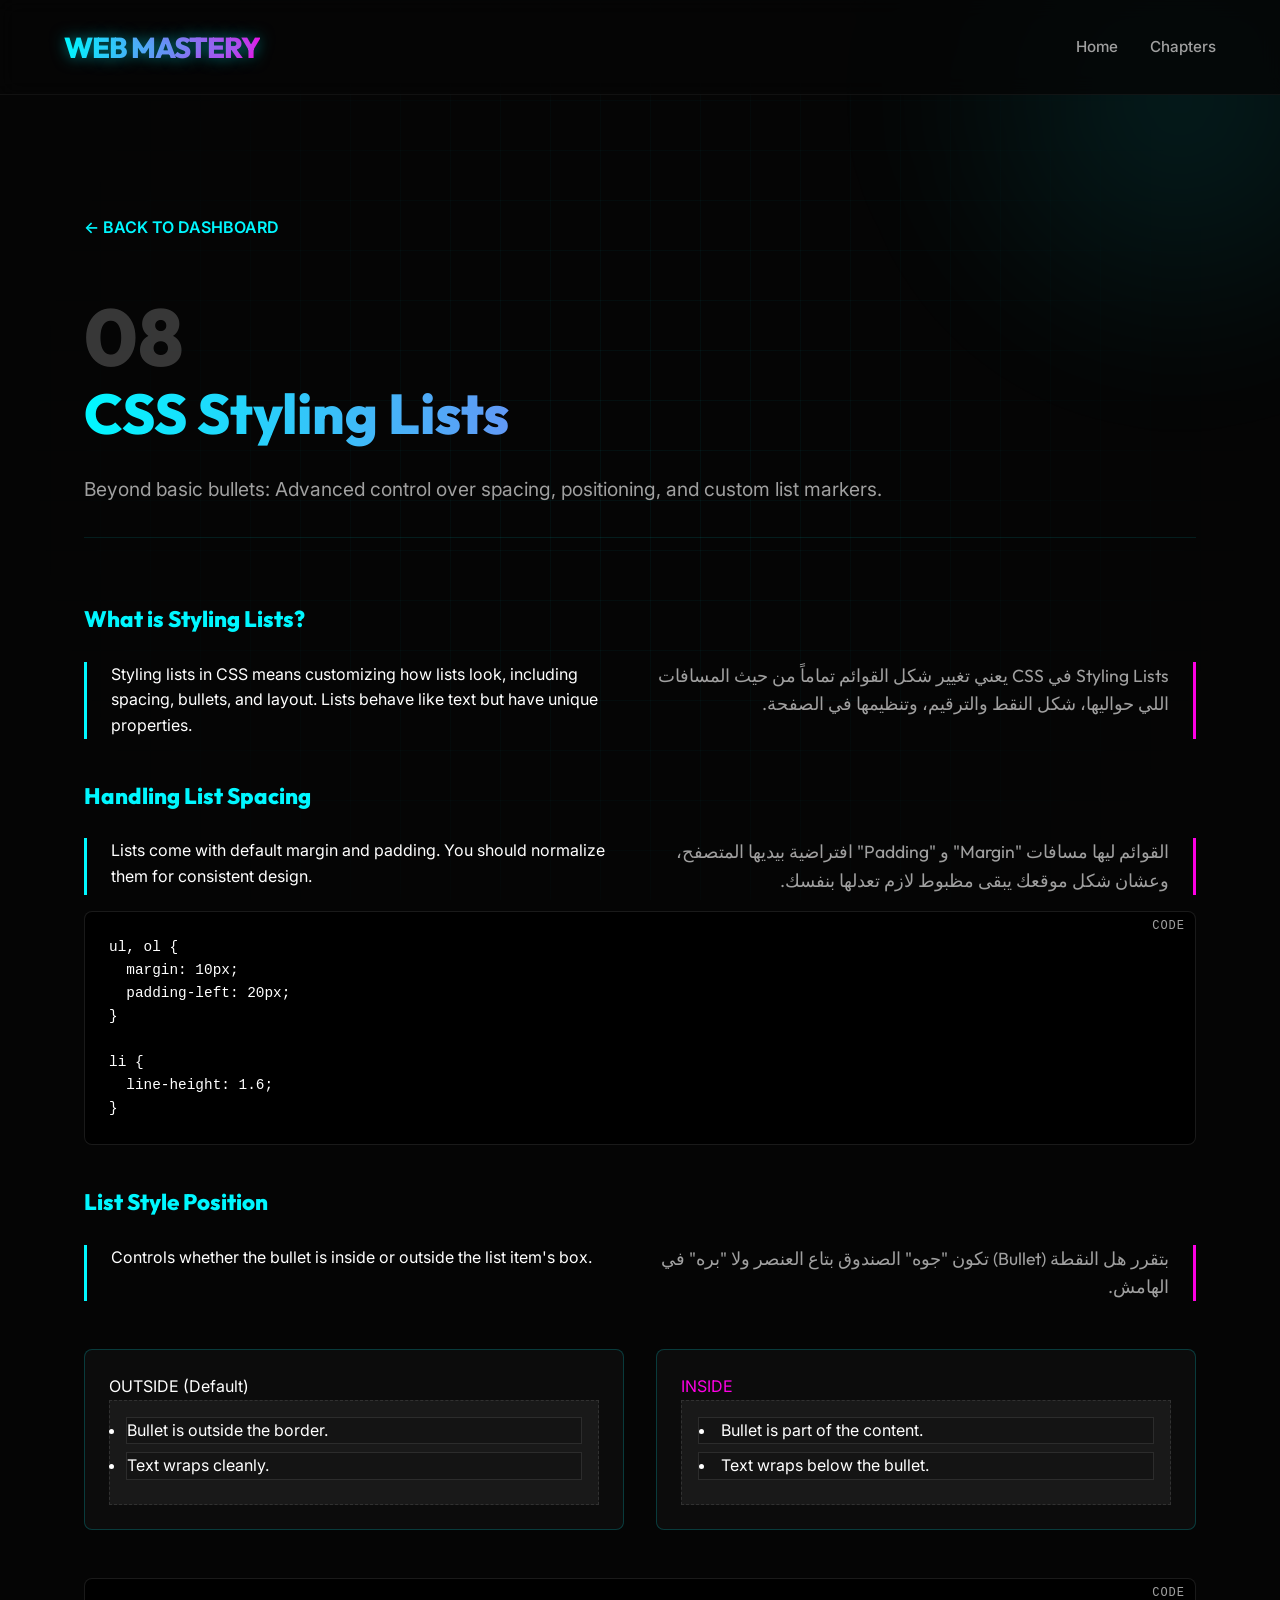
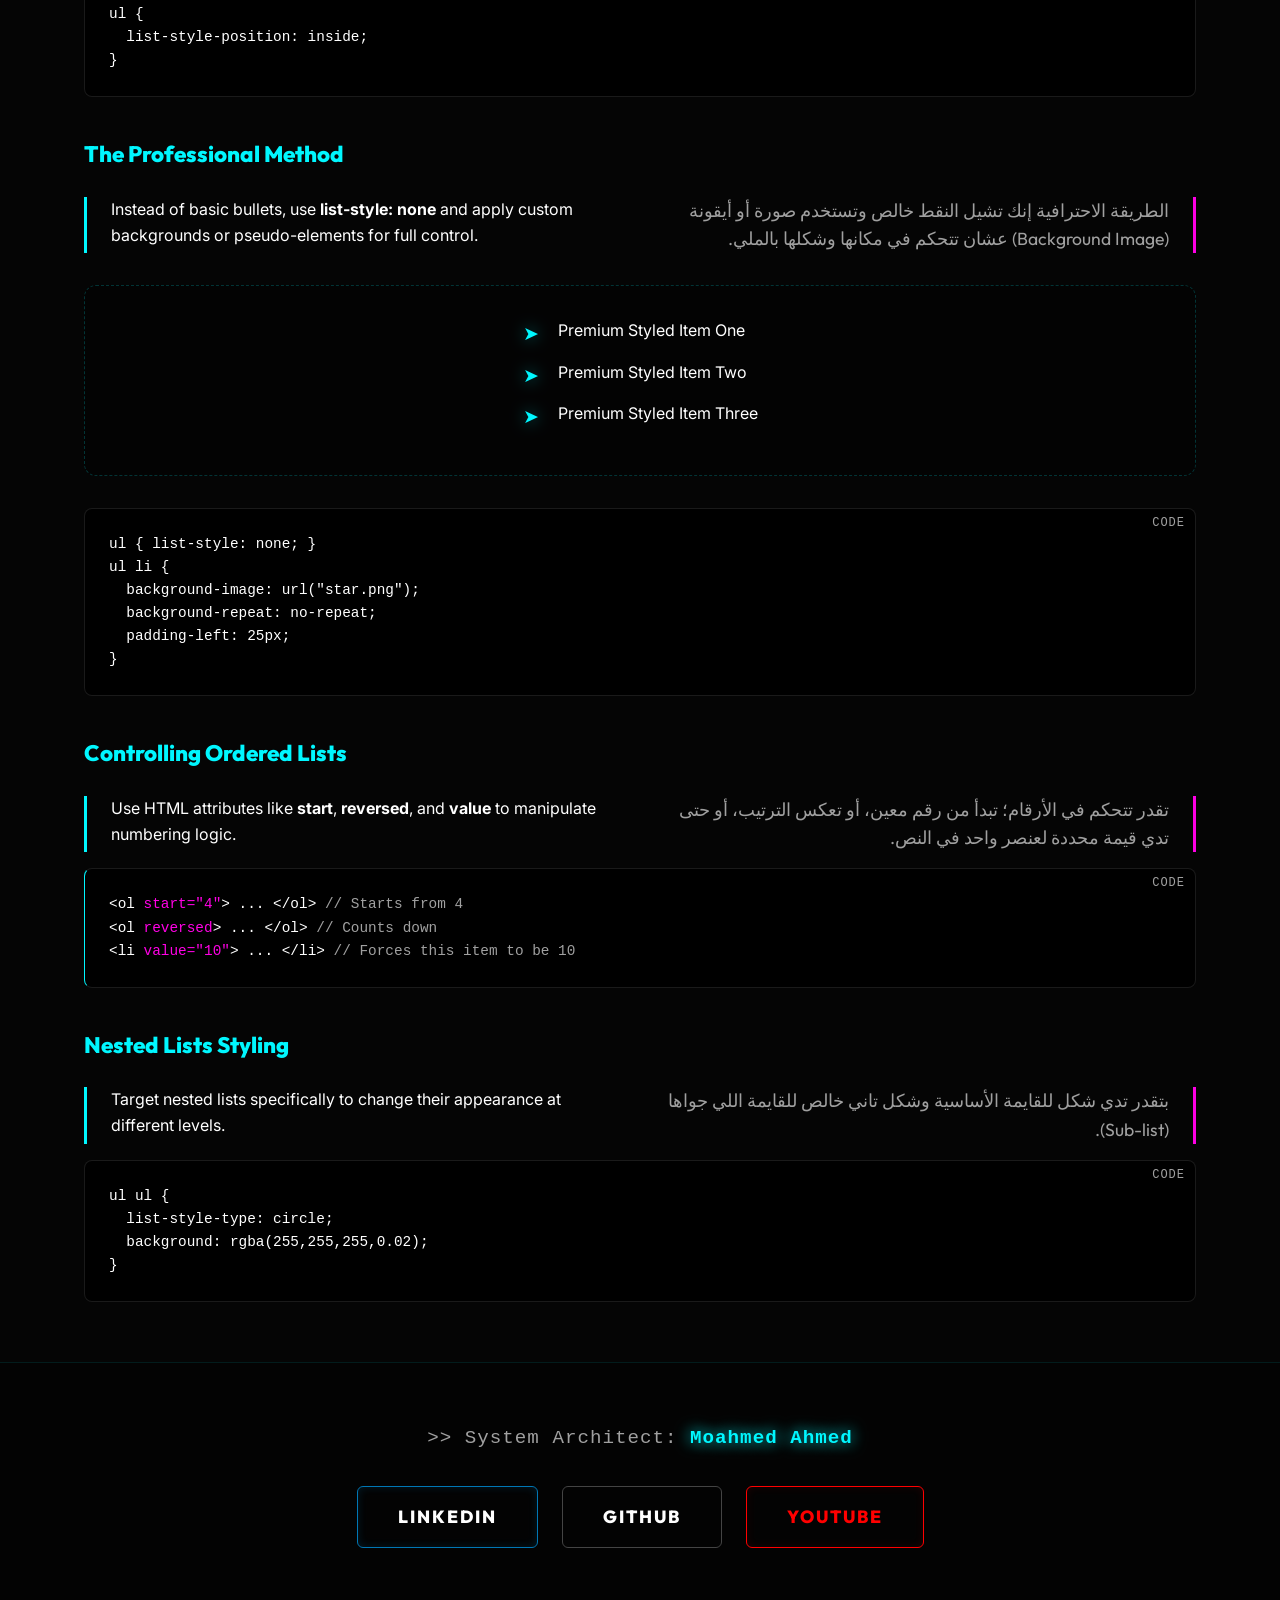
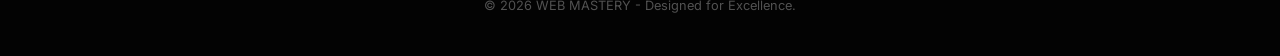
<file: chapter8.html>
<!DOCTYPE html>
<html lang="en">
<head>
    <meta charset="UTF-8">
    <meta name="viewport" content="width=device-width, initial-scale=1.0">
    <title>Chapter 8: CSS Styling Lists | Master Web</title>
    <link rel="stylesheet" href="styles.css">
    <style>
        .chapter-page {
            padding: 120px 5% 60px;
            max-width: 1240px;
            margin: 0 auto;
        }
        .back-link {
            display: inline-flex;
            align-items: center;
            gap: 0.5rem;
            color: var(--primary);
            text-decoration: none;
            font-weight: 600;
            margin-bottom: 2rem;
            transition: var(--transition);
        }
        .back-link:hover {
            transform: translateX(-5px);
            text-shadow: var(--neon-glow);
        }
        .chapter-header {
            margin-bottom: 4rem;
            border-bottom: 1px solid rgba(0, 247, 255, 0.1);
            padding-bottom: 2rem;
        }
        .chapter-header h1 {
            font-size: 3.5rem;
            margin-bottom: 1rem;
            background: linear-gradient(to right, var(--primary), var(--secondary));
            -webkit-background-clip: text;
            background-clip: text;
            -webkit-text-fill-color: transparent;
        }
        .chapter-header p {
            color: var(--text-dim);
            font-size: 1.2rem;
        }

        /* List Position Visualization */
        .pos-demo {
            display: flex;
            gap: 2rem;
            flex-wrap: wrap;
            margin: 2rem 0;
        }
        .pos-card {
            flex: 1;
            min-width: 250px;
            background: rgba(255, 255, 255, 0.03);
            border: 1px solid rgba(0, 247, 255, 0.2);
            padding: 1.5rem;
            border-radius: 8px;
        }
        .pos-card ul {
            background: rgba(255, 255, 255, 0.05);
            padding: 1rem;
            border: 1px dashed rgba(255, 255, 255, 0.1);
        }
        .pos-card li {
            border: 1px solid rgba(255, 255, 255, 0.1);
            background: rgba(0, 0, 0, 0.2);
            margin-bottom: 0.5rem;
        }

        /* Custom Bullet Visual */
        .custom-bullet-demo {
            list-style: none;
            padding-left: 0;
        }
        .custom-bullet-demo li {
            position: relative;
            padding-left: 35px;
            margin-bottom: 1rem;
            line-height: 1.6;
        }
        .custom-bullet-demo li::before {
            content: '➤';
            position: absolute;
            left: 0;
            color: var(--primary);
            text-shadow: var(--neon-glow);
            font-size: 1.2rem;
        }
    </style>
</head>
<body>
    <div class="bg-grid"></div>
    <div class="bg-noise"></div>
    <div class="bg-glow"></div>

    <nav>
        <div class="logo">WEB MASTERY</div>
        <ul class="nav-links">
            <li><a href="index.html#home">Home</a></li>
            <li><a href="index.html#chapters">Chapters</a></li>
        </ul>
    </nav>

    <main class="chapter-page">
        <a href="index.html#chapters" class="back-link">← BACK TO DASHBOARD</a>
        
        <header class="chapter-header">
            <div class="card-num" style="position: static; opacity: 0.2; font-size: 5rem; margin-bottom: -2rem;">08</div>
            <h1>CSS Styling Lists</h1>
            <p>Beyond basic bullets: Advanced control over spacing, positioning, and custom list markers.</p>
        </header>

        <div class="chapter-content">
            
            <!-- SECTION 1: WHAT IS STYLING LISTS -->
            <div class="section-block">
                <h4 class="section-subtitle">What is Styling Lists?</h4>
                <div class="bilingual-block">
                    <div class="lang-en">
                        Styling lists in CSS means customizing how lists look, including spacing, bullets, and layout. Lists behave like text but have unique properties.
                    </div>
                    <div class="lang-ar">
                        Styling Lists في CSS يعني تغيير شكل القوائم تماماً من حيث المسافات اللي حواليها، شكل النقط والترقيم، وتنظيمها في الصفحة.
                    </div>
                </div>
            </div>

            <!-- SECTION 2: HANDLING SPACING -->
            <div class="section-block">
                <h4 class="section-subtitle">Handling List Spacing</h4>
                <div class="bilingual-block">
                    <div class="lang-en">
                        Lists come with default margin and padding. You should normalize them for consistent design.
                    </div>
                    <div class="lang-ar">
                        القوائم ليها مسافات "Margin" و "Padding" افتراضية بيديها المتصفح، وعشان شكل موقعك يبقى مظبوط لازم تعدلها بنفسك.
                    </div>
                </div>
                <div class="code-block">
                    ul, ol { <br>
                    &nbsp;&nbsp;margin: 10px; <br>
                    &nbsp;&nbsp;padding-left: 20px; <br>
                    } <br><br>
                    li { <br>
                    &nbsp;&nbsp;line-height: 1.6; <br>
                    }
                </div>
            </div>

            <!-- SECTION 3: LIST STYLE POSITION -->
            <div class="section-block">
                <h4 class="section-subtitle">List Style Position</h4>
                <div class="bilingual-block">
                    <div class="lang-en">
                        Controls whether the bullet is inside or outside the list item's box.
                    </div>
                    <div class="lang-ar">
                        بتقرر هل النقطة (Bullet) تكون "جوه" الصندوق بتاع العنصر ولا "بره" في الهامش.
                    </div>
                </div>
                <div class="pos-demo">
                    <div class="pos-card">
                        <span class="preview-label">OUTSIDE (Default)</span>
                        <ul style="list-style-position: outside;">
                            <li>Bullet is outside the border.</li>
                            <li>Text wraps cleanly.</li>
                        </ul>
                    </div>
                    <div class="pos-card">
                        <span class="preview-label" style="color: var(--secondary);">INSIDE</span>
                        <ul style="list-style-position: inside;">
                            <li>Bullet is part of the content.</li>
                            <li>Text wraps below the bullet.</li>
                        </ul>
                    </div>
                </div>
                <div class="code-block">
                    ul { <br>
                    &nbsp;&nbsp;list-style-position: inside; <br>
                    }
                </div>
            </div>

            <!-- SECTION 4: PROFESSIONAL METHOD (CUSTOM BULLETS) -->
            <div class="section-block">
                <h4 class="section-subtitle">The Professional Method</h4>
                <div class="bilingual-block">
                    <div class="lang-en">
                        Instead of basic bullets, use <b>list-style: none</b> and apply custom backgrounds or pseudo-elements for full control.
                    </div>
                    <div class="lang-ar">
                        الطريقة الاحترافية إنك تشيل النقط خالص وتستخدم صورة أو أيقونة (Background Image) عشان تتحكم في مكانها وشكلها بالملي.
                    </div>
                </div>
                <div class="diagram-container">
                    <ul class="custom-bullet-demo">
                        <li>Premium Styled Item One</li>
                        <li>Premium Styled Item Two</li>
                        <li>Premium Styled Item Three</li>
                    </ul>
                </div>
                <div class="code-block">
                    ul { list-style: none; } <br>
                    ul li { <br>
                    &nbsp;&nbsp;background-image: url("star.png"); <br>
                    &nbsp;&nbsp;background-repeat: no-repeat; <br>
                    &nbsp;&nbsp;padding-left: 25px; <br>
                    }
                </div>
            </div>

            <!-- SECTION 5: ORDERED LIST CONTROLS -->
            <div class="section-block">
                <h4 class="section-subtitle">Controlling Ordered Lists</h4>
                <div class="bilingual-block">
                    <div class="lang-en">
                        Use HTML attributes like <b>start</b>, <b>reversed</b>, and <b>value</b> to manipulate numbering logic.
                    </div>
                    <div class="lang-ar">
                        تقدر تتحكم في الأرقام؛ تبدأ من رقم معين، أو تعكس الترتيب، أو حتى تدي قيمة محددة لعنصر واحد في النص.
                    </div>
                </div>
                <div class="code-block" style="border-left-color: var(--primary);">
                    &lt;ol <span style="color: var(--secondary);">start="4"</span>&gt; ... &lt;/ol&gt; <span style="color: var(--text-dim);">// Starts from 4</span><br>
                    &lt;ol <span style="color: var(--secondary);">reversed</span>&gt; ... &lt;/ol&gt; <span style="color: var(--text-dim);">// Counts down</span> <br>
                    &lt;li <span style="color: var(--secondary);">value="10"</span>&gt; ... &lt;/li&gt; <span style="color: var(--text-dim);">// Forces this item to be 10</span>
                </div>
            </div>

            <!-- SECTION 6: NESTED STYLING -->
            <div class="section-block">
                <h4 class="section-subtitle">Nested Lists Styling</h4>
                <div class="bilingual-block">
                    <div class="lang-en">
                        Target nested lists specifically to change their appearance at different levels.
                    </div>
                    <div class="lang-ar">
                        بتقدر تدي شكل للقايمة الأساسية وشكل تاني خالص للقايمة اللي جواها (Sub-list).
                    </div>
                </div>
                <div class="code-block">
                    ul ul { <br>
                    &nbsp;&nbsp;list-style-type: circle; <br>
                    &nbsp;&nbsp;background: rgba(255,255,255,0.02); <br>
                    }
                </div>
            </div>

        </div>
    </main>

    <footer class="social-footer">
        <div class="architect-info">
            &gt;&gt; System Architect: <span class="architect-name">Moahmed Ahmed</span>
        </div>
        <div class="social-btns">
            <a href="https://www.linkedin.com/in/moahmed-ahmed-02523532b?utm_source=share&utm_campaign=share_via&utm_content=profile&utm_medium=android_app" target="_blank" class="social-btn linkedin">Linkedin</a>
            <a href="https://github.com/supermohamed55555-hash" target="_blank" class="social-btn github">Github</a>
            <a href="https://youtube.com/@moahmedahmed9619?si=KhrSEPUL35puGBmr" target="_blank" class="social-btn youtube">Youtube</a>
        </div>
        <p class="copyright" style="margin-top: 3rem; opacity: 0.5; font-size: 0.8rem;">&copy; 2026 WEB MASTERY - Designed for Excellence.</p>
    </footer>

    <script src="script.js"></script>
</body>
</html>
</file>
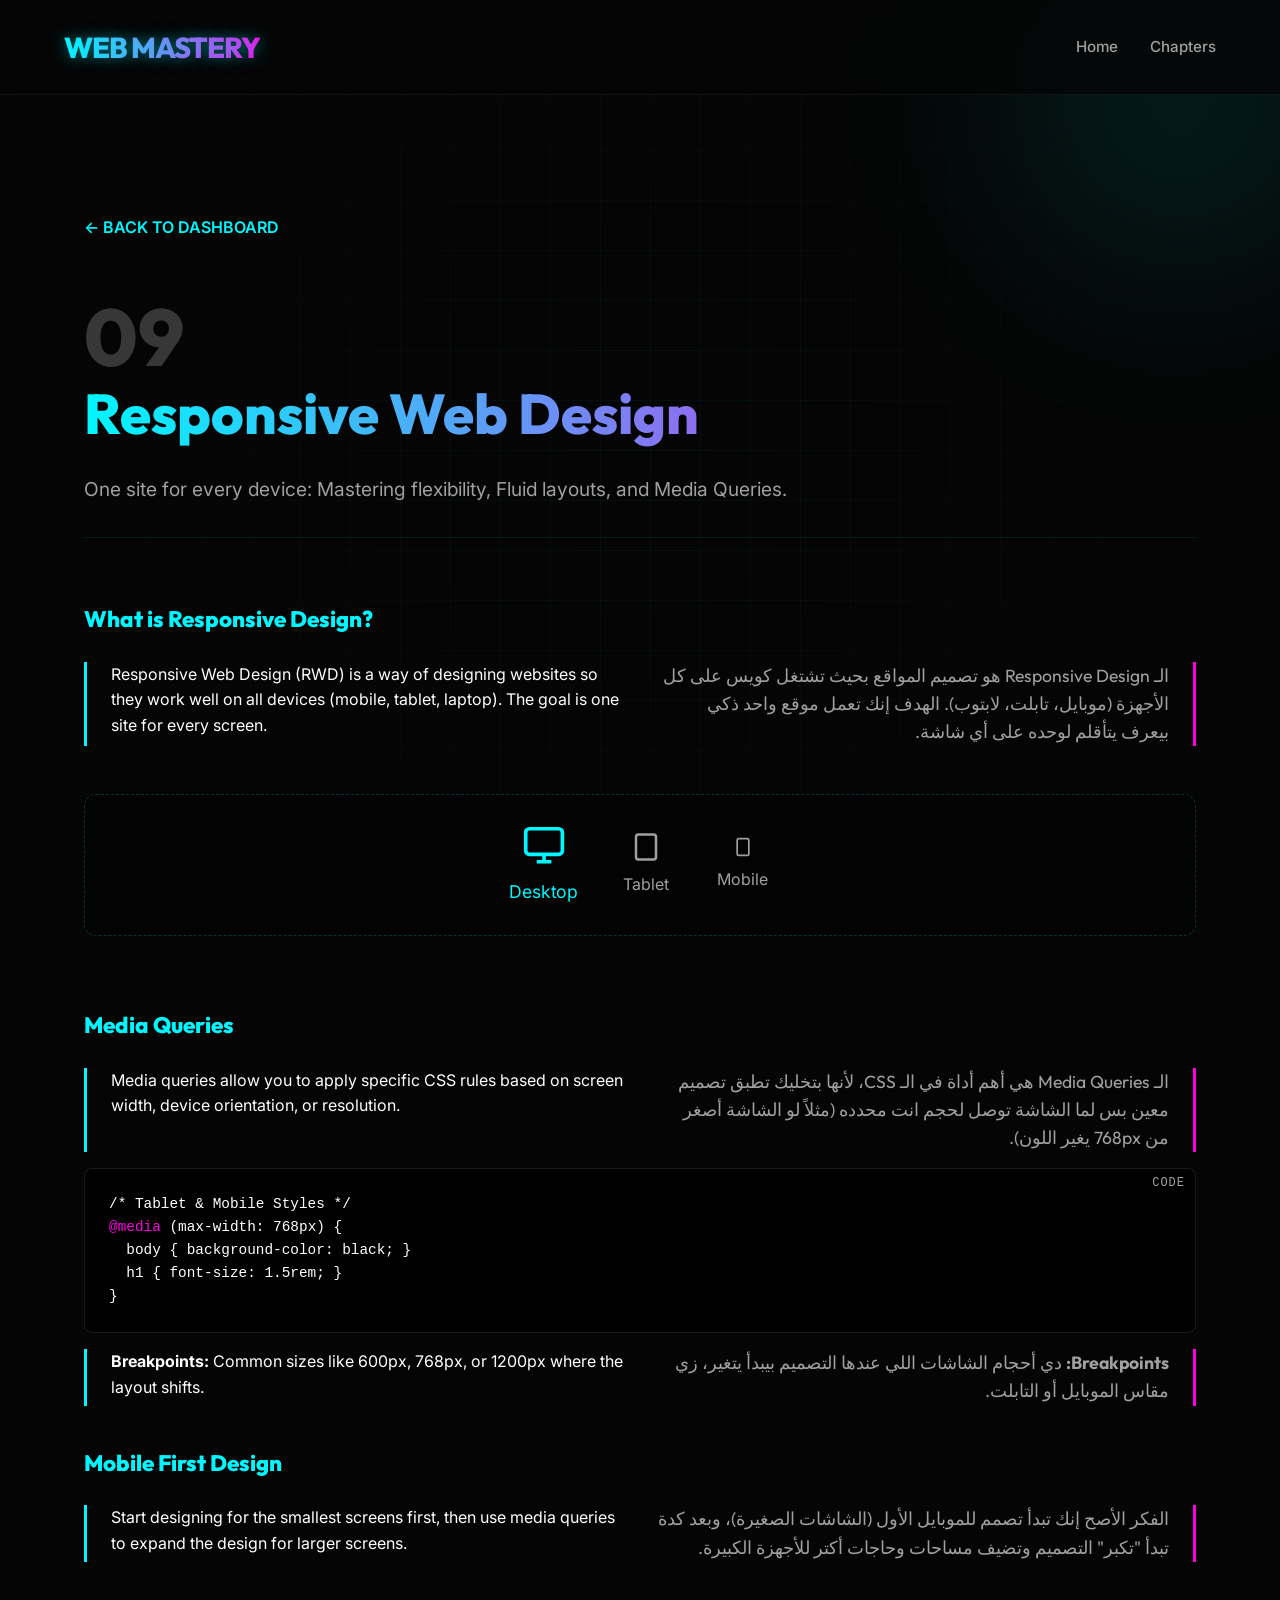
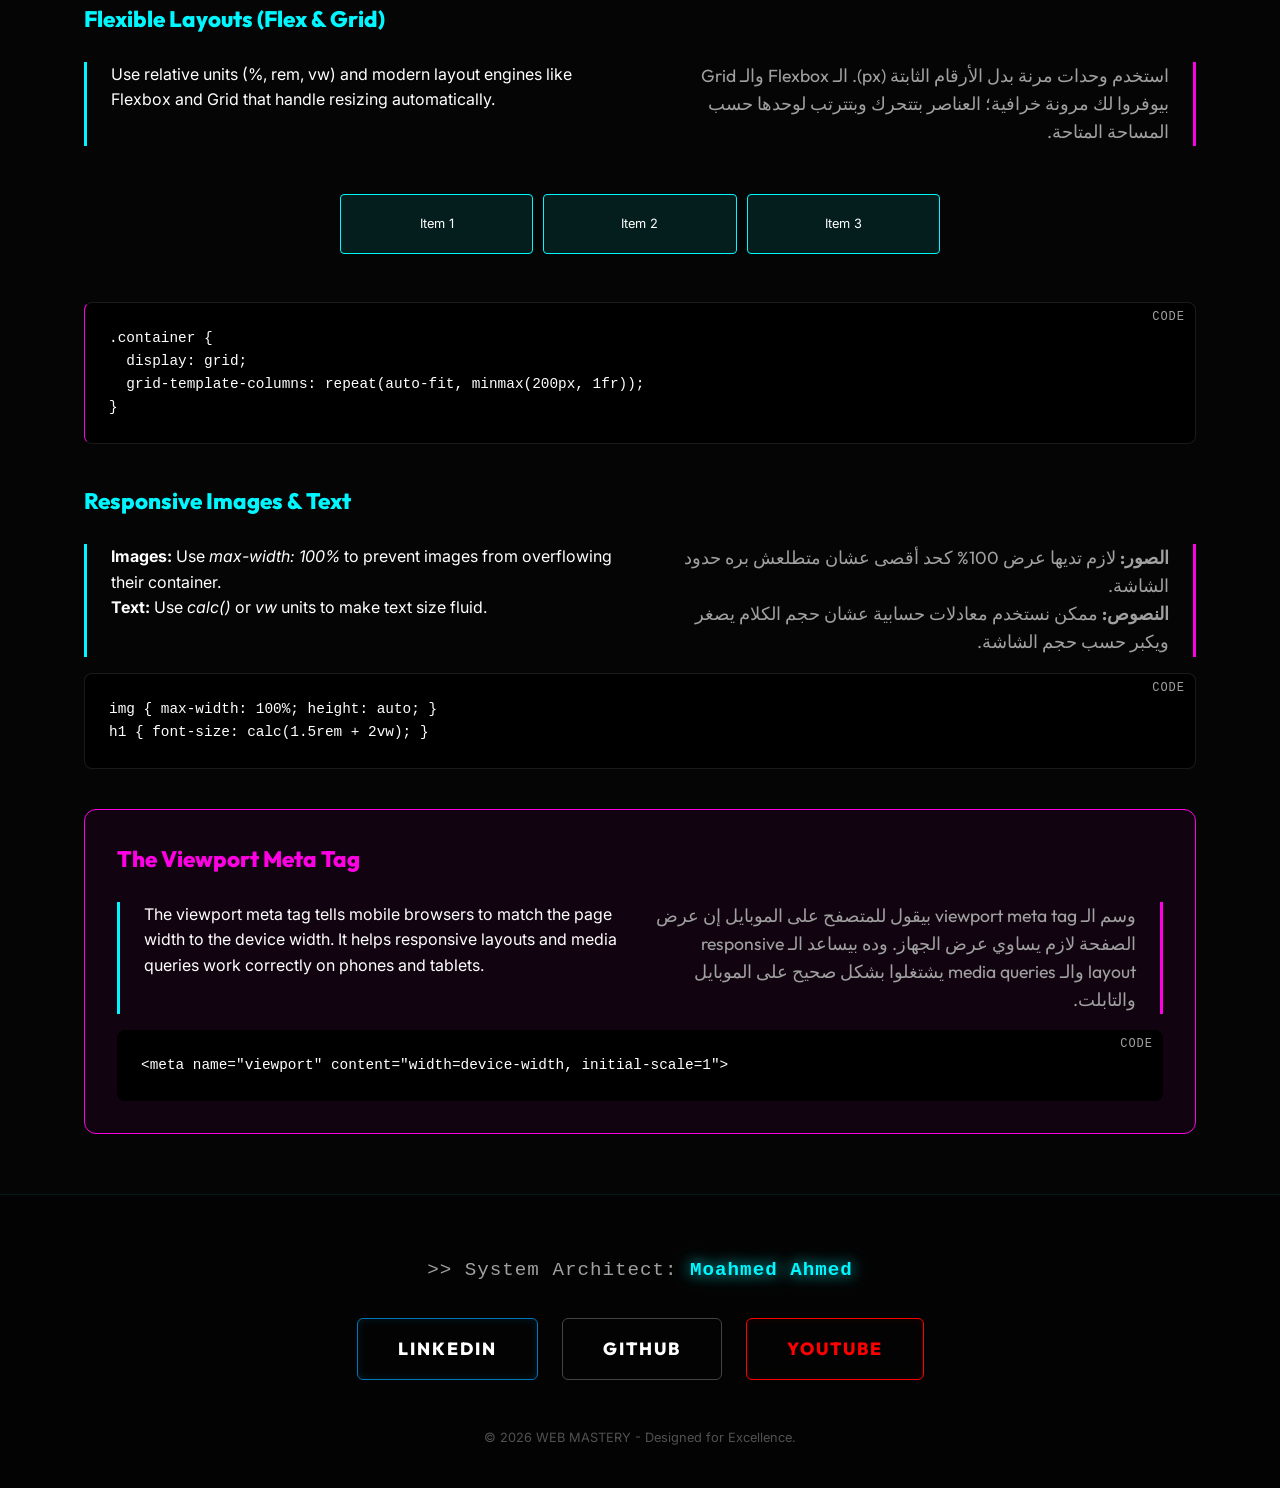
<file: chapter9.html>
<!DOCTYPE html>
<html lang="en">
<head>
    <meta charset="UTF-8">
    <meta name="viewport" content="width=device-width, initial-scale=1.0">
    <title>Chapter 9: Responsive Web Design | Master Web</title>
    <link rel="stylesheet" href="styles.css">
    <style>
        .chapter-page {
            padding: 120px 5% 60px;
            max-width: 1240px;
            margin: 0 auto;
        }
        .back-link {
            display: inline-flex;
            align-items: center;
            gap: 0.5rem;
            color: var(--primary);
            text-decoration: none;
            font-weight: 600;
            margin-bottom: 2rem;
            transition: var(--transition);
        }
        .back-link:hover {
            transform: translateX(-5px);
            text-shadow: var(--neon-glow);
        }
        .chapter-header {
            margin-bottom: 4rem;
            border-bottom: 1px solid rgba(0, 247, 255, 0.1);
            padding-bottom: 2rem;
        }
        .chapter-header h1 {
            font-size: 3.5rem;
            margin-bottom: 1rem;
            background: linear-gradient(to right, var(--primary), var(--secondary));
            -webkit-background-clip: text;
            background-clip: text;
            -webkit-text-fill-color: transparent;
        }
        .chapter-header p {
            color: var(--text-dim);
            font-size: 1.2rem;
        }

        /* Responsive Visualizer */
        .responsive-visual {
            background: rgba(0, 0, 0, 0.3);
            border: 1px dashed rgba(0, 247, 255, 0.2);
            padding: 2rem;
            border-radius: 12px;
            margin: 2rem 0;
            display: flex;
            flex-direction: column;
            align-items: center;
            gap: 2rem;
        }
        .device-icons {
            display: flex;
            gap: 3rem;
            align-items: center;
        }
        .device {
            display: flex;
            flex-direction: column;
            align-items: center;
            gap: 10px;
            color: var(--text-dim);
            transition: var(--transition);
        }
        .device.active { color: var(--primary); transform: scale(1.1); }
        
        .grid-preview {
            display: grid;
            grid-template-columns: repeat(3, 1fr);
            gap: 10px;
            width: 100%;
            max-width: 600px;
        }
        .grid-box {
            background: rgba(0, 247, 255, 0.1);
            border: 1px solid var(--primary);
            height: 60px;
            border-radius: 4px;
            display: flex;
            align-items: center;
            justify-content: center;
            font-size: 0.8rem;
        }

        @media (max-width: 768px) {
            .grid-preview { grid-template-columns: repeat(2, 1fr); }
        }
        @media (max-width: 480px) {
            .grid-preview { grid-template-columns: 1fr; }
        }
    </style>
</head>
<body>
    <div class="bg-grid"></div>
    <div class="bg-noise"></div>
    <div class="bg-glow"></div>

    <nav>
        <div class="logo">WEB MASTERY</div>
        <ul class="nav-links">
            <li><a href="index.html#home">Home</a></li>
            <li><a href="index.html#chapters">Chapters</a></li>
        </ul>
    </nav>

    <main class="chapter-page">
        <a href="index.html#chapters" class="back-link">← BACK TO DASHBOARD</a>
        
        <header class="chapter-header">
            <div class="card-num" style="position: static; opacity: 0.2; font-size: 5rem; margin-bottom: -2rem;">09</div>
            <h1>Responsive Web Design</h1>
            <p>One site for every device: Mastering flexibility, Fluid layouts, and Media Queries.</p>
        </header>

        <div class="chapter-content">
            
            <!-- SECTION 1: WHAT IS RESPONSIVE DESIGN -->
            <div class="section-block">
                <h4 class="section-subtitle">What is Responsive Design?</h4>
                <div class="bilingual-block">
                    <div class="lang-en">
                        Responsive Web Design (RWD) is a way of designing websites so they work well on all devices (mobile, tablet, laptop). The goal is one site for every screen.
                    </div>
                    <div class="lang-ar">
                        الـ Responsive Design هو تصميم المواقع بحيث تشتغل كويس على كل الأجهزة (موبايل، تابلت، لابتوب). الهدف إنك تعمل موقع واحد ذكي بيعرف يتأقلم لوحده على أي شاشة.
                    </div>
                </div>
                <div class="responsive-visual">
                    <div class="device-icons">
                        <div class="device active">
                            <svg width="40" height="40" viewBox="0 0 24 24" fill="none" stroke="currentColor" stroke-width="2"><rect x="2" y="3" width="20" height="14" rx="2"/><line x1="8" y1="21" x2="16" y2="21"/><line x1="12" y1="17" x2="12" y2="21"/></svg>
                            <span>Desktop</span>
                        </div>
                        <div class="device">
                            <svg width="30" height="30" viewBox="0 0 24 24" fill="none" stroke="currentColor" stroke-width="2"><rect x="4" y="2" width="16" height="20" rx="2"/><line x1="12" y1="18" x2="12" y2="18"/></svg>
                            <span>Tablet</span>
                        </div>
                        <div class="device">
                            <svg width="20" height="20" viewBox="0 0 24 24" fill="none" stroke="currentColor" stroke-width="2"><rect x="5" y="2" width="14" height="20" rx="2"/><line x1="12" y1="19" x2="12" y2="19"/></svg>
                            <span>Mobile</span>
                        </div>
                    </div>
                </div>
            </div>

            <!-- SECTION 2: MEDIA QUERIES -->
            <div class="section-block">
                <h4 class="section-subtitle">Media Queries</h4>
                <div class="bilingual-block">
                    <div class="lang-en">
                        Media queries allow you to apply specific CSS rules based on screen width, device orientation, or resolution.
                    </div>
                    <div class="lang-ar">
                        الـ Media Queries هي أهم أداة في الـ CSS، لأنها بتخليك تطبق تصميم معين بس لما الشاشة توصل لحجم انت محدده (مثلاً لو الشاشة أصغر من 768px يغير اللون).
                    </div>
                </div>
                <div class="code-block">
                    /* Tablet & Mobile Styles */ <br>
                    <span style="color:var(--secondary)">@media</span> (max-width: 768px) { <br>
                    &nbsp;&nbsp;body { background-color: black; } <br>
                    &nbsp;&nbsp;h1 { font-size: 1.5rem; } <br>
                    }
                </div>
                <div class="bilingual-block">
                    <div class="lang-en">
                        <b>Breakpoints:</b> Common sizes like 600px, 768px, or 1200px where the layout shifts.
                    </div>
                    <div class="lang-ar">
                        <b>Breakpoints:</b> دي أحجام الشاشات اللي عندها التصميم بيبدأ يتغير، زي مقاس الموبايل أو التابلت.
                    </div>
                </div>
            </div>

            <!-- SECTION 3: MOBILE FIRST DESIGN -->
            <div class="section-block">
                <h4 class="section-subtitle">Mobile First Design</h4>
                <div class="bilingual-block">
                    <div class="lang-en">
                        Start designing for the smallest screens first, then use media queries to expand the design for larger screens.
                    </div>
                    <div class="lang-ar">
                        الفكر الأصح إنك تبدأ تصمم للموبايل الأول (الشاشات الصغيرة)، وبعد كدة تبدأ "تكبر" التصميم وتضيف مساحات وحاجات أكتر للأجهزة الكبيرة.
                    </div>
                </div>
            </div>

            <!-- SECTION 4: FLEXIBLE LAYOUTS -->
            <div class="section-block">
                <h4 class="section-subtitle">Flexible Layouts (Flex & Grid)</h4>
                <div class="bilingual-block">
                    <div class="lang-en">
                        Use relative units (%, rem, vw) and modern layout engines like Flexbox and Grid that handle resizing automatically.
                    </div>
                    <div class="lang-ar">
                        استخدم وحدات مرنة بدل الأرقام الثابتة (px). الـ Flexbox والـ Grid بيوفروا لك مرونة خرافية؛ العناصر بتتحرك وبتترتب لوحدها حسب المساحة المتاحة.
                    </div>
                </div>
                <div class="grid-preview" style="margin: 2rem auto;">
                    <div class="grid-box">Item 1</div>
                    <div class="grid-box">Item 2</div>
                    <div class="grid-box">Item 3</div>
                </div>
                <div class="code-block" style="border-left-color: var(--secondary);">
                    .container { <br>
                    &nbsp;&nbsp;display: grid; <br>
                    &nbsp;&nbsp;grid-template-columns: repeat(auto-fit, minmax(200px, 1fr)); <br>
                    }
                </div>
            </div>

            <!-- SECTION 5: RESPONSIVE ASSETS -->
            <div class="section-block">
                <h4 class="section-subtitle">Responsive Images & Text</h4>
                <div class="bilingual-block">
                    <div class="lang-en">
                        <b>Images:</b> Use <i>max-width: 100%</i> to prevent images from overflowing their container. <br>
                        <b>Text:</b> Use <i>calc()</i> or <i>vw</i> units to make text size fluid.
                    </div>
                    <div class="lang-ar">
                        <b>الصور:</b> لازم تديها عرض 100% كحد أقصى عشان متطلعش بره حدود الشاشة. <br>
                        <b>النصوص:</b> ممكن نستخدم معادلات حسابية عشان حجم الكلام يصغر ويكبر حسب حجم الشاشة.
                    </div>
                </div>
                <div class="code-block">
                    img { max-width: 100%; height: auto; } <br>
                    h1 { font-size: calc(1.5rem + 2vw); }
                </div>
            </div>

            <!-- SECTION 6: VIEWPORT META TAG -->
            <div class="section-block" style="background: rgba(255, 0, 229, 0.05); border: 1px solid var(--secondary); padding: 2rem; border-radius: 12px;">
                <h4 class="section-subtitle" style="color: var(--secondary);">The Viewport Meta Tag</h4>
                <div class="bilingual-block">
                    <div class="lang-en">
                        The viewport meta tag tells mobile browsers to match the page width to the device width. It helps responsive layouts and media queries work correctly on phones and tablets.
                    </div>
                    <div class="lang-ar">
                        وسم الـ viewport meta tag بيقول للمتصفح على الموبايل إن عرض الصفحة لازم يساوي عرض الجهاز. وده بيساعد الـ responsive layout والـ media queries يشتغلوا بشكل صحيح على الموبايل والتابلت.
                    </div>
                </div>
                <div class="code-block" style="background: #000; border: none;">
                    &lt;meta name="viewport" content="width=device-width, initial-scale=1"&gt;
                </div>
            </div>

        </div>
    </main>

    <footer class="social-footer">
        <div class="architect-info">
            &gt;&gt; System Architect: <span class="architect-name">Moahmed Ahmed</span>
        </div>
        <div class="social-btns">
            <a href="https://www.linkedin.com/in/moahmed-ahmed-02523532b?utm_source=share&utm_campaign=share_via&utm_content=profile&utm_medium=android_app" target="_blank" class="social-btn linkedin">Linkedin</a>
            <a href="https://github.com/supermohamed55555-hash" target="_blank" class="social-btn github">Github</a>
            <a href="https://youtube.com/@moahmedahmed9619?si=KhrSEPUL35puGBmr" target="_blank" class="social-btn youtube">Youtube</a>
        </div>
        <p class="copyright" style="margin-top: 3rem; opacity: 0.5; font-size: 0.8rem;">&copy; 2026 WEB MASTERY - Designed for Excellence.</p>
    </footer>

    <script src="script.js"></script>
</body>
</html>
</file>
<file: styles.css>
@import url('https://fonts.googleapis.com/css2?family=Outfit:wght@300;400;600;800&family=Inter:wght@300;400;500;700&display=swap');

:root {
    --bg-deep: #050505;
    --bg-dark: #0a0a0a;
    --bg-card: rgba(20, 20, 20, 0.7);
    --primary: #00f7ff;
    --secondary: #ff00e5;
    --accent: #ffcc00;
    --text-main: #ffffff;
    --text-dim: #a0a0a0;
    --neon-glow: 0 0 15px rgba(0, 247, 255, 0.5);
    --neon-border: 1px solid rgba(0, 247, 255, 0.3);
    --transition: all 0.4s cubic-bezier(0.4, 0, 0.2, 1);
}

* {
    margin: 0;
    padding: 0;
    box-sizing: border-box;
}

body {
    background-color: var(--bg-deep);
    color: var(--text-main);
    font-family: 'Inter', sans-serif;
    line-height: 1.6;
    overflow-x: hidden;
    scroll-behavior: smooth;
}

/* Custom Scrollbar */
::-webkit-scrollbar {
    width: 8px;
}
::-webkit-scrollbar-track {
    background: var(--bg-deep);
}
::-webkit-scrollbar-thumb {
    background: #222;
    border-radius: 4px;
}
::-webkit-scrollbar-thumb:hover {
    background: var(--primary);
    box-shadow: var(--neon-glow);
}

h1, h2, h3, h4 {
    font-family: 'Outfit', sans-serif;
    font-weight: 800;
}

/* Background Animation */
.bg-grid {
    position: fixed;
    top: 0;
    left: 0;
    width: 100%;
    height: 100%;
    z-index: -1;
    background-image: 
        linear-gradient(rgba(0, 247, 255, 0.05) 1px, transparent 1px),
        linear-gradient(90deg, rgba(0, 247, 255, 0.05) 1px, transparent 1px);
    background-size: 50px 50px;
    mask-image: radial-gradient(circle, black, transparent 80%);
}

.bg-noise {
    position: fixed;
    top: 0; left: 0;
    width: 100%; height: 100%;
    opacity: 0.05;
    z-index: -1;
    pointer-events: none;
    background-image: url('https://grainy-gradients.vercel.app/noise.svg');
}

.bg-glow {
    position: fixed;
    width: 600px;
    height: 600px;
    background: radial-gradient(circle, rgba(0, 247, 255, 0.1), transparent 70%);
    top: -200px;
    right: -200px;
    z-index: -1;
    filter: blur(50px);
}

/* Navbar */
nav {
    display: flex;
    justify-content: space-between;
    align-items: center;
    padding: 1.5rem 5%;
    position: sticky;
    top: 0;
    background: rgba(5, 5, 5, 0.8);
    backdrop-filter: blur(10px);
    border-bottom: 1px solid rgba(255, 255, 255, 0.05);
    z-index: 1000;
}

.logo {
    font-size: 1.8rem;
    font-family: 'Outfit', sans-serif;
    font-weight: 800;
    letter-spacing: -1px;
    background: linear-gradient(to right, var(--primary), var(--secondary));
    -webkit-background-clip: text;
    background-clip: text;
    -webkit-text-fill-color: transparent;
    text-shadow: var(--neon-glow);
}

.nav-links {
    display: flex;
    gap: 2rem;
    list-style: none;
}

.nav-links a {
    text-decoration: none;
    color: var(--text-dim);
    font-weight: 500;
    transition: var(--transition);
    font-size: 0.95rem;
}

.nav-links a:hover {
    color: var(--primary);
    text-shadow: var(--neon-glow);
}

/* Hero Section */
.hero {
    height: 90vh;
    display: flex;
    flex-direction: column;
    justify-content: center;
    align-items: center;
    text-align: center;
    padding: 0 5%;
}

.hero h1 {
    font-size: 5rem;
    margin-bottom: 1.5rem;
    line-height: 1.1;
    animation: fadeInUp 1s ease-out;
}

.hero p {
    font-size: 1.2rem;
    color: var(--text-dim);
    max-width: 700px;
    margin-bottom: 3rem;
    animation: fadeInUp 1s ease-out 0.2s backwards;
}

.btn-primary {
    padding: 1rem 2.5rem;
    background: transparent;
    border: 2px solid var(--primary);
    color: var(--primary);
    font-family: 'Outfit', sans-serif;
    font-weight: 600;
    font-size: 1.1rem;
    cursor: pointer;
    border-radius: 4px;
    position: relative;
    overflow: hidden;
    transition: var(--transition);
    animation: fadeInUp 1s ease-out 0.4s backwards;
}

.btn-primary:hover {
    background: var(--primary);
    color: var(--bg-deep);
    box-shadow: 0 0 30px rgba(0, 247, 255, 0.4);
}

/* Chapter Grid */
.chapters {
    padding: 100px 5%;
    max-width: 1400px;
    margin: 0 auto;
}

.section-title {
    font-size: 3rem;
    margin-bottom: 4rem;
    text-align: center;
    position: relative;
}

.section-title::after {
    content: '';
    position: absolute;
    bottom: -15px;
    left: 50%;
    transform: translateX(-50%);
    width: 60px;
    height: 4px;
    background: var(--primary);
    box-shadow: var(--neon-glow);
}

.card-link {
    text-decoration: none;
    color: inherit;
    display: block;
}

.grid {
    display: grid;
    grid-template-columns: repeat(auto-fill, minmax(350px, 1fr));
    gap: 2.5rem;
}

.card {
    background: var(--bg-card);
    border: 1px solid rgba(255, 255, 255, 0.05);
    padding: 2.5rem;
    border-radius: 12px;
    transition: var(--transition);
    position: relative;
    overflow: hidden;
    cursor: pointer;
    backdrop-filter: blur(10px);
}

.card::before {
    content: '';
    position: absolute;
    top: 0;
    left: 0;
    width: 100%;
    height: 3px;
    background: linear-gradient(90deg, var(--primary), var(--secondary));
    transform: scaleX(0);
    transform-origin: left;
    transition: var(--transition);
}

.card:hover {
    transform: translateY(-10px);
    border-color: rgba(0, 247, 255, 0.2);
    box-shadow: 0 20px 40px rgba(0, 0, 0, 0.4);
}

.card:hover::before {
    transform: scaleX(1);
}

.card-num {
    font-family: 'Outfit', sans-serif;
    font-weight: 800;
    font-size: 3rem;
    opacity: 0.1;
    position: absolute;
    top: 20px;
    right: 30px;
    transition: var(--transition);
}

.card:hover .card-num {
    opacity: 0.4;
    color: var(--primary);
}

.card h3 {
    font-size: 1.6rem;
    margin-bottom: 1rem;
    color: var(--primary);
}

.card p {
    color: var(--text-dim);
    font-size: 0.95rem;
}

.card .explore-btn {
    margin-top: 2rem;
    display: inline-block;
    color: white;
    font-size: 0.9rem;
    font-weight: 600;
    text-transform: uppercase;
    letter-spacing: 2px;
    border-bottom: 2px solid transparent;
    transition: var(--transition);
}

.card:hover .explore-btn {
    color: var(--primary);
    border-bottom-color: var(--primary);
}

/* Animations */
@keyframes fadeInUp {
    from {
        opacity: 0;
        transform: translateY(30px);
    }
    to {
        opacity: 1;
        transform: translateY(0);
    }
}

/* Footer */
footer {
    padding: 60px 5%;
    border-top: 1px solid rgba(255, 255, 255, 0.05);
    text-align: center;
    background: var(--bg-dark);
}

.social-links {
    display: flex;
    justify-content: center;
    gap: 2rem;
    margin-bottom: 2rem;
}

.social-links a {
    color: var(--text-dim);
    font-size: 1.5rem;
    transition: var(--transition);
}

.social-links a:hover {
    color: var(--primary);
    transform: scale(1.2);
}

.copyright {
    color: var(--text-dim);
    font-size: 0.85rem;
}

@media (max-width: 768px) {
    .hero h1 {
        font-size: 3.5rem;
    }
    .grid {
        grid-template-columns: 1fr;
    }
    .nav-links {
        display: none;
    }
}

/* Modal Styles */
.modal {
    display: none;
    position: fixed;
    z-index: 2000;
    left: 0;
    top: 0;
    width: 100%;
    height: 100%;
    background-color: rgba(0, 0, 0, 0.9);
    backdrop-filter: blur(15px);
    opacity: 0;
    transition: opacity 0.3s ease;
}

.modal.active {
    display: flex;
    justify-content: center;
    align-items: center;
    opacity: 1;
}

.modal-content {
    background: var(--bg-card);
    border: 1px solid rgba(0, 247, 255, 0.2);
    padding: 3rem;
    width: 95%;
    max-width: 1000px;
    border-radius: 20px;
    position: relative;
    box-shadow: 0 0 50px rgba(0, 0, 0, 0.5);
    transform: scale(0.9);
    transition: transform 0.4s cubic-bezier(0.175, 0.885, 0.32, 1.275);
    max-height: 90vh;
    overflow-y: auto;
}

.modal.active .modal-content {
    transform: scale(1);
}

/* Custom Scrollbar for Modal Content */
.modal-content::-webkit-scrollbar {
    width: 6px;
}
.modal-content::-webkit-scrollbar-track {
    background: rgba(255, 255, 255, 0.02);
}
.modal-content::-webkit-scrollbar-thumb {
    background: rgba(0, 247, 255, 0.2);
    border-radius: 3px;
}

.close-btn {
    position: absolute;
    top: 20px;
    right: 25px;
    color: var(--text-dim);
    font-size: 2rem;
    cursor: pointer;
    transition: var(--transition);
}

.close-btn:hover {
    color: var(--primary);
}

.modal-divider {
    height: 2px;
    background: linear-gradient(90deg, var(--primary), transparent);
    margin: 1.5rem 0;
}

.loader {
    width: 40px;
    height: 40px;
    border: 3px solid rgba(0, 247, 255, 0.1);
    border-top-color: var(--primary);
    border-radius: 50%;
    animation: spin 1s linear infinite;
    margin: 2rem auto;
}

@keyframes spin {
    to { transform: rotate(360deg); }
}

/* Chapter Content Styling */
.chapter-content {
    display: flex;
    flex-direction: column;
    gap: 2.5rem;
}

.section-block {
    display: flex;
    flex-direction: column;
    gap: 1rem;
}

.bilingual-block {
    display: grid;
    grid-template-columns: 1fr 1fr;
    gap: 2rem;
}

.lang-en {
    color: var(--text-main);
    font-size: 1rem;
    border-left: 3px solid var(--primary);
    padding-left: 1.5rem;
}

.lang-ar {
    color: var(--text-dim);
    font-size: 1.1rem;
    direction: rtl;
    text-align: right;
    border-right: 3px solid var(--secondary);
    padding-right: 1.5rem;
    font-family: 'Outfit', sans-serif; /* Fallback or specific Arabic font if needed */
}

h4.section-subtitle {
    font-size: 1.4rem;
    color: var(--primary);
    margin-bottom: 0.5rem;
}

.diagram-container {
    background: rgba(0, 0, 0, 0.3);
    border-radius: 12px;
    padding: 2rem;
    display: flex;
    justify-content: center;
    align-items: center;
    margin: 1rem 0;
    border: 1px dashed rgba(0, 247, 255, 0.2);
}

.code-block {
    background: #000;
    padding: 1.5rem;
    border-radius: 8px;
    font-family: 'Courier New', Courier, monospace;
    font-size: 0.9rem;
    position: relative;
    border: 1px solid rgba(255, 255, 255, 0.1);
    overflow-x: auto;
}

.code-block::before {
    content: 'CODE';
    position: absolute;
    top: 5px;
    right: 10px;
    font-size: 0.75rem;
    color: var(--text-dim);
    letter-spacing: 1px;
}

.status-grid {
    display: grid;
    grid-template-columns: repeat(auto-fit, minmax(150px, 1fr));
    gap: 1rem;
}

.status-item {
    background: rgba(255, 255, 255, 0.03);
    padding: 1rem;
    border-radius: 6px;
    text-align: center;
    border: 1px solid rgba(255, 255, 255, 0.05);
}

.status-code {
    display: block;
    font-weight: 800;
    color: var(--primary);
    font-size: 1.2rem;
}

.status-label {
    font-size: 0.85rem;
}

.url-box {
    background: #111;
    padding: 1rem;
    border-radius: 8px;
    font-family: monospace;
    display: flex;
    gap: 0.2rem;
    font-size: 1.1rem;
    justify-content: center;
}

.url-part {
    padding: 2px 5px;
    border-radius: 3px;
}

.url-proto { color: #50fa7b; background: rgba(80, 250, 123, 0.1); }
.url-domain { color: #8be9fd; background: rgba(139, 233, 253, 0.1); }
.url-path { color: #ff79c6; background: rgba(255, 121, 198, 0.1); }


/* Social Footer (System Architect) */
.social-footer {
    padding: 60px 5% 40px;
    background: rgba(0, 0, 0, 0.4);
    border-top: 1px solid rgba(0, 247, 255, 0.1);
    text-align: center;
    position: relative;
    z-index: 10;
}

.architect-info {
    font-family: 'Courier New', Courier, monospace;
    font-size: 1.2rem;
    margin-bottom: 2rem;
    color: var(--text-dim);
    letter-spacing: 1px;
}

.architect-name {
    color: var(--primary);
    text-shadow: 0 0 15px var(--primary);
    font-weight: 800;
}

.social-btns {
    display: flex;
    justify-content: center;
    gap: 1.5rem;
    flex-wrap: wrap;
}

.social-btn {
    padding: 1rem 2.5rem;
    border: 1px solid;
    border-radius: 6px;
    text-decoration: none;
    font-weight: 800;
    font-family: 'Outfit', sans-serif;
    letter-spacing: 2px;
    font-size: 1.1rem;
    transition: var(--transition);
    text-transform: uppercase;
}

.social-btn.linkedin {
    color: #fff;
    border-color: #0077b5;
    box-shadow: inset 0 0 10px rgba(0, 119, 181, 0.2);
}
.social-btn.linkedin:hover {
    box-shadow: 0 0 20px rgba(0, 119, 181, 0.5), inset 0 0 15px rgba(0, 119, 181, 0.3);
    border-color: #00a0dc;
}

.social-btn.github {
    color: #fff;
    border-color: #444;
}
.social-btn.github:hover {
    box-shadow: 0 0 20px rgba(255, 255, 255, 0.1);
    border-color: #888;
}

.social-btn.youtube {
    color: #ff0000;
    border-color: #ff0000;
    box-shadow: inset 0 0 10px rgba(255, 0, 0, 0.1);
}
.social-btn.youtube:hover {
    box-shadow: 0 0 20px rgba(255, 0, 0, 0.4), inset 0 0 15px rgba(255, 0, 0, 0.2);
    border-color: #ff4444;
}

@media (max-width: 600px) {
    .social-btn { width: 100%; }
}

@media (max-width: 768px) {
    .bilingual-block {
        grid-template-columns: 1fr;
        gap: 1.5rem;
    }
    .lang-en, .lang-ar {
        border-left: none;
        border-right: none;
        padding: 0;
    }
    .lang-en {
        border-top: 2px solid var(--primary);
        padding-top: 1rem;
    }
    .lang-ar {
        border-top: 2px solid var(--secondary);
        padding-top: 1rem;
        text-align: left; /* Keep it left on mobile for easier reading? Or keep right? User said AR first usually */
    }
}
</file>
